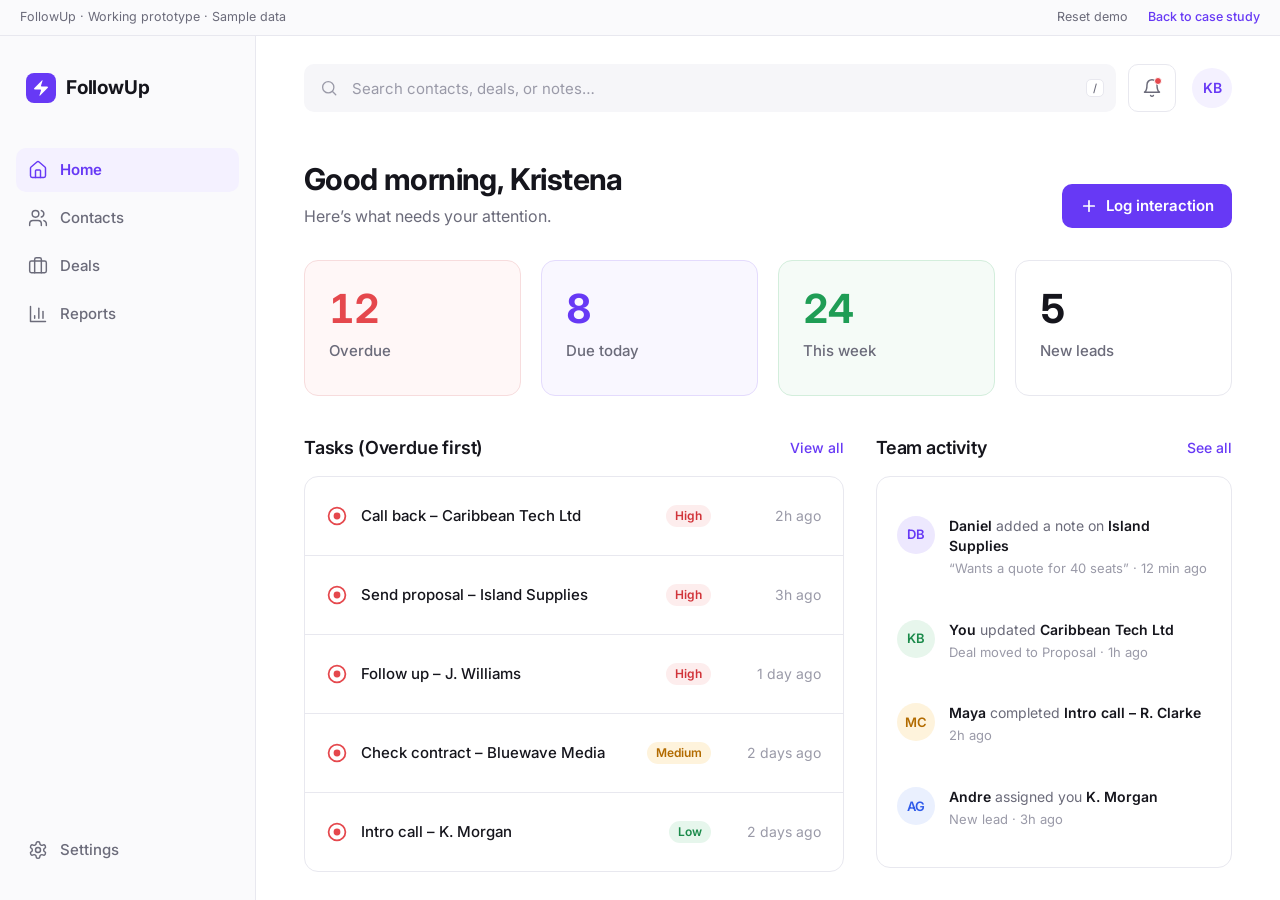
<file: prototypes/followup/index.html>
<!doctype html>
<html lang="en">
<head>
<meta charset="utf-8">
<meta name="viewport" content="width=device-width, initial-scale=1, viewport-fit=cover">
<title>FollowUp prototype · Kristena Bingham</title>
<meta name="description" content="A working prototype of FollowUp, a CRM for small teams, built from the Figma screens. Sample data.">
<meta name="robots" content="noindex">
<meta name="theme-color" content="#FFFFFF">
<link rel="icon" href="data:image/svg+xml,%3Csvg xmlns='http://www.w3.org/2000/svg' viewBox='0 0 24 24'%3E%3Crect width='24' height='24' rx='6' fill='%236739F5'/%3E%3Cg transform='translate(4.56 4.56) scale(.62)'%3E%3Cpath fill='%23fff' d='M4 14a1 1 0 0 1-.78-1.63l9.9-10.2a.5.5 0 0 1 .86.46l-1.92 6.02A1 1 0 0 0 13 10h7a1 1 0 0 1 .78 1.63l-9.9 10.2a.5.5 0 0 1-.86-.46l1.92-6.02A1 1 0 0 0 11 14z'/%3E%3C/g%3E%3C/svg%3E">
<link rel="preconnect" href="https://fonts.googleapis.com">
<link rel="preconnect" href="https://fonts.gstatic.com" crossorigin>
<link rel="stylesheet" href="https://fonts.googleapis.com/css2?family=Inter:wght@400;500;600;700&display=swap">
<link rel="stylesheet" href="/prototypes/followup/app.css">
</head>
<body>
<svg width="0" height="0" style="position:absolute" aria-hidden="true" focusable="false">
  <defs>
    <symbol id="i-home" viewBox="0 0 24 24"><path d="M15 21v-8a1 1 0 0 0-1-1h-4a1 1 0 0 0-1 1v8"/><path d="M3 10a2 2 0 0 1 .709-1.528l7-5.999a2 2 0 0 1 2.582 0l7 5.999A2 2 0 0 1 21 10v9a2 2 0 0 1-2 2H5a2 2 0 0 1-2-2z"/></symbol>
    <symbol id="i-users" viewBox="0 0 24 24"><path d="M16 21v-2a4 4 0 0 0-4-4H6a4 4 0 0 0-4 4v2"/><circle cx="9" cy="7" r="4"/><path d="M22 21v-2a4 4 0 0 0-3-3.87"/><path d="M16 3.13a4 4 0 0 1 0 7.75"/></symbol>
    <symbol id="i-briefcase" viewBox="0 0 24 24"><path d="M16 20V4a2 2 0 0 0-2-2h-4a2 2 0 0 0-2 2v16"/><rect width="20" height="14" x="2" y="6" rx="2"/></symbol>
    <symbol id="i-chart" viewBox="0 0 24 24"><path d="M3 3v18h18"/><path d="M18 17V9"/><path d="M13 17V5"/><path d="M8 17v-3"/></symbol>
    <symbol id="i-settings" viewBox="0 0 24 24"><path d="M12.22 2h-.44a2 2 0 0 0-2 2v.18a2 2 0 0 1-1 1.73l-.43.25a2 2 0 0 1-2 0l-.15-.08a2 2 0 0 0-2.73.73l-.22.38a2 2 0 0 0 .73 2.73l.15.1a2 2 0 0 1 1 1.72v.51a2 2 0 0 1-1 1.74l-.15.09a2 2 0 0 0-.73 2.73l.22.38a2 2 0 0 0 2.73.73l.15-.08a2 2 0 0 1 2 0l.43.25a2 2 0 0 1 1 1.73V20a2 2 0 0 0 2 2h.44a2 2 0 0 0 2-2v-.18a2 2 0 0 1 1-1.73l.43-.25a2 2 0 0 1 2 0l.15.08a2 2 0 0 0 2.73-.73l.22-.39a2 2 0 0 0-.73-2.73l-.15-.08a2 2 0 0 1-1-1.74v-.5a2 2 0 0 1 1-1.74l.15-.09a2 2 0 0 0 .73-2.73l-.22-.38a2 2 0 0 0-2.73-.73l-.15.08a2 2 0 0 1-2 0l-.43-.25a2 2 0 0 1-1-1.73V4a2 2 0 0 0-2-2z"/><circle cx="12" cy="12" r="3"/></symbol>
    <symbol id="i-search" viewBox="0 0 24 24"><circle cx="11" cy="11" r="7.5"/><path d="m21 21-4.3-4.3"/></symbol>
    <symbol id="i-bell" viewBox="0 0 24 24"><path d="M6 8a6 6 0 0 1 12 0c0 7 3 9 3 9H3s3-2 3-9"/><path d="M10.3 21a1.94 1.94 0 0 0 3.4 0"/></symbol>
    <symbol id="i-phone" viewBox="0 0 24 24"><path d="M22 16.92v3a2 2 0 0 1-2.18 2 19.79 19.79 0 0 1-8.63-3.07 19.5 19.5 0 0 1-6-6 19.79 19.79 0 0 1-3.07-8.67A2 2 0 0 1 4.11 2h3a2 2 0 0 1 2 1.72 12.84 12.84 0 0 0 .7 2.81 2 2 0 0 1-.45 2.11L8.09 9.91a16 16 0 0 0 6 6l1.27-1.27a2 2 0 0 1 2.11-.45 12.84 12.84 0 0 0 2.81.7A2 2 0 0 1 22 16.92z"/></symbol>
    <symbol id="i-calendar" viewBox="0 0 24 24"><rect width="18" height="18" x="3" y="4" rx="2"/><path d="M16 2v4M8 2v4M3 10h18"/></symbol>
    <symbol id="i-calendar-plus" viewBox="0 0 24 24"><path d="M8 2v4M16 2v4"/><rect width="18" height="18" x="3" y="4" rx="2"/><path d="M3 10h18M10 16h4M12 14v4"/></symbol>
    <symbol id="i-mail" viewBox="0 0 24 24"><rect width="20" height="16" x="2" y="4" rx="2"/><path d="m22 7-8.97 5.7a1.94 1.94 0 0 1-2.06 0L2 7"/></symbol>
    <symbol id="i-note" viewBox="0 0 24 24"><path d="M15.5 3H5a2 2 0 0 0-2 2v14c0 1.1.9 2 2 2h14a2 2 0 0 0 2-2V8.5L15.5 3Z"/><path d="M15 3v6h6"/></symbol>
    <symbol id="i-file-text" viewBox="0 0 24 24"><path d="M15 2H6a2 2 0 0 0-2 2v16a2 2 0 0 0 2 2h12a2 2 0 0 0 2-2V7Z"/><path d="M14 2v4a2 2 0 0 0 2 2h4"/><path d="M16 13H8M16 17H8M10 9H8"/></symbol>
    <symbol id="i-video" viewBox="0 0 24 24"><path d="m16 13 5.223 3.482a.5.5 0 0 0 .777-.416V7.87a.5.5 0 0 0-.752-.432L16 10.5"/><rect x="2" y="6" width="14" height="12" rx="2"/></symbol>
    <symbol id="i-sparkles" viewBox="0 0 24 24"><path d="M9.937 15.5A2 2 0 0 0 8.5 14.063l-6.135-1.582a.5.5 0 0 1 0-.962L8.5 9.936A2 2 0 0 0 9.937 8.5l1.582-6.135a.5.5 0 0 1 .963 0L14.063 8.5A2 2 0 0 0 15.5 9.937l6.135 1.581a.5.5 0 0 1 0 .964L15.5 14.063a2 2 0 0 0-1.437 1.437l-1.582 6.135a.5.5 0 0 1-.963 0z"/><path d="M20 3v4M22 5h-4"/></symbol>
    <symbol id="i-chevron-right" viewBox="0 0 24 24"><path d="m9 18 6-6-6-6"/></symbol>
    <symbol id="i-chevron-left" viewBox="0 0 24 24"><path d="m15 18-6-6 6-6"/></symbol>
    <symbol id="i-plus" viewBox="0 0 24 24"><path d="M5 12h14M12 5v14"/></symbol>
    <symbol id="i-user" viewBox="0 0 24 24"><path d="M19 21v-2a4 4 0 0 0-4-4H9a4 4 0 0 0-4 4v2"/><circle cx="12" cy="7" r="4"/></symbol>
    <symbol id="i-send" viewBox="0 0 24 24"><path d="m22 2-7 20-4-9-9-4Z"/><path d="M22 2 11 13"/></symbol>
    <symbol id="i-circle-minus" viewBox="0 0 24 24"><circle cx="12" cy="12" r="9.5"/><path d="M8 12h8"/></symbol>
    <symbol id="i-more" viewBox="0 0 24 24"><circle cx="5" cy="12" r="1"/><circle cx="12" cy="12" r="1"/><circle cx="19" cy="12" r="1"/></symbol>
    <symbol id="i-menu" viewBox="0 0 24 24"><path d="M4 7h16M4 12h16M4 17h16"/></symbol>
    <symbol id="i-close" viewBox="0 0 24 24"><path d="M6 6l12 12M18 6L6 18"/></symbol>
    <symbol id="i-check" viewBox="0 0 24 24"><path d="M5 12.5l4.5 4.5L19 7.5"/></symbol>
  </defs>
</svg>

<div class="strip">
  <p class="strip-l"><span class="lg">FollowUp · Working prototype · Sample data</span><span class="sm">Prototype · Sample data</span></p>
  <p class="strip-r"><button type="button" class="textbtn" data-act="reset"><span class="lg">Reset demo</span><span class="sm">Reset</span></button><a href="/followup"><span class="lg">Back to case study</span><span class="sm">Case study</span></a></p>
</div>

<div class="app" id="app">
  <header class="mtop">
    <p class="logo"><svg class="logo-mark" width="28" height="28" viewBox="0 0 30 30" aria-hidden="true" focusable="false"><rect width="30" height="30" rx="8" fill="#6739F5"/><g transform="translate(5.7 5.7) scale(.775)"><path fill="#fff" d="M4 14a1 1 0 0 1-.78-1.63l9.9-10.2a.5.5 0 0 1 .86.46l-1.92 6.02A1 1 0 0 0 13 10h7a1 1 0 0 1 .78 1.63l-9.9 10.2a.5.5 0 0 1-.86-.46l1.92-6.02A1 1 0 0 0 11 14z"/></g></svg><span>FollowUp</span></p>
    <button type="button" class="menubtn" data-act="menu" aria-expanded="false" aria-controls="side"><svg class="ic" aria-hidden="true"><use href="#i-menu"/></svg><span data-menu-label>Home</span></button>
  </header>

  <nav class="side" id="side" aria-label="FollowUp">
    <div class="side-top">
      <p class="logo"><svg class="logo-mark" width="30" height="30" viewBox="0 0 30 30" aria-hidden="true" focusable="false"><rect width="30" height="30" rx="8" fill="#6739F5"/><g transform="translate(5.7 5.7) scale(.775)"><path fill="#fff" d="M4 14a1 1 0 0 1-.78-1.63l9.9-10.2a.5.5 0 0 1 .86.46l-1.92 6.02A1 1 0 0 0 13 10h7a1 1 0 0 1 .78 1.63l-9.9 10.2a.5.5 0 0 1-.86-.46l1.92-6.02A1 1 0 0 0 11 14z"/></g></svg><span>FollowUp</span></p>
      <button type="button" class="side-close" data-act="menu" aria-label="Close menu"><svg class="ic" aria-hidden="true"><use href="#i-close"/></svg></button>
    </div>
    <ul class="nav">
      <li><button type="button" data-nav="home"><svg class="ic" aria-hidden="true"><use href="#i-home"/></svg><span>Home</span></button></li>
      <li><button type="button" data-nav="contacts"><svg class="ic" aria-hidden="true"><use href="#i-users"/></svg><span>Contacts</span></button></li>
      <li><button type="button" data-nav="deals"><svg class="ic" aria-hidden="true"><use href="#i-briefcase"/></svg><span>Deals</span></button></li>
      <li><button type="button" data-nav="reports"><svg class="ic" aria-hidden="true"><use href="#i-chart"/></svg><span>Reports</span></button></li>
    </ul>
    <button type="button" class="nav-settings" data-nav="settings"><svg class="ic" aria-hidden="true"><use href="#i-settings"/></svg><span>Settings</span></button>
  </nav>

  <main class="main" id="main">
    <div class="top">
      <div class="search" id="search">
        <svg class="ic" aria-hidden="true"><use href="#i-search"/></svg>
        <input id="q" type="search" placeholder="Search contacts, deals, or notes…" aria-label="Search contacts, deals, or notes" autocomplete="off" spellcheck="false" role="combobox" aria-expanded="false" aria-controls="qResults" aria-autocomplete="list">
        <kbd class="search-k" aria-hidden="true">/</kbd>
        <div class="qres" id="qResults" role="listbox" aria-label="Search results" hidden></div>
      </div>
      <button type="button" class="iconbtn" data-act="bell" aria-label="Reminders" aria-haspopup="true" aria-expanded="false"><svg class="ic" aria-hidden="true"><use href="#i-bell"/></svg><span class="bell-dot" hidden></span></button>
      <span class="me" role="img" aria-label="Signed in as Kristena Bingham">KB</span>
    </div>
    <div class="view" id="view" tabindex="-1"></div>
  </main>

  <div class="scrim" data-act="panel-close" aria-hidden="true"></div>
  <aside class="panel" id="panel" aria-label="Contact details" tabindex="-1"></aside>
</div>

<dialog class="dlg dlg-log" id="logDlg" aria-labelledby="logTitle">
  <form class="log" id="logForm" novalidate>
    <button type="button" class="log-cancel" data-act="log-cancel">Cancel</button>
    <h2 class="log-title" id="logTitle">Log interaction</h2>
    <label class="sr-only" for="logInput">What happened?</label>
    <textarea class="log-input" id="logInput" rows="4" spellcheck="true" autocomplete="off" autocapitalize="sentences" aria-describedby="logHint" placeholder="Spoke with Dane about the new pricing. Send him a proposal and follow up next week."></textarea>
    <div class="log-types" role="radiogroup" aria-label="Interaction type" id="logTypes"></div>
    <p class="log-ai"><svg class="ic" aria-hidden="true"><use href="#i-sparkles"/></svg><span>AI will extract:</span></p>
    <div class="log-fields" id="logFields" aria-live="polite"></div>
    <div class="log-also" id="logAlso"></div>
    <button type="submit" class="btn-primary log-save">Save to CRM</button>
    <p class="log-hint" id="logHint">Enter to save · Shift+Enter for a new line · Esc to cancel</p>
  </form>
</dialog>

<dialog class="dlg dlg-contact" id="contactDlg" aria-labelledby="contactTitle">
  <form class="cform" id="contactForm" novalidate>
    <button type="button" class="log-cancel" data-act="contact-cancel">Cancel</button>
    <h2 class="log-title" id="contactTitle">New contact</h2>
    <div class="cform-body">
      <label class="fld"><span>Company</span><input name="org" type="text" autocomplete="off" required placeholder="Harbour Fitness"></label>
      <p class="err" id="contactErr" hidden>Add a company or a name to continue.</p>
      <div class="fld-2">
        <label class="fld"><span>Contact name</span><input name="person" type="text" autocomplete="off" placeholder="Omari Pottinger"></label>
        <label class="fld"><span>Title</span><input name="title" type="text" autocomplete="off" placeholder="Owner"></label>
      </div>
      <div class="fld-2">
        <label class="fld"><span>Industry</span><input name="industry" type="text" autocomplete="off" placeholder="Fitness"></label>
        <label class="fld"><span>Area</span><input name="area" type="text" autocomplete="off" list="areas" placeholder="Half Way Tree"></label>
      </div>
      <div class="fld-2">
        <label class="fld"><span>Phone</span><input name="phone" type="tel" autocomplete="off" inputmode="tel" placeholder="876-555-0142"></label>
        <label class="fld"><span>Website</span><input name="website" type="text" autocomplete="off" placeholder="harbourfitness.com"></label>
      </div>
      <div class="fld-2">
        <label class="fld"><span>Owner</span><select name="owner"><option value="you">You</option><option value="daniel">Daniel Brooks</option><option value="maya">Maya Chen</option><option value="andre">Andre Grant</option></select></label>
        <label class="fld"><span>Priority</span><select name="priority"><option>High</option><option selected>Medium</option><option>Low</option></select></label>
      </div>
      <datalist id="areas"></datalist>
    </div>
    <button type="submit" class="btn-primary log-save" id="contactSave">Add contact</button>
  </form>
</dialog>

<div class="toast" id="toast" role="status" aria-live="polite"></div>

<script src="/prototypes/followup/data.js"></script>
<script src="/prototypes/followup/app.js"></script>
</body>
</html>
</file>
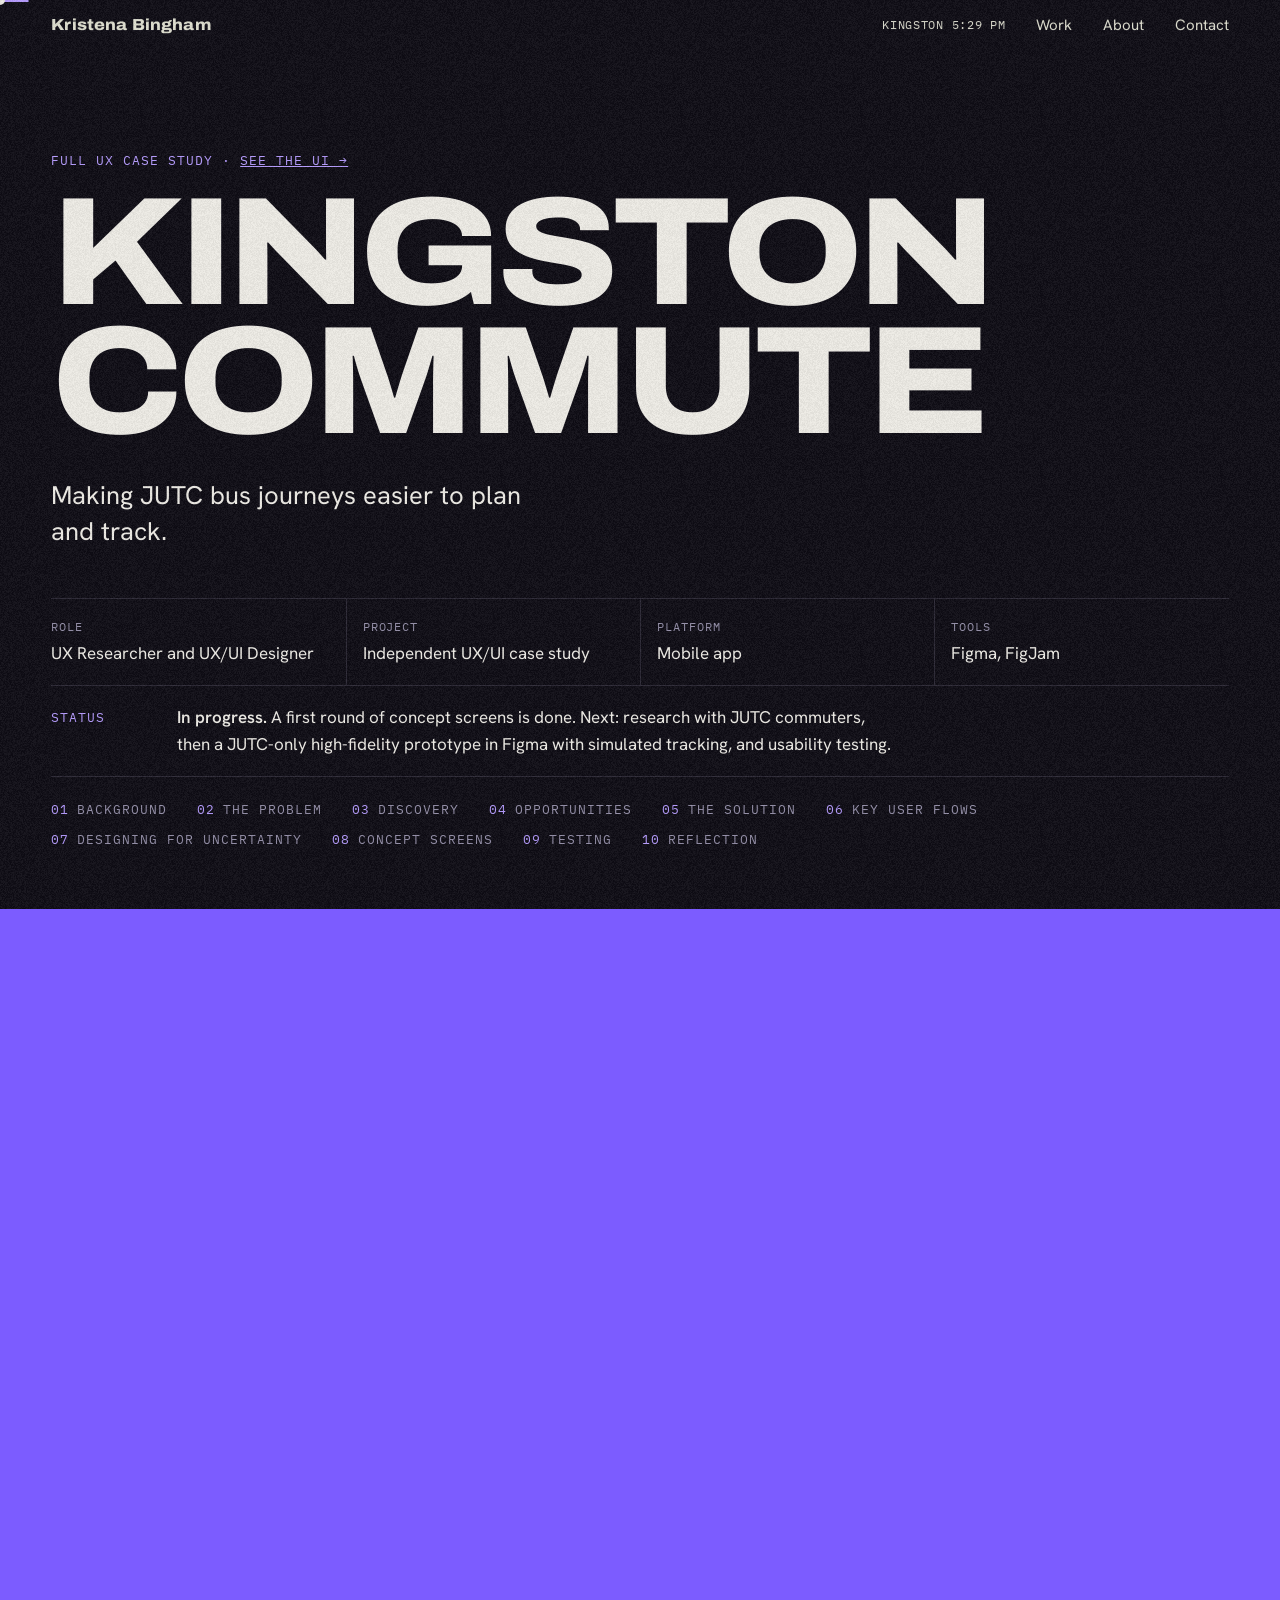
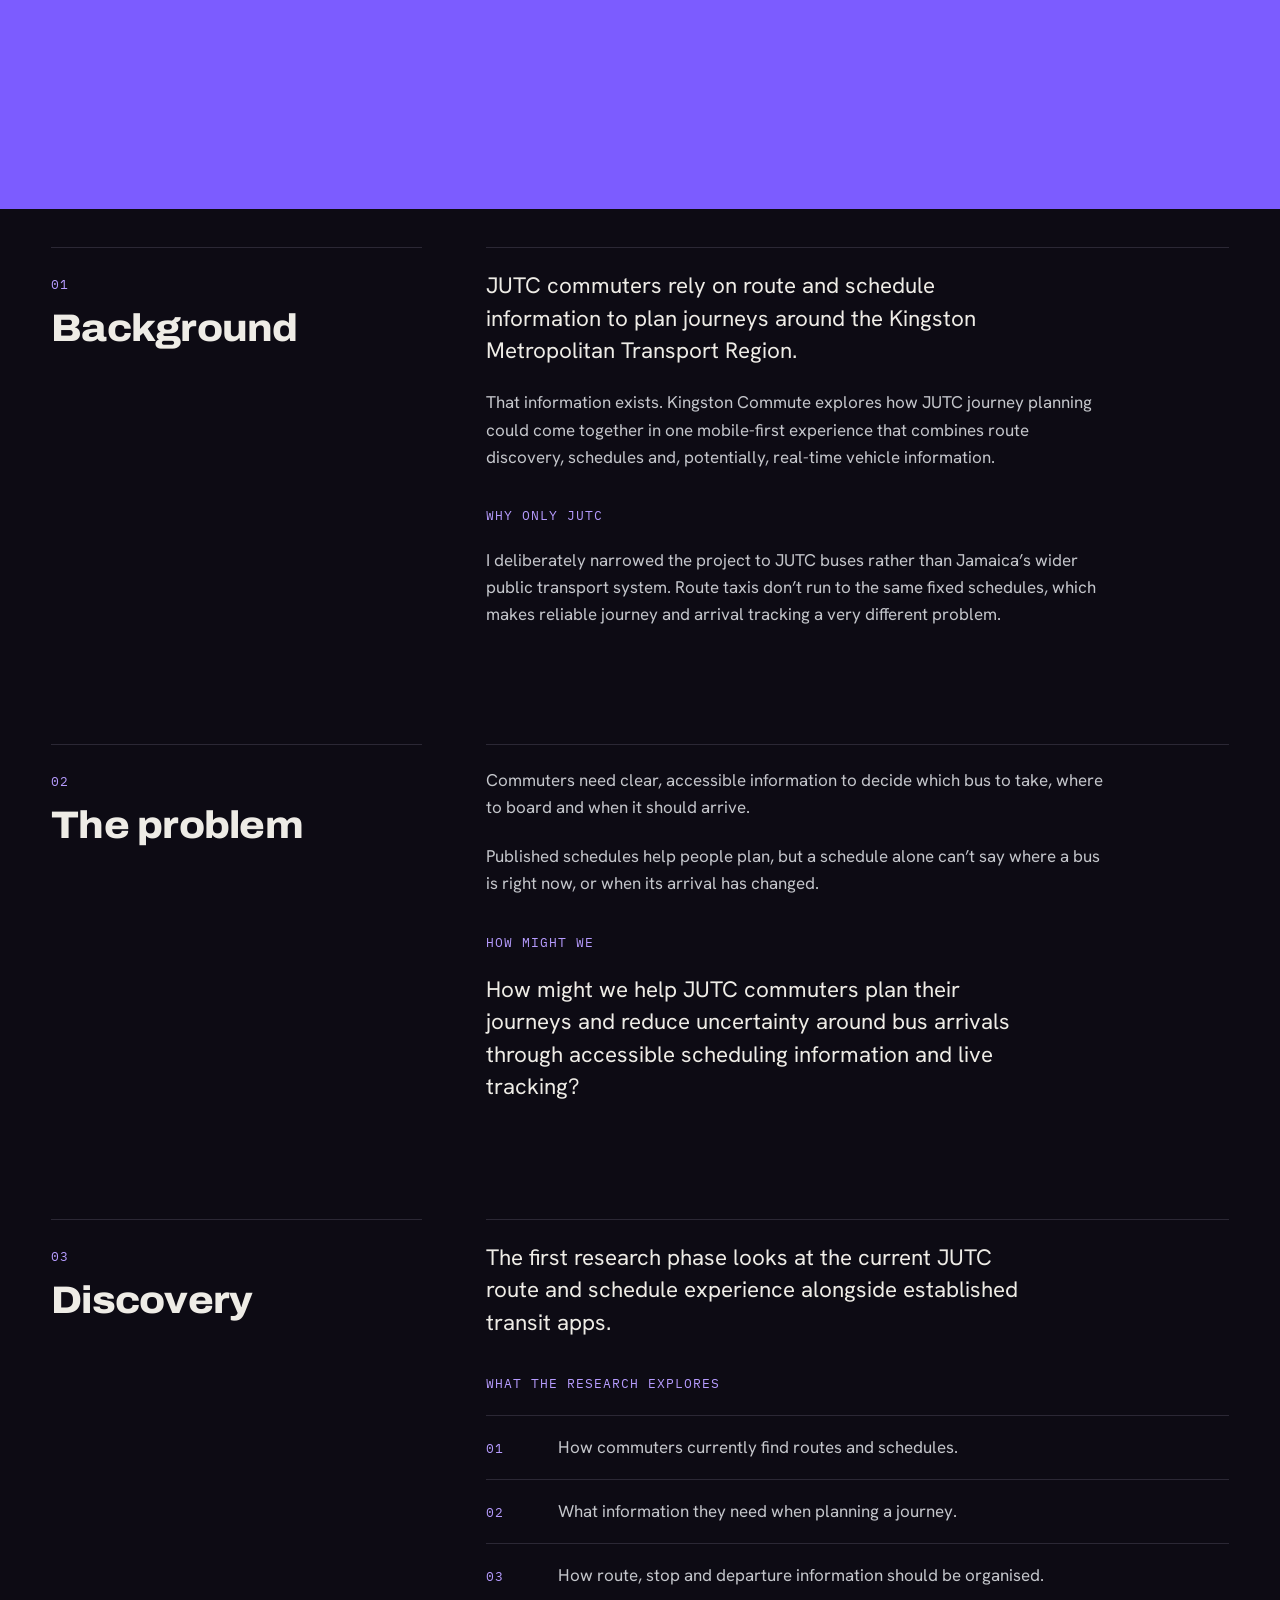
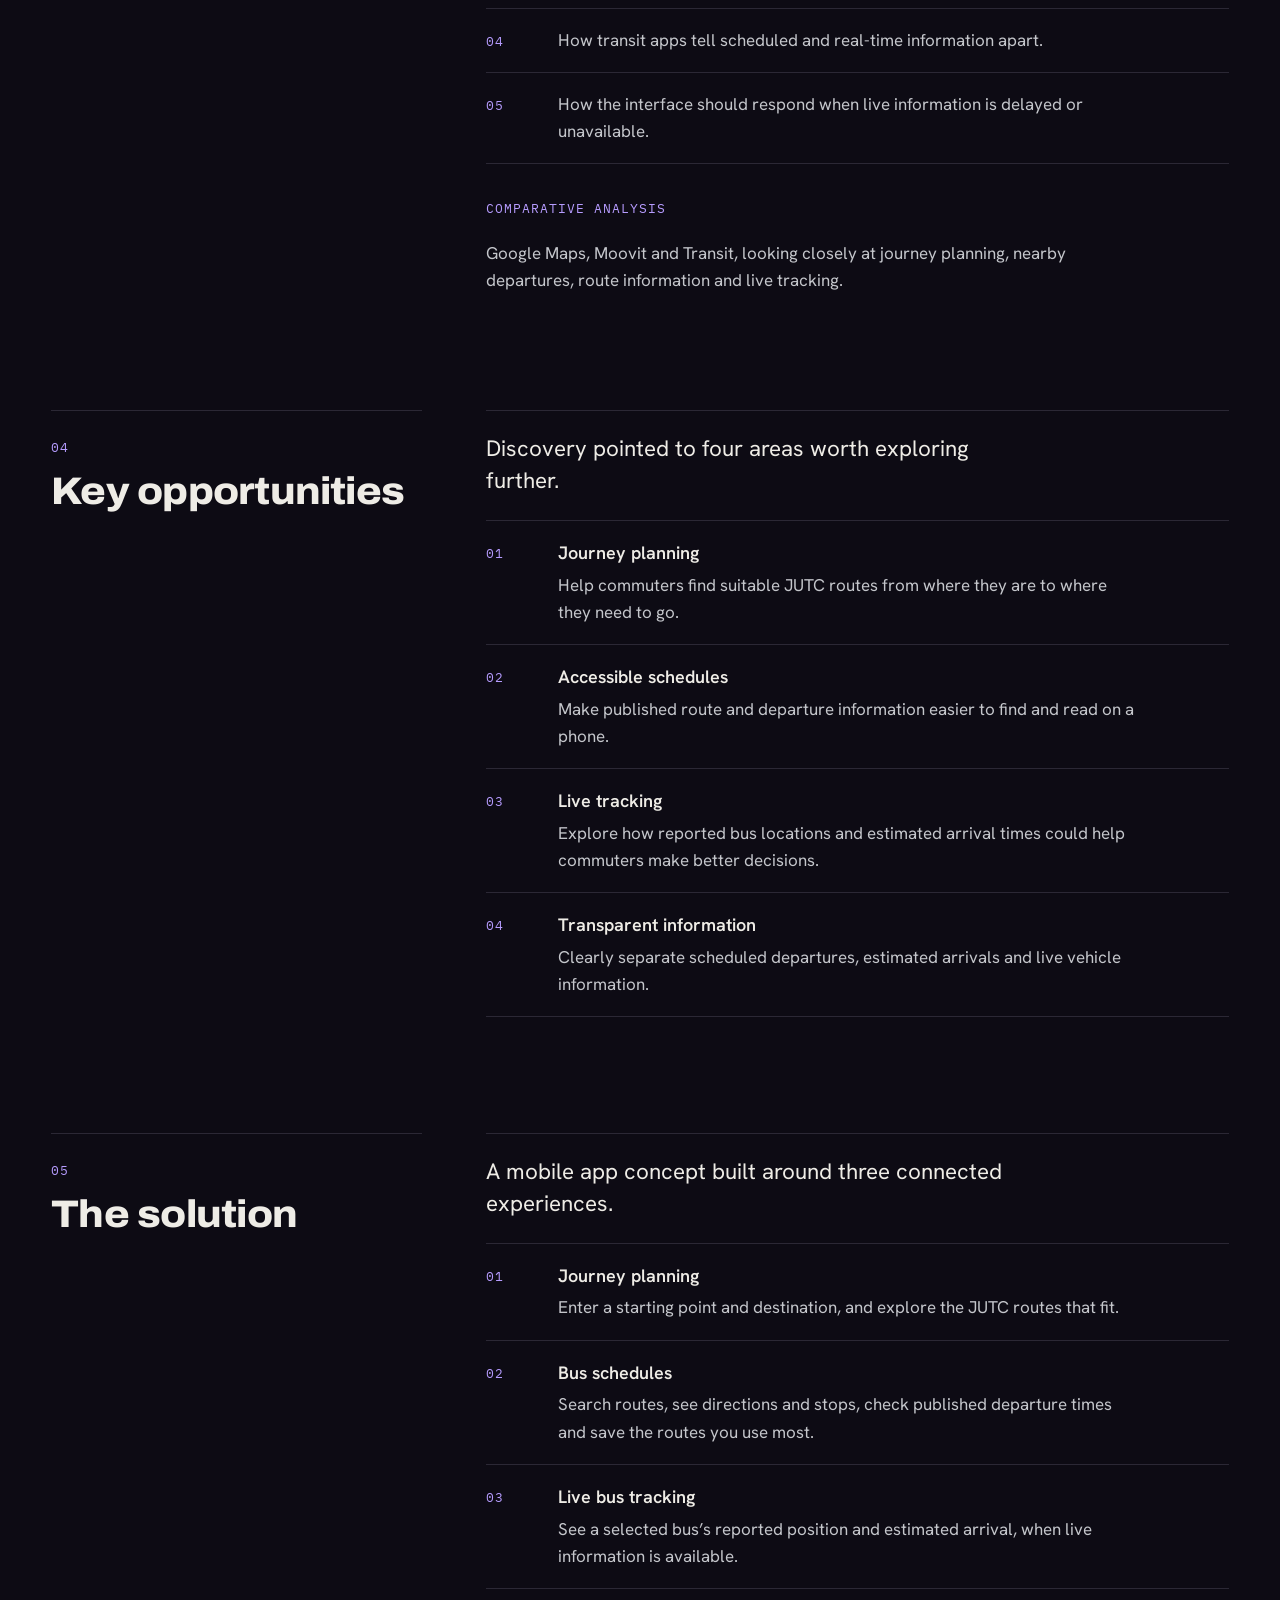
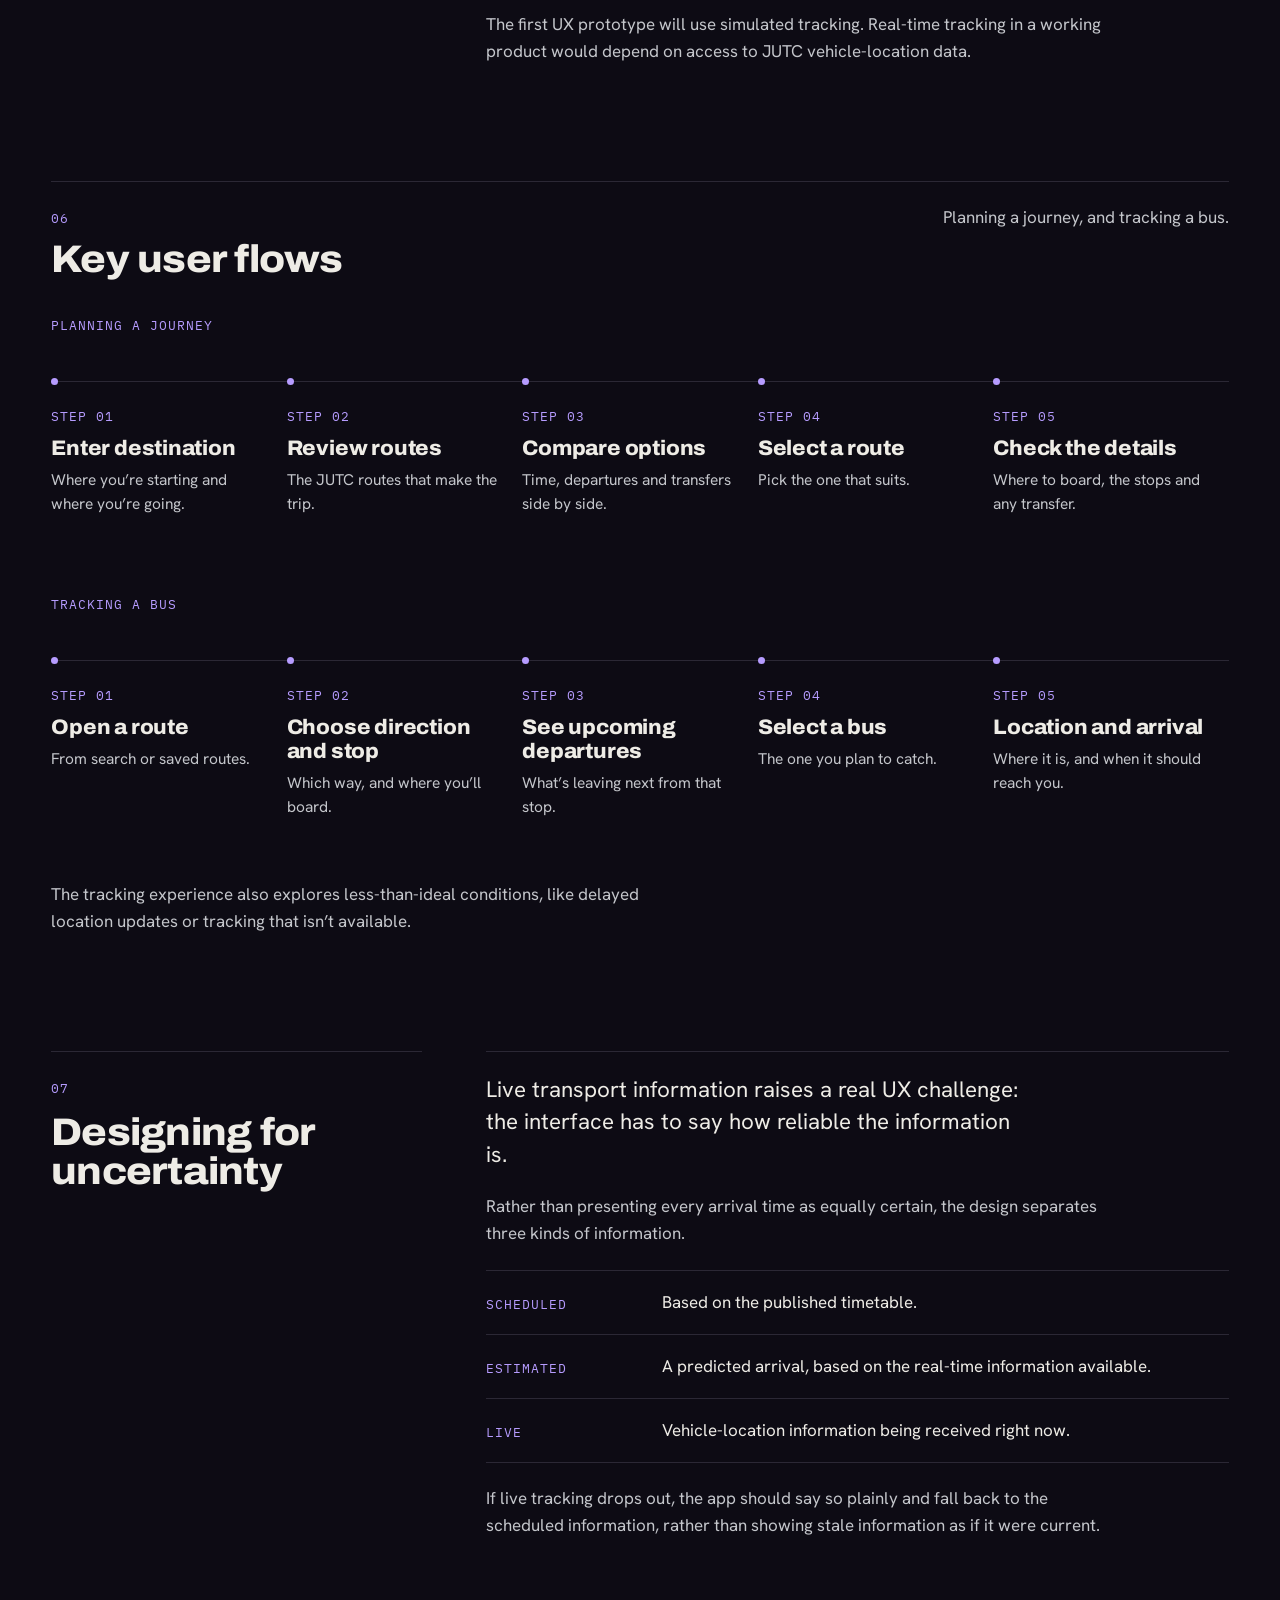
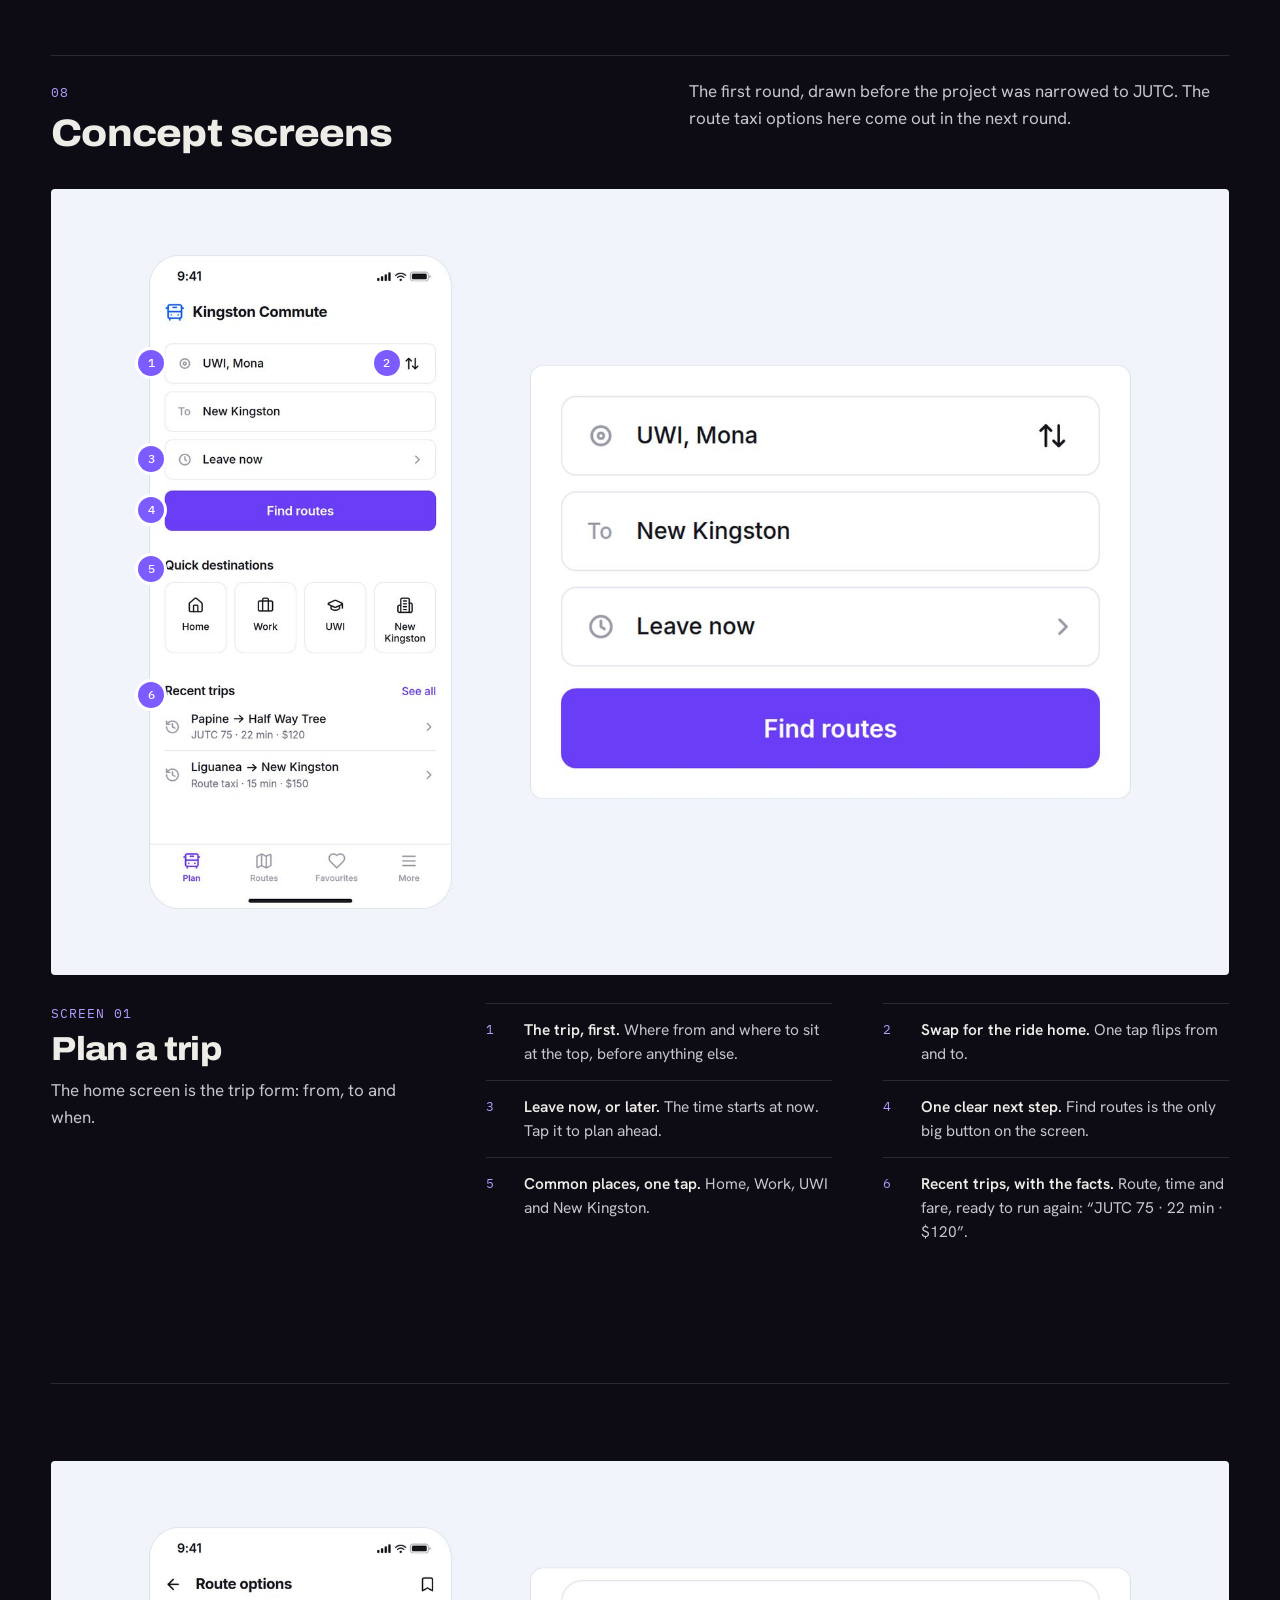
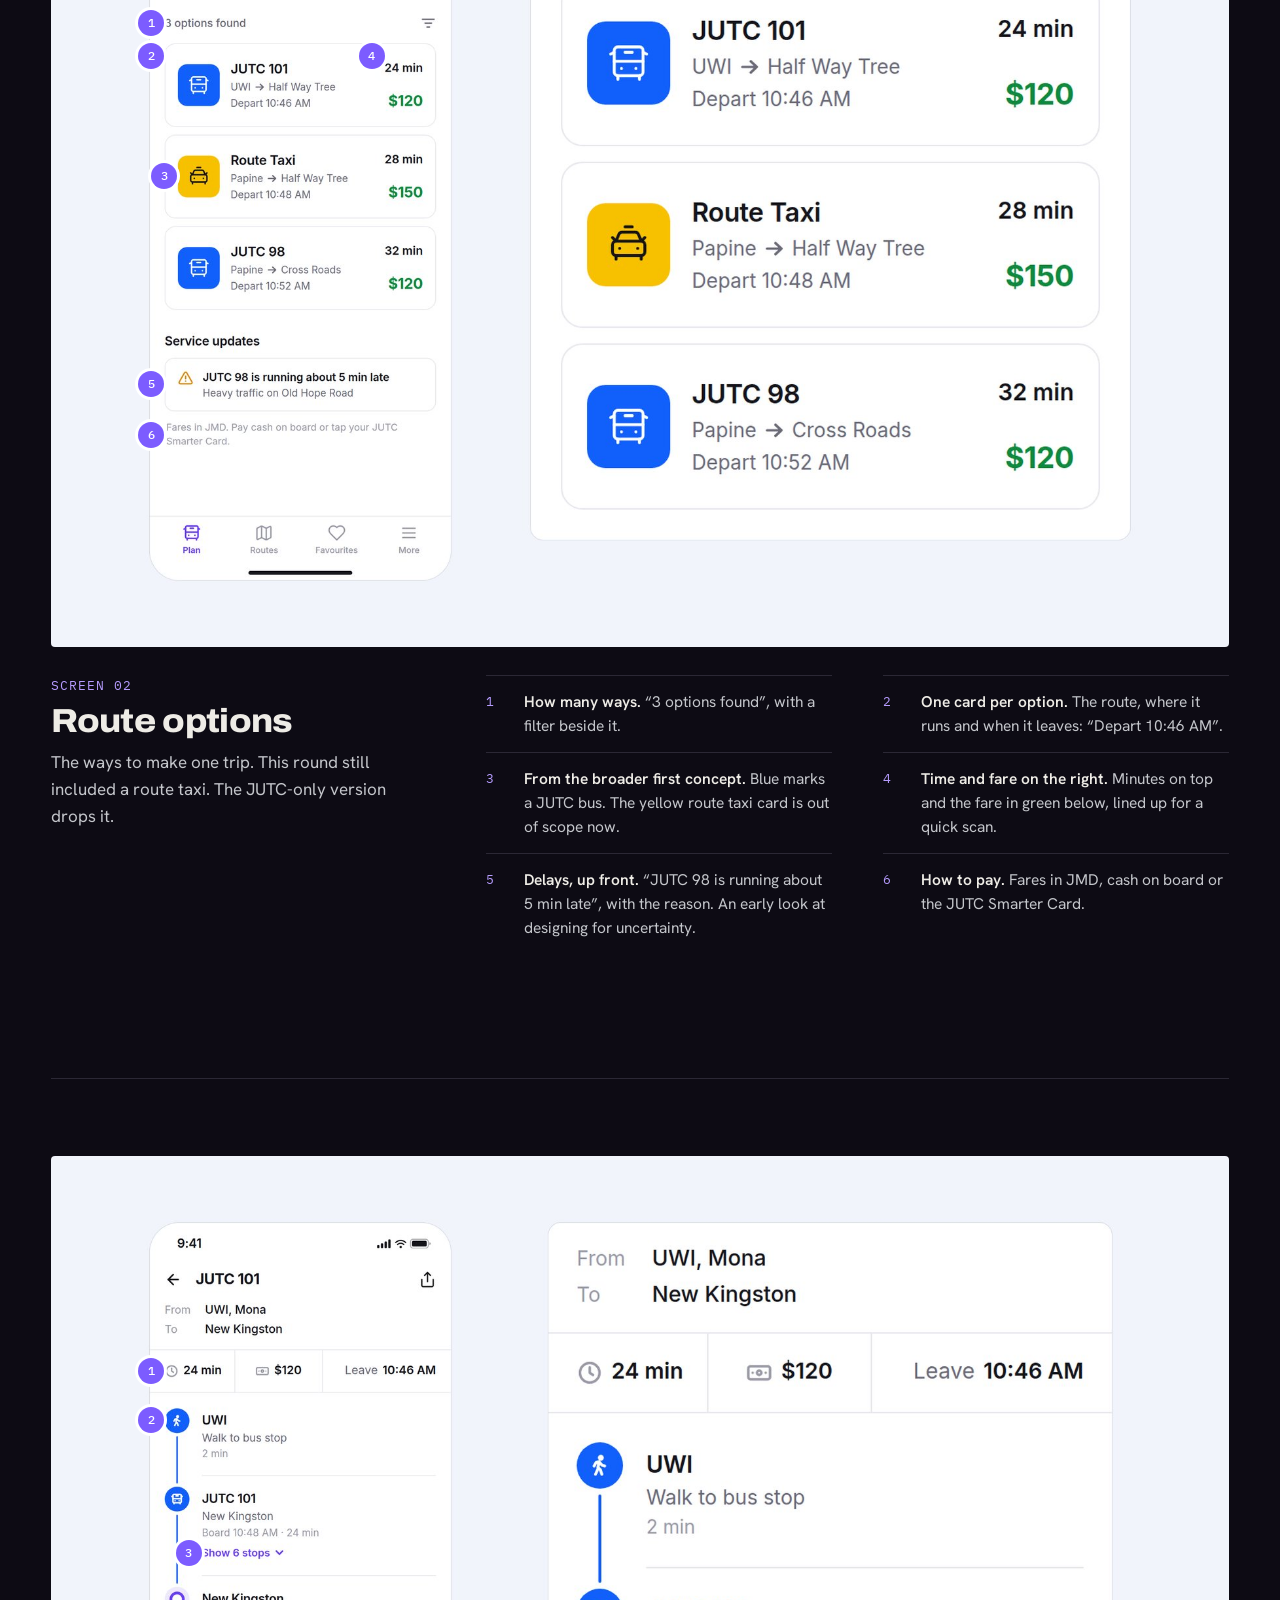
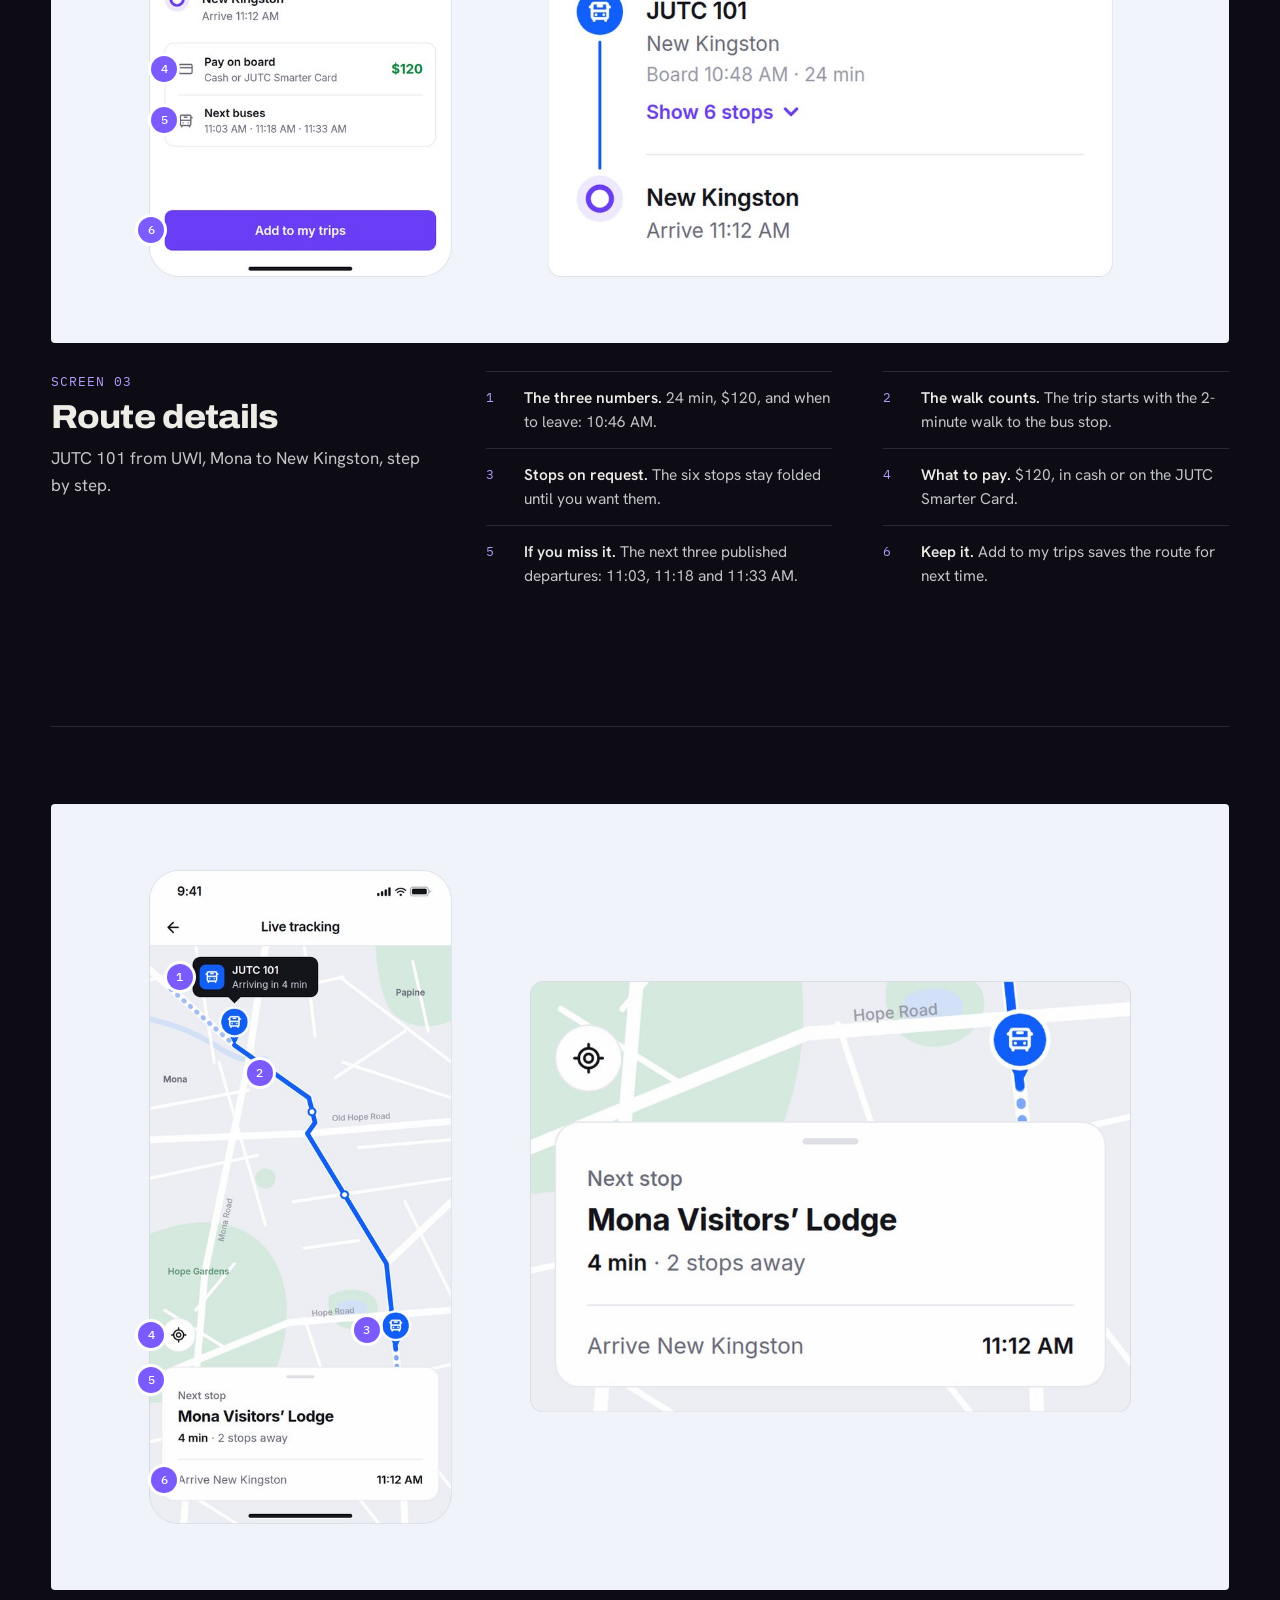
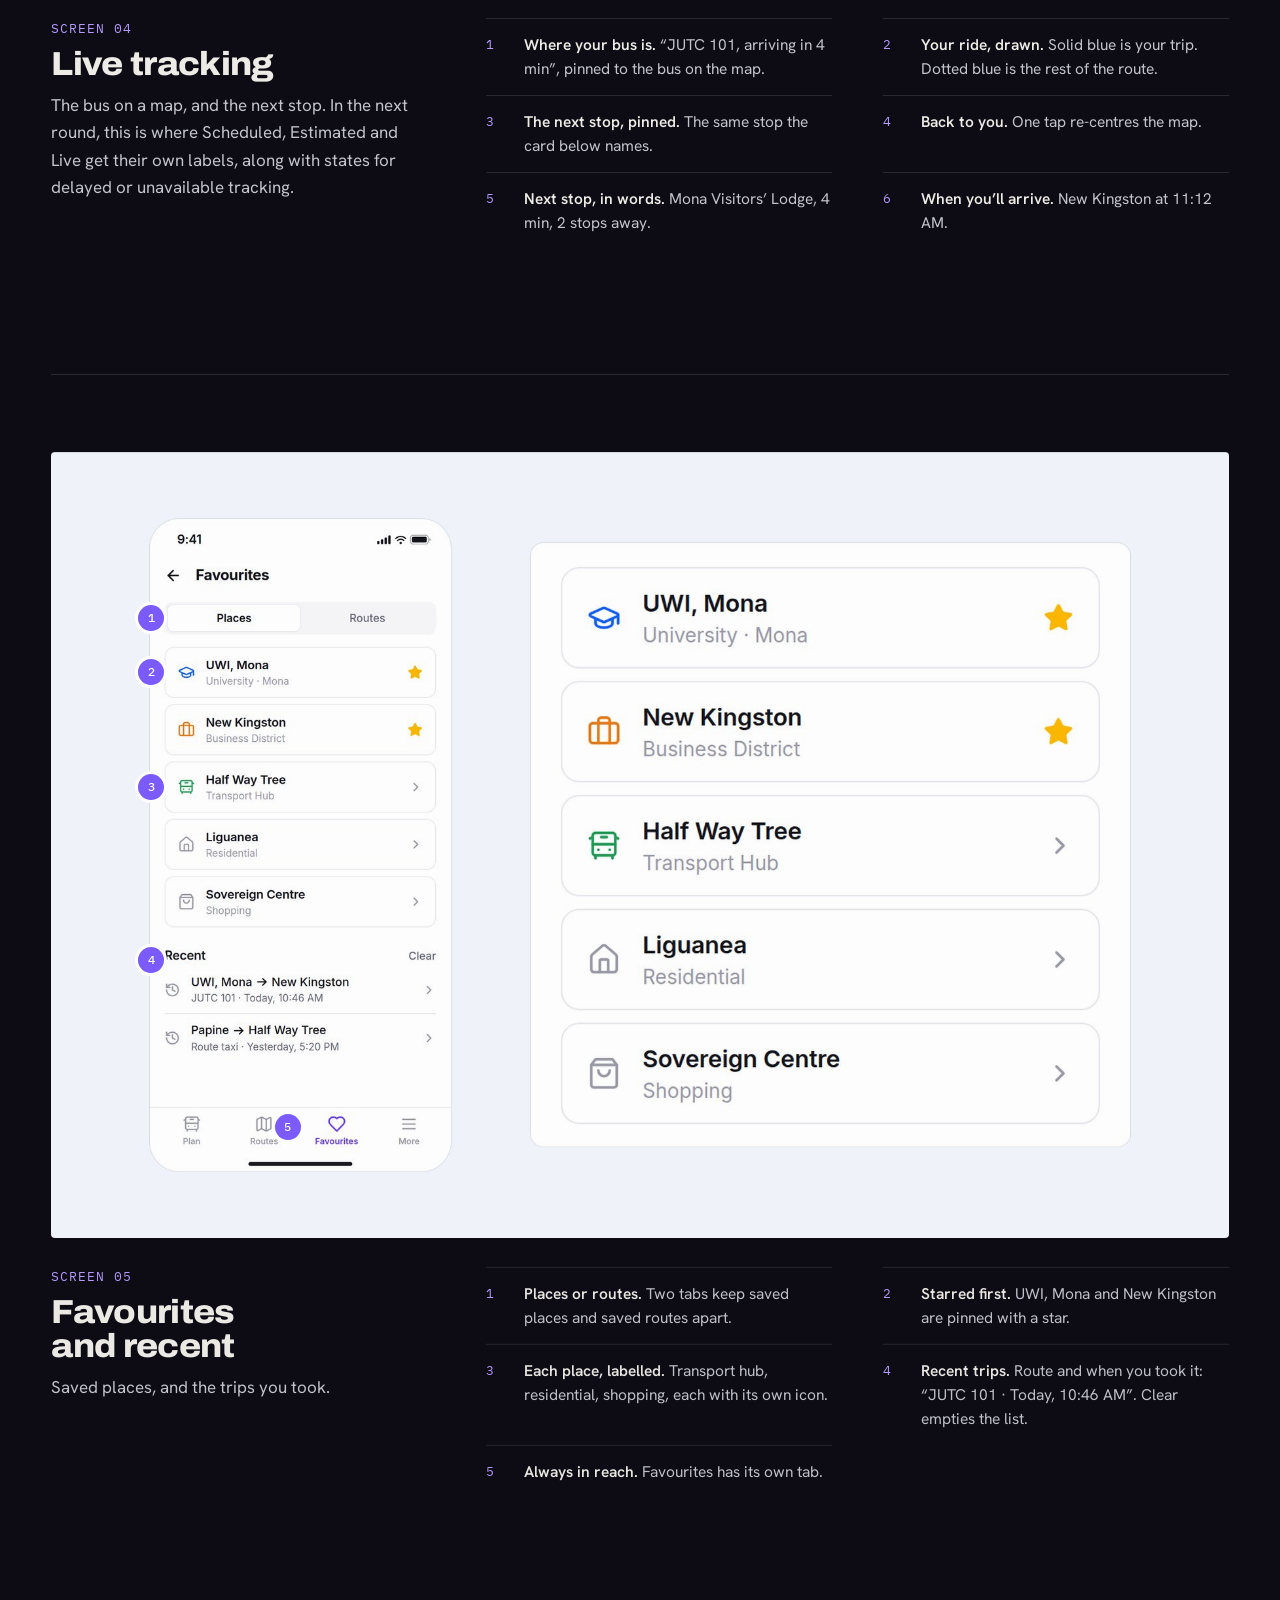
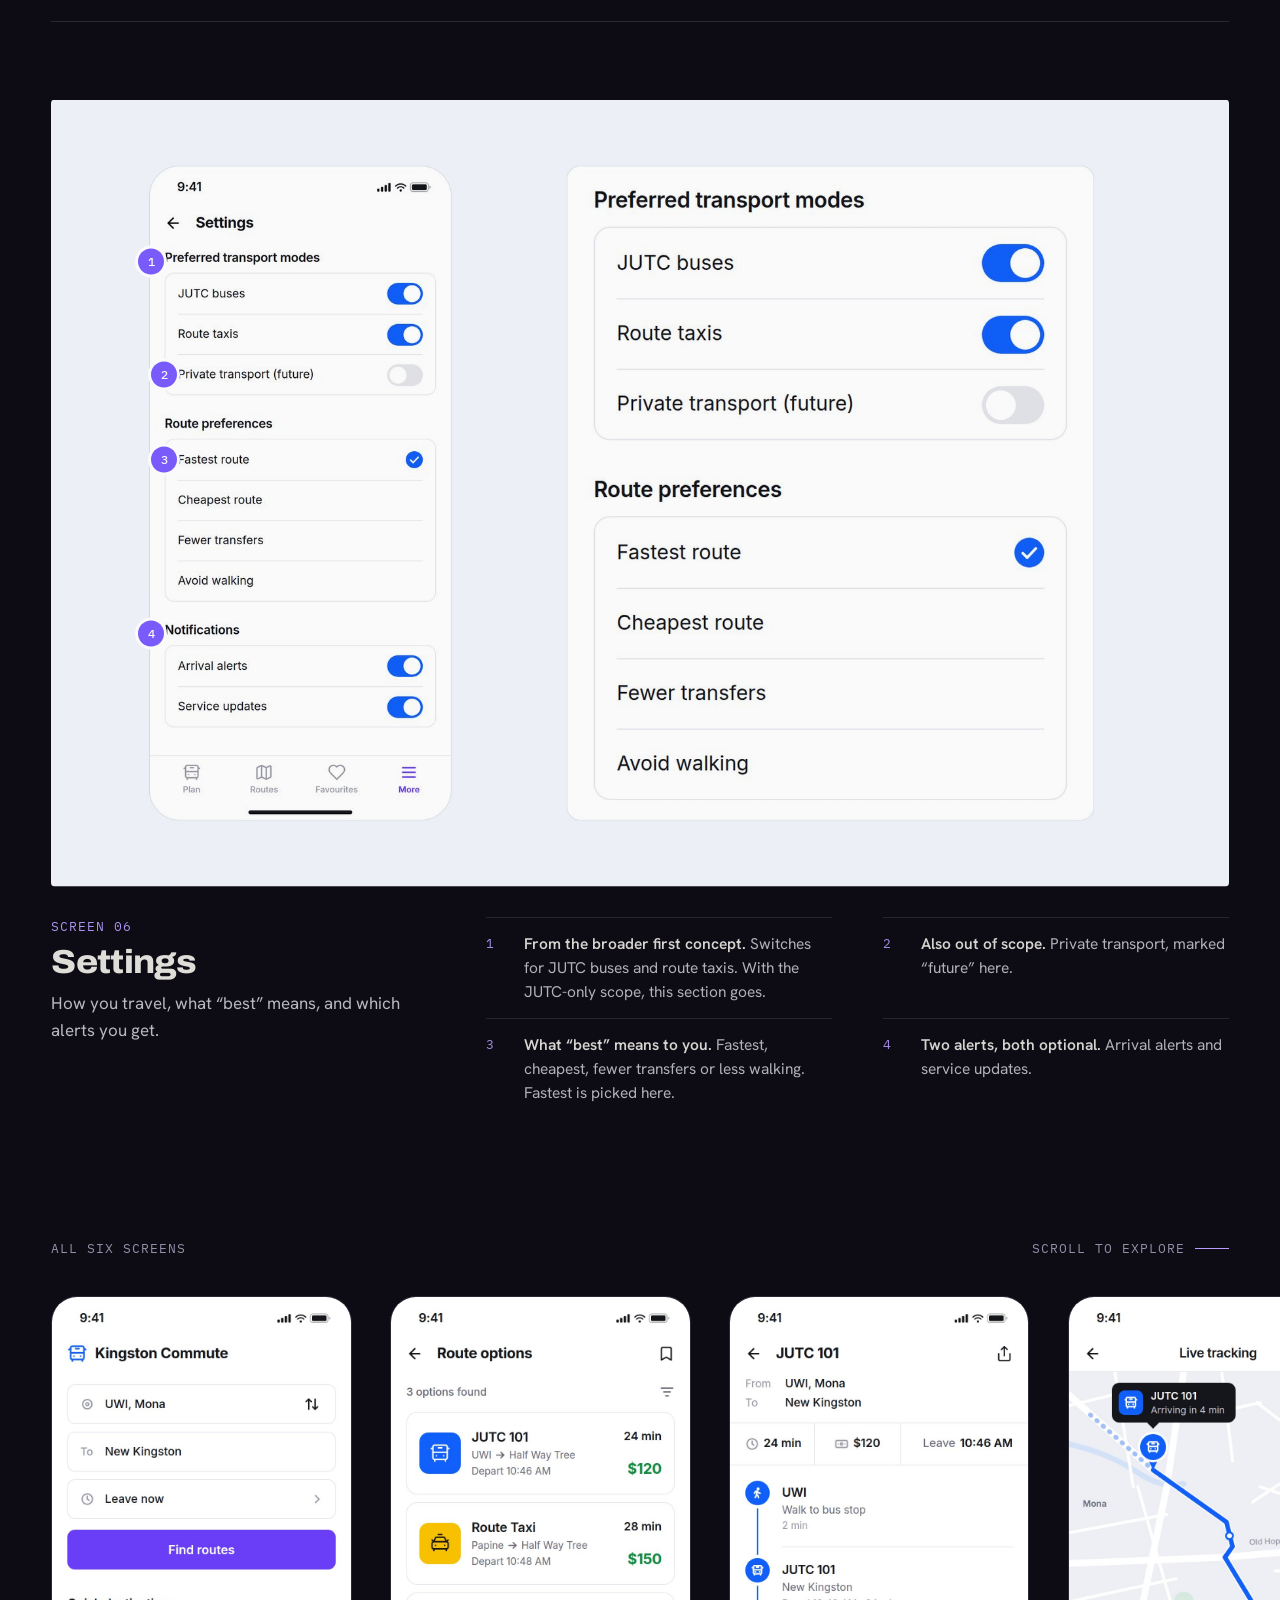
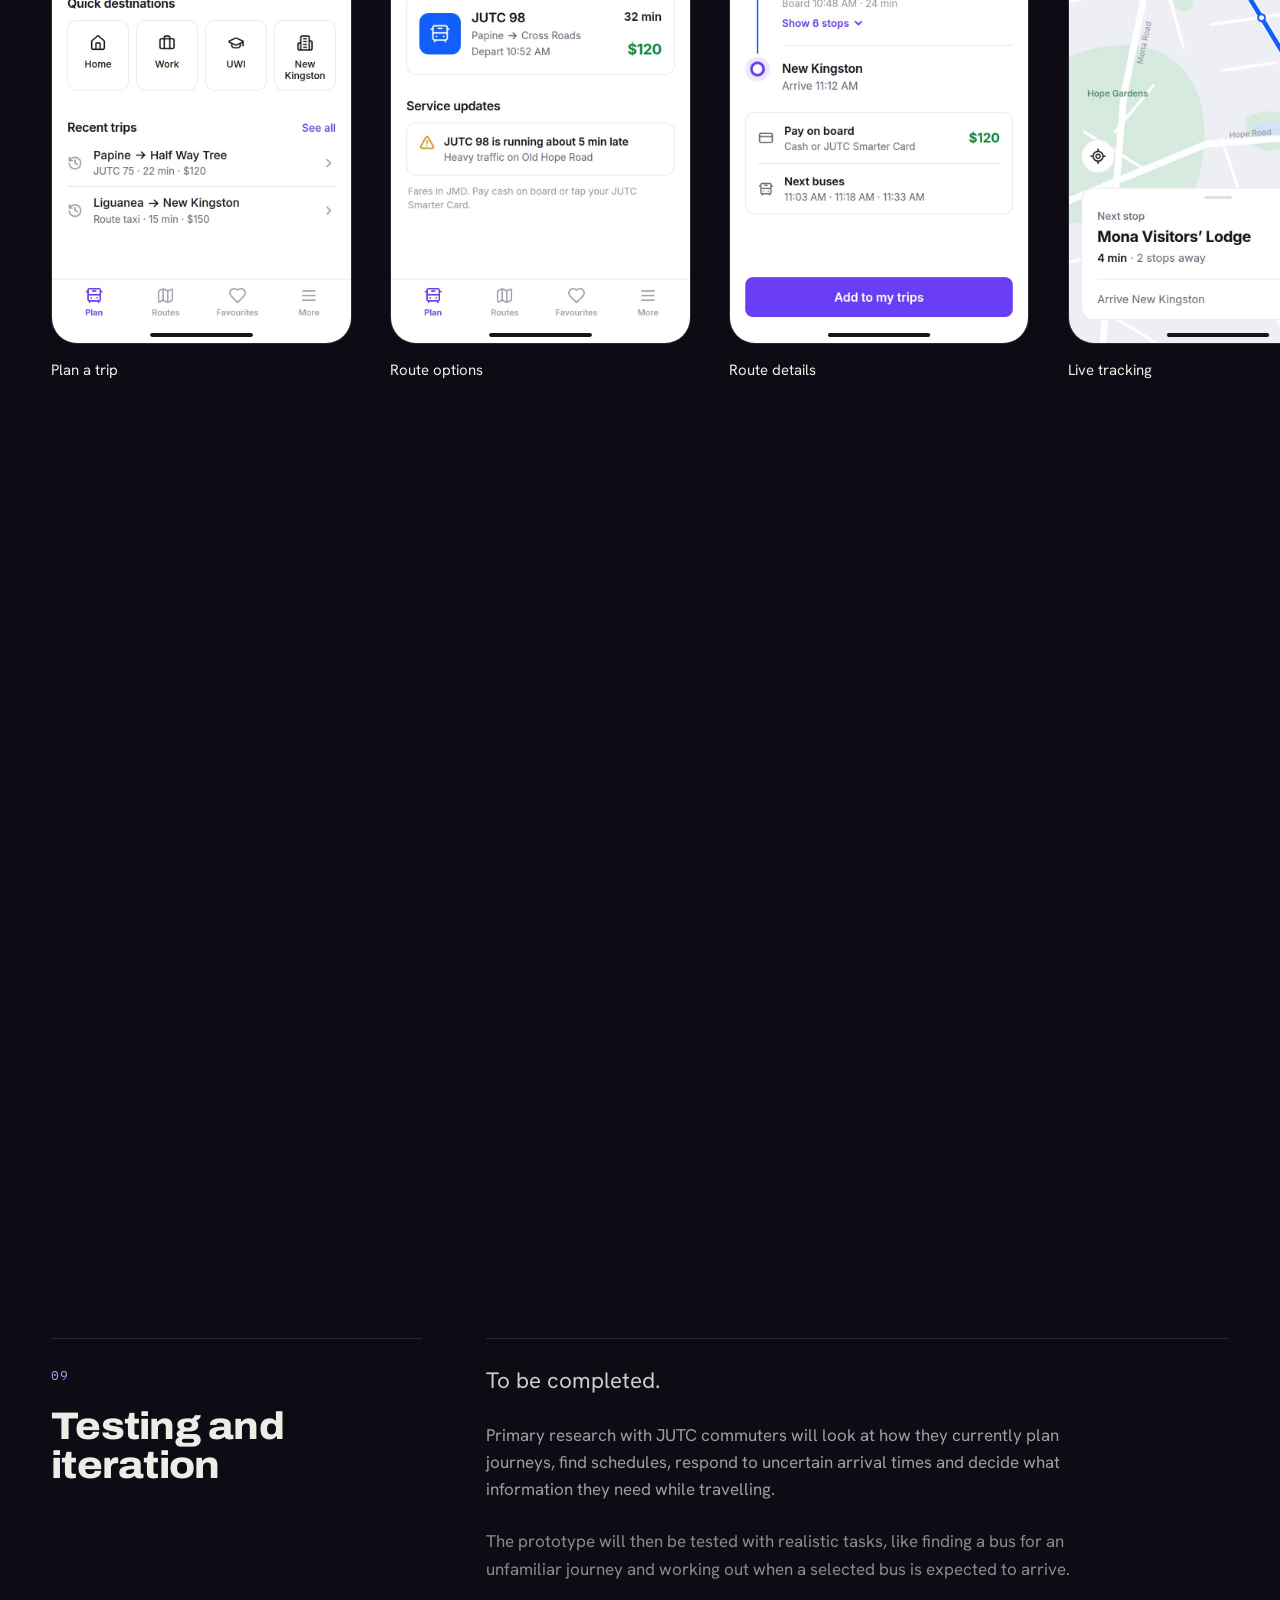
<file: commute-process.html>
<!doctype html>
<html lang="en">
<head>
<meta charset="utf-8">
<meta name="viewport" content="width=device-width, initial-scale=1, viewport-fit=cover">
<title>Kingston Commute · Kristena Bingham</title>
<meta name="description" content="Making JUTC bus journeys easier to plan and track: a UX case study on journey planning, schedules and honest live tracking.">
<meta name="theme-color" content="#0D0B14">
<meta property="og:title" content="Kingston Commute · Kristena Bingham">
<meta property="og:description" content="Making JUTC bus journeys easier to plan and track: a UX case study on journey planning, schedules and honest live tracking.">
<meta property="og:type" content="website">
<meta property="og:url" content="https://kristena-bingham.vercel.app/commute-process">
<meta property="og:image" content="https://kristena-bingham.vercel.app/assets/images/commute/flow.jpg">
<meta name="twitter:card" content="summary_large_image">
<link rel="icon" href="data:image/svg+xml,%3Csvg xmlns='http://www.w3.org/2000/svg' viewBox='0 0 32 32'%3E%3Crect width='32' height='32' rx='7' fill='%237C5CFF'/%3E%3Ctext x='16' y='22' font-family='Arial' font-weight='900' font-size='15' text-anchor='middle' fill='white'%3EKB%3C/text%3E%3C/svg%3E">
<link rel="preconnect" href="https://fonts.googleapis.com">
<link rel="preconnect" href="https://fonts.gstatic.com" crossorigin>
<link rel="stylesheet" href="https://fonts.googleapis.com/css2?family=Archivo:wdth,wght@62..125,100..900&family=Hanken+Grotesk:wght@400;500;600&family=IBM+Plex+Mono:wght@400;500&display=swap">
<link rel="stylesheet" href="/assets/css/site.css?v=452b62cb">
<script>document.documentElement.classList.add('js');setTimeout(function(){if(!window.__kbReady)document.documentElement.classList.remove('js')},3500);</script>
</head>
<body>
<div class="grain" aria-hidden="true"></div>
<div class="progress" aria-hidden="true"></div>
<div class="curtain" aria-hidden="true"></div>
<div class="cursor" aria-hidden="true"><span></span></div>
<header class="nav">
  <a class="brand" href="/" data-transition data-color="#7C5CFF">Kristena Bingham</a>
  <nav class="links" aria-label="Sections">
    <span class="clock" data-clock>Kingston</span>
    <a class="ul" href="/#work" data-transition data-color="#7C5CFF">Work</a>
    <a class="ul" href="/#about" data-transition data-color="#7C5CFF">About</a>
    <a class="ul" href="/#contact" data-transition data-color="#7C5CFF">Contact</a>
  </nav>
</header>
<main id="top">
<section class="case-hero wrap">
  <p class="mono reveal-up">Full UX case study · <a href="/commute" style="color:inherit">See the UI →</a></p>
  <h1 data-lines>Kingston Commute</h1>
  <p class="lede reveal-up">Making JUTC bus journeys easier to plan and track.</p>
  <dl class="facts reveal-up"><div><dt>Role</dt><dd>UX Researcher and UX/UI Designer</dd></div><div><dt>Project</dt><dd>Independent UX/UI case study</dd></div><div><dt>Platform</dt><dd>Mobile app</dd></div><div><dt>Tools</dt><dd>Figma, FigJam</dd></div></dl>
  <div class="status reveal-up"><span class="mono">Status</span><p><b>In progress.</b> A first round of concept screens is done. Next: research with JUTC commuters, then a JUTC-only high-fidelity prototype in Figma with simulated tracking, and usability testing.</p></div>
  <nav class="toc reveal-up" aria-label="On this page"><a href="#background"><span>01</span>Background</a><a href="#problem"><span>02</span>The problem</a><a href="#discovery"><span>03</span>Discovery</a><a href="#opportunities"><span>04</span>Opportunities</a><a href="#solution"><span>05</span>The solution</a><a href="#flows"><span>06</span>Key user flows</a><a href="#uncertainty"><span>07</span>Designing for uncertainty</a><a href="#screens"><span>08</span>Concept screens</a><a href="#testing"><span>09</span>Testing</a><a href="#reflection"><span>10</span>Reflection</a></nav>
  <div class="cover clip"><img src="/assets/images/commute/flow.jpg" alt="Three concept phone screens: planning a trip, route options and live tracking of a JUTC bus" width="1800" height="1202"></div>
</section>
<section class="chapter wrap" id="background"><header><span class="mono">01</span><h2 data-lines-scroll>Background</h2></header><div class="body"><p class="lead reveal-up">JUTC commuters rely on route and schedule information to plan journeys around the Kingston Metropolitan Transport Region.</p><p class="reveal-up">That information exists. Kingston Commute explores how JUTC journey planning could come together in one mobile-first experience that combines route discovery, schedules and, potentially, real-time vehicle information.</p><p class="sub reveal-up">Why only JUTC</p><p class="reveal-up">I deliberately narrowed the project to JUTC buses rather than Jamaica’s wider public transport system. Route taxis don’t run to the same fixed schedules, which makes reliable journey and arrival tracking a very different problem.</p></div></section>
<section class="chapter wrap" id="problem"><header><span class="mono">02</span><h2 data-lines-scroll>The problem</h2></header><div class="body"><p class="reveal-up">Commuters need clear, accessible information to decide which bus to take, where to board and when it should arrive.</p><p class="reveal-up">Published schedules help people plan, but a schedule alone can’t say where a bus is right now, or when its arrival has changed.</p><p class="sub reveal-up">How might we</p><p class="lead reveal-up">How might we help JUTC commuters plan their journeys and reduce uncertainty around bus arrivals through accessible scheduling information and live tracking?</p></div></section>
<section class="chapter wrap" id="discovery"><header><span class="mono">03</span><h2 data-lines-scroll>Discovery</h2></header><div class="body"><p class="lead reveal-up">The first research phase looks at the current JUTC route and schedule experience alongside established transit apps.</p><p class="sub reveal-up">What the research explores</p><ul class="points reveal-up"><li><span class="mono">01</span><div><p>How commuters currently find routes and schedules.</p></div></li><li><span class="mono">02</span><div><p>What information they need when planning a journey.</p></div></li><li><span class="mono">03</span><div><p>How route, stop and departure information should be organised.</p></div></li><li><span class="mono">04</span><div><p>How transit apps tell scheduled and real-time information apart.</p></div></li><li><span class="mono">05</span><div><p>How the interface should respond when live information is delayed or unavailable.</p></div></li></ul><p class="sub reveal-up">Comparative analysis</p><p class="reveal-up">Google Maps, Moovit and Transit, looking closely at journey planning, nearby departures, route information and live tracking.</p></div></section>
<section class="chapter wrap" id="opportunities"><header><span class="mono">04</span><h2 data-lines-scroll>Key opportunities</h2></header><div class="body"><p class="lead reveal-up">Discovery pointed to four areas worth exploring further.</p><ul class="points reveal-up"><li><span class="mono">01</span><div><b>Journey planning</b><p>Help commuters find suitable JUTC routes from where they are to where they need to go.</p></div></li><li><span class="mono">02</span><div><b>Accessible schedules</b><p>Make published route and departure information easier to find and read on a phone.</p></div></li><li><span class="mono">03</span><div><b>Live tracking</b><p>Explore how reported bus locations and estimated arrival times could help commuters make better decisions.</p></div></li><li><span class="mono">04</span><div><b>Transparent information</b><p>Clearly separate scheduled departures, estimated arrivals and live vehicle information.</p></div></li></ul></div></section>
<section class="chapter wrap" id="solution"><header><span class="mono">05</span><h2 data-lines-scroll>The solution</h2></header><div class="body"><p class="lead reveal-up">A mobile app concept built around three connected experiences.</p><ul class="points reveal-up"><li><span class="mono">01</span><div><b>Journey planning</b><p>Enter a starting point and destination, and explore the JUTC routes that fit.</p></div></li><li><span class="mono">02</span><div><b>Bus schedules</b><p>Search routes, see directions and stops, check published departure times and save the routes you use most.</p></div></li><li><span class="mono">03</span><div><b>Live bus tracking</b><p>See a selected bus’s reported position and estimated arrival, when live information is available.</p></div></li></ul><p class="reveal-up">The first UX prototype will use simulated tracking. Real-time tracking in a working product would depend on access to JUTC vehicle-location data.</p></div></section>
<section class="chapter wrap full" id="flows"><header><div><span class="mono">06</span><h2 data-lines-scroll>Key user flows</h2></div><p class="reveal-up">Planning a journey, and tracking a bus.</p></header><div class="body"><p class="sub reveal-up" style="margin: 0 0 24px">Planning a journey</p><ol class="flow reveal-up" style="--n: 5"><li><span class="mono">Step 01</span><h3>Enter destination</h3><p>Where you’re starting and where you’re going.</p></li><li><span class="mono">Step 02</span><h3>Review routes</h3><p>The JUTC routes that make the trip.</p></li><li><span class="mono">Step 03</span><h3>Compare options</h3><p>Time, departures and transfers side by side.</p></li><li><span class="mono">Step 04</span><h3>Select a route</h3><p>Pick the one that suits.</p></li><li><span class="mono">Step 05</span><h3>Check the details</h3><p>Where to board, the stops and any transfer.</p></li></ol><p class="sub reveal-up" style="margin: 56px 0 24px">Tracking a bus</p><ol class="flow reveal-up" style="--n: 5"><li><span class="mono">Step 01</span><h3>Open a route</h3><p>From search or saved routes.</p></li><li><span class="mono">Step 02</span><h3>Choose direction and stop</h3><p>Which way, and where you’ll board.</p></li><li><span class="mono">Step 03</span><h3>See upcoming departures</h3><p>What’s leaving next from that stop.</p></li><li><span class="mono">Step 04</span><h3>Select a bus</h3><p>The one you plan to catch.</p></li><li><span class="mono">Step 05</span><h3>Location and arrival</h3><p>Where it is, and when it should reach you.</p></li></ol><p class="reveal-up" style="margin-top: 40px; max-width: 62ch">The tracking experience also explores less-than-ideal conditions, like delayed location updates or tracking that isn’t available.</p></div></section>
<section class="chapter wrap" id="uncertainty"><header><span class="mono">07</span><h2 data-lines-scroll>Designing for uncertainty</h2></header><div class="body"><p class="lead reveal-up">Live transport information raises a real UX challenge: the interface has to say how reliable the information is.</p><p class="reveal-up">Rather than presenting every arrival time as equally certain, the design separates three kinds of information.</p><ul class="points plain reveal-up"><li><span class="mono">Scheduled</span><p>Based on the published timetable.</p></li><li><span class="mono">Estimated</span><p>A predicted arrival, based on the real-time information available.</p></li><li><span class="mono">Live</span><p>Vehicle-location information being received right now.</p></li></ul><p class="reveal-up">If live tracking drops out, the app should say so plainly and fall back to the scheduled information, rather than showing stale information as if it were current.</p></div></section>
<section class="chapter wrap full" id="screens"><header><div><span class="mono">08</span><h2 data-lines-scroll>Concept screens</h2></div><p class="reveal-up">The first round, drawn before the project was narrowed to JUTC. The route taxi options here come out in the next round.</p></header><div class="body"><figure class="walk"><div class="walk-frame reveal-up"><img src="/assets/images/commute/plan.jpg" alt="Plan a trip screen: from UWI, Mona to New Kingston, leaving now, with quick destinations and recent trips" width="1800" height="1202" loading="lazy" decoding="async"><ol class="marks" aria-hidden="true"><li style="--x: 8.5%; --y: 22.2%">1</li><li style="--x: 28.5%; --y: 22.2%">2</li><li style="--x: 8.5%; --y: 34.4%">3</li><li style="--x: 8.5%; --y: 40.9%">4</li><li style="--x: 8.5%; --y: 48.4%">5</li><li style="--x: 8.5%; --y: 64.4%">6</li></ol></div><figcaption><div class="cap reveal-up"><span class="mono">Screen 01</span><h3>Plan a trip</h3><p>The home screen is the trip form: from, to and when.</p></div><ol class="notes reveal-up"><li><span><b>The trip, first.</b> Where from and where to sit at the top, before anything else.</span></li><li><span><b>Swap for the ride home.</b> One tap flips from and to.</span></li><li><span><b>Leave now, or later.</b> The time starts at now. Tap it to plan ahead.</span></li><li><span><b>One clear next step.</b> Find routes is the only big button on the screen.</span></li><li><span><b>Common places, one tap.</b> Home, Work, UWI and New Kingston.</span></li><li><span><b>Recent trips, with the facts.</b> Route, time and fare, ready to run again: “JUTC 75 · 22 min · $120”.</span></li></ol></figcaption></figure><figure class="walk"><div class="walk-frame reveal-up"><img src="/assets/images/commute/routes.jpg" alt="Route options: JUTC 101, a route taxi and JUTC 98, each with time, departure and fare, and a delay notice" width="1800" height="1202" loading="lazy" decoding="async"><ol class="marks" aria-hidden="true"><li style="--x: 8.5%; --y: 20.6%">1</li><li style="--x: 8.5%; --y: 24.8%">2</li><li style="--x: 9.6%; --y: 40.1%">3</li><li style="--x: 27.2%; --y: 24.9%">4</li><li style="--x: 8.5%; --y: 66.6%">5</li><li style="--x: 8.5%; --y: 73.0%">6</li></ol></div><figcaption><div class="cap reveal-up"><span class="mono">Screen 02</span><h3>Route options</h3><p>The ways to make one trip. This round still included a route taxi. The JUTC-only version drops it.</p></div><ol class="notes reveal-up"><li><span><b>How many ways.</b> “3 options found”, with a filter beside it.</span></li><li><span><b>One card per option.</b> The route, where it runs and when it leaves: “Depart 10:46 AM”.</span></li><li><span><b>From the broader first concept.</b> Blue marks a JUTC bus. The yellow route taxi card is out of scope now.</span></li><li><span><b>Time and fare on the right.</b> Minutes on top and the fare in green below, lined up for a quick scan.</span></li><li><span><b>Delays, up front.</b> “JUTC 98 is running about 5 min late”, with the reason. An early look at designing for uncertainty.</span></li><li><span><b>How to pay.</b> Fares in JMD, cash on board or the JUTC Smarter Card.</span></li></ol></figcaption></figure><figure class="walk"><div class="walk-frame reveal-up"><img src="/assets/images/commute/details.jpg" alt="Route details for JUTC 101: 24 minutes, $120, a walk, the bus ride and arrival at New Kingston, with fare and next buses" width="1800" height="1202" loading="lazy" decoding="async"><ol class="marks" aria-hidden="true"><li style="--x: 8.5%; --y: 27.3%">1</li><li style="--x: 8.5%; --y: 33.6%">2</li><li style="--x: 11.7%; --y: 50.4%">3</li><li style="--x: 9.6%; --y: 65.2%">4</li><li style="--x: 9.6%; --y: 71.7%">5</li><li style="--x: 8.5%; --y: 85.7%">6</li></ol></div><figcaption><div class="cap reveal-up"><span class="mono">Screen 03</span><h3>Route details</h3><p>JUTC 101 from UWI, Mona to New Kingston, step by step.</p></div><ol class="notes reveal-up"><li><span><b>The three numbers.</b> 24 min, $120, and when to leave: 10:46 AM.</span></li><li><span><b>The walk counts.</b> The trip starts with the 2-minute walk to the bus stop.</span></li><li><span><b>Stops on request.</b> The six stops stay folded until you want them.</span></li><li><span><b>What to pay.</b> $120, in cash or on the JUTC Smarter Card.</span></li><li><span><b>If you miss it.</b> The next three published departures: 11:03, 11:18 and 11:33 AM.</span></li><li><span><b>Keep it.</b> Add to my trips saves the route for next time.</span></li></ol></figcaption></figure><figure class="walk"><div class="walk-frame reveal-up"><img src="/assets/images/commute/live.jpg" alt="Live tracking: JUTC 101 on a map near Mona and Hope Road, arriving in 4 minutes, next stop Mona Visitors’ Lodge" width="1800" height="1202" loading="lazy" decoding="async"><ol class="marks" aria-hidden="true"><li style="--x: 10.9%; --y: 22.0%">1</li><li style="--x: 17.7%; --y: 34.2%">2</li><li style="--x: 26.8%; --y: 66.9%">3</li><li style="--x: 8.5%; --y: 67.5%">4</li><li style="--x: 8.5%; --y: 73.2%">5</li><li style="--x: 9.6%; --y: 86.0%">6</li></ol></div><figcaption><div class="cap reveal-up"><span class="mono">Screen 04</span><h3>Live tracking</h3><p>The bus on a map, and the next stop. In the next round, this is where Scheduled, Estimated and Live get their own labels, along with states for delayed or unavailable tracking.</p></div><ol class="notes reveal-up"><li><span><b>Where your bus is.</b> “JUTC 101, arriving in 4 min”, pinned to the bus on the map.</span></li><li><span><b>Your ride, drawn.</b> Solid blue is your trip. Dotted blue is the rest of the route.</span></li><li><span><b>The next stop, pinned.</b> The same stop the card below names.</span></li><li><span><b>Back to you.</b> One tap re-centres the map.</span></li><li><span><b>Next stop, in words.</b> Mona Visitors’ Lodge, 4 min, 2 stops away.</span></li><li><span><b>When you’ll arrive.</b> New Kingston at 11:12 AM.</span></li></ol></figcaption></figure><figure class="walk"><div class="walk-frame reveal-up"><img src="/assets/images/commute/favourites.jpg" alt="Favourites: saved places with UWI, Mona and New Kingston starred, and recent trips below" width="1800" height="1202" loading="lazy" decoding="async"><ol class="marks" aria-hidden="true"><li style="--x: 8.5%; --y: 21.1%">1</li><li style="--x: 8.5%; --y: 28.0%">2</li><li style="--x: 8.5%; --y: 42.6%">3</li><li style="--x: 8.5%; --y: 64.6%">4</li><li style="--x: 20.1%; --y: 85.9%">5</li></ol></div><figcaption><div class="cap reveal-up"><span class="mono">Screen 05</span><h3>Favourites and recent</h3><p>Saved places, and the trips you took.</p></div><ol class="notes reveal-up"><li><span><b>Places or routes.</b> Two tabs keep saved places and saved routes apart.</span></li><li><span><b>Starred first.</b> UWI, Mona and New Kingston are pinned with a star.</span></li><li><span><b>Each place, labelled.</b> Transport hub, residential, shopping, each with its own icon.</span></li><li><span><b>Recent trips.</b> Route and when you took it: “JUTC 101 · Today, 10:46 AM”. Clear empties the list.</span></li><li><span><b>Always in reach.</b> Favourites has its own tab.</span></li></ol></figcaption></figure><figure class="walk"><div class="walk-frame reveal-up"><img src="/assets/images/commute/settings.jpg" alt="Settings: transport modes with JUTC buses and route taxis on, route preferences with fastest selected, and notifications" width="1800" height="1202" loading="lazy" decoding="async"><ol class="marks" aria-hidden="true"><li style="--x: 8.5%; --y: 20.6%">1</li><li style="--x: 9.6%; --y: 34.9%">2</li><li style="--x: 9.6%; --y: 45.8%">3</li><li style="--x: 8.5%; --y: 67.9%">4</li></ol></div><figcaption><div class="cap reveal-up"><span class="mono">Screen 06</span><h3>Settings</h3><p>How you travel, what “best” means, and which alerts you get.</p></div><ol class="notes reveal-up"><li><span><b>From the broader first concept.</b> Switches for JUTC buses and route taxis. With the JUTC-only scope, this section goes.</span></li><li><span><b>Also out of scope.</b> Private transport, marked “future” here.</span></li><li><span><b>What “best” means to you.</b> Fastest, cheapest, fewer transfers or less walking. Fastest is picked here.</span></li><li><span><b>Two alerts, both optional.</b> Arrival alerts and service updates.</span></li></ol></figcaption></figure></div></section>
<section class="wrap" style="padding-top: 20px"><div class="gallery-head"><p class="mono">All six screens</p><p class="mono gallery-hint">Scroll to explore</p></div></section><div class="gallery phones"><div class="rail"><figure class="item"><img src="/assets/images/commute/screen-1.jpg" alt="Plan a trip" width="780" height="1688" decoding="async"><figcaption><span>Plan a trip</span></figcaption></figure><figure class="item"><img src="/assets/images/commute/screen-2.jpg" alt="Route options" width="780" height="1688" decoding="async"><figcaption><span>Route options</span></figcaption></figure><figure class="item"><img src="/assets/images/commute/screen-3.jpg" alt="Route details" width="780" height="1688" decoding="async"><figcaption><span>Route details</span></figcaption></figure><figure class="item"><img src="/assets/images/commute/screen-4.jpg" alt="Live tracking" width="780" height="1688" decoding="async"><figcaption><span>Live tracking</span></figcaption></figure><figure class="item"><img src="/assets/images/commute/screen-5.jpg" alt="Favourites and recent" width="780" height="1688" decoding="async"><figcaption><span>Favourites and recent</span></figcaption></figure><figure class="item"><img src="/assets/images/commute/screen-6.jpg" alt="Settings" width="780" height="1688" decoding="async"><figcaption><span>Settings</span></figcaption></figure></div></div>
<section class="chapter wrap" id="testing"><header><span class="mono">09</span><h2 data-lines-scroll>Testing and iteration</h2></header><div class="body"><p class="lead reveal-up">To be completed.</p><p class="reveal-up">Primary research with JUTC commuters will look at how they currently plan journeys, find schedules, respond to uncertain arrival times and decide what information they need while travelling.</p><p class="reveal-up">The prototype will then be tested with realistic tasks, like finding a bus for an unfamiliar journey and working out when a selected bus is expected to arrive.</p></div></section>
<section class="chapter wrap" id="reflection"><header><span class="mono">10</span><h2 data-lines-scroll>Reflection</h2></header><div class="body"><p class="lead reveal-up">Kingston Commute began as a broader public transport concept, and was narrowed to JUTC services to make a more focused, feasible design problem.</p><p class="reveal-up">Exploring live tracking also raised questions beyond interface design, like data availability and technical feasibility. This case study focuses on how commuters would interact with that information, while recognising that a real product would need access to the right operational data.</p><p class="note mono reveal-up">Routes, fares and times are sample data.</p></div></section>
<a class="next-project wrap" href="/rentscope" data-transition data-color="#0D6139" data-cursor="Next" style="--next: #0D6139">
  <span class="fill"></span>
  <span class="mono">Next project</span>
  <h2>RentScope</h2>
</a>
</main>
<footer class="footer wrap">
  <span class="mono">© 2026 Kristena Bingham · <span class="made">Made in Kingston, mostly in purple</span></span>
  <span class="mono" data-clock>Kingston</span>
  <a class="mono" href="#top">Back to top ↑</a>
</footer>
<script src="/assets/js/vendor/gsap.min.js" defer></script>
<script src="/assets/js/vendor/ScrollTrigger.min.js" defer></script>
<script src="/assets/js/vendor/SplitText.min.js" defer></script>
<script src="/assets/js/vendor/lenis.min.js" defer></script>
<script src="/assets/js/site.js?v=3f7ff32a" defer></script>
<script src="/assets/js/demos.js?v=7860a5a2" defer></script>
</body>
</html>
</file>
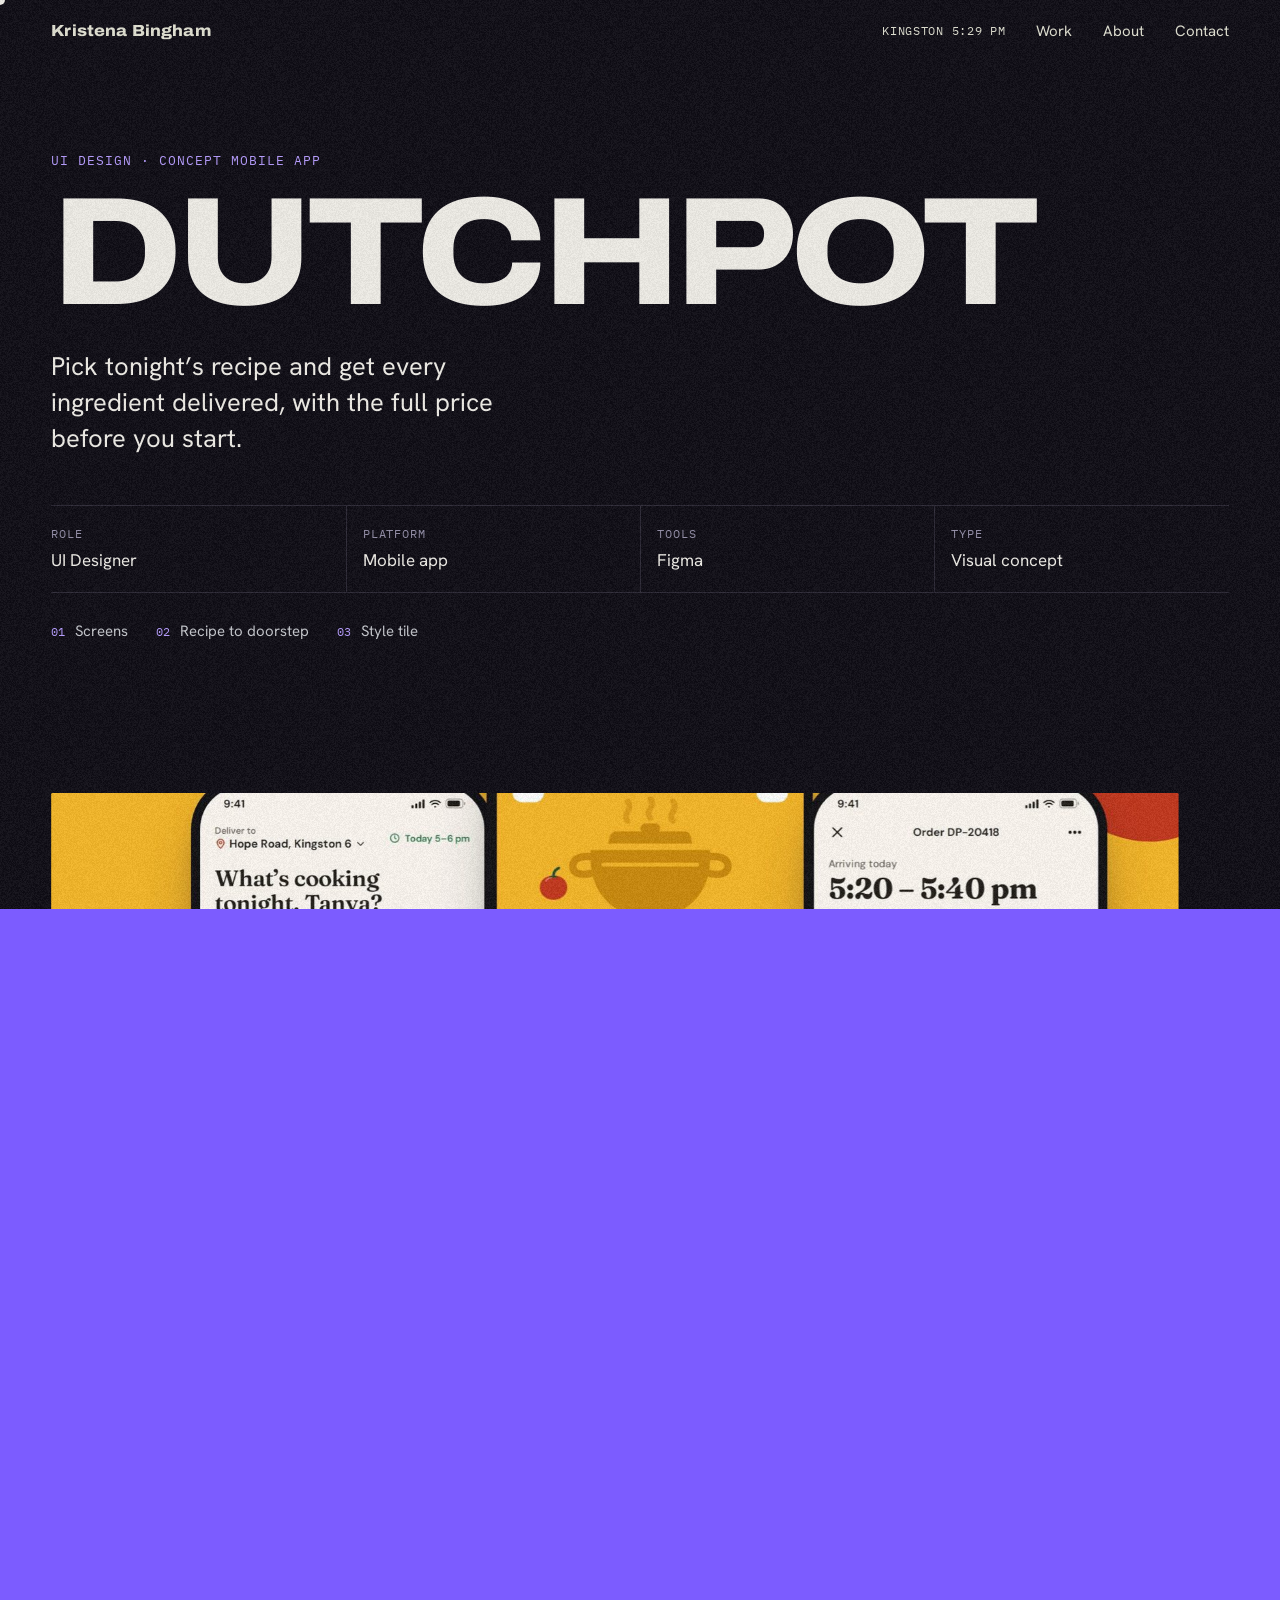
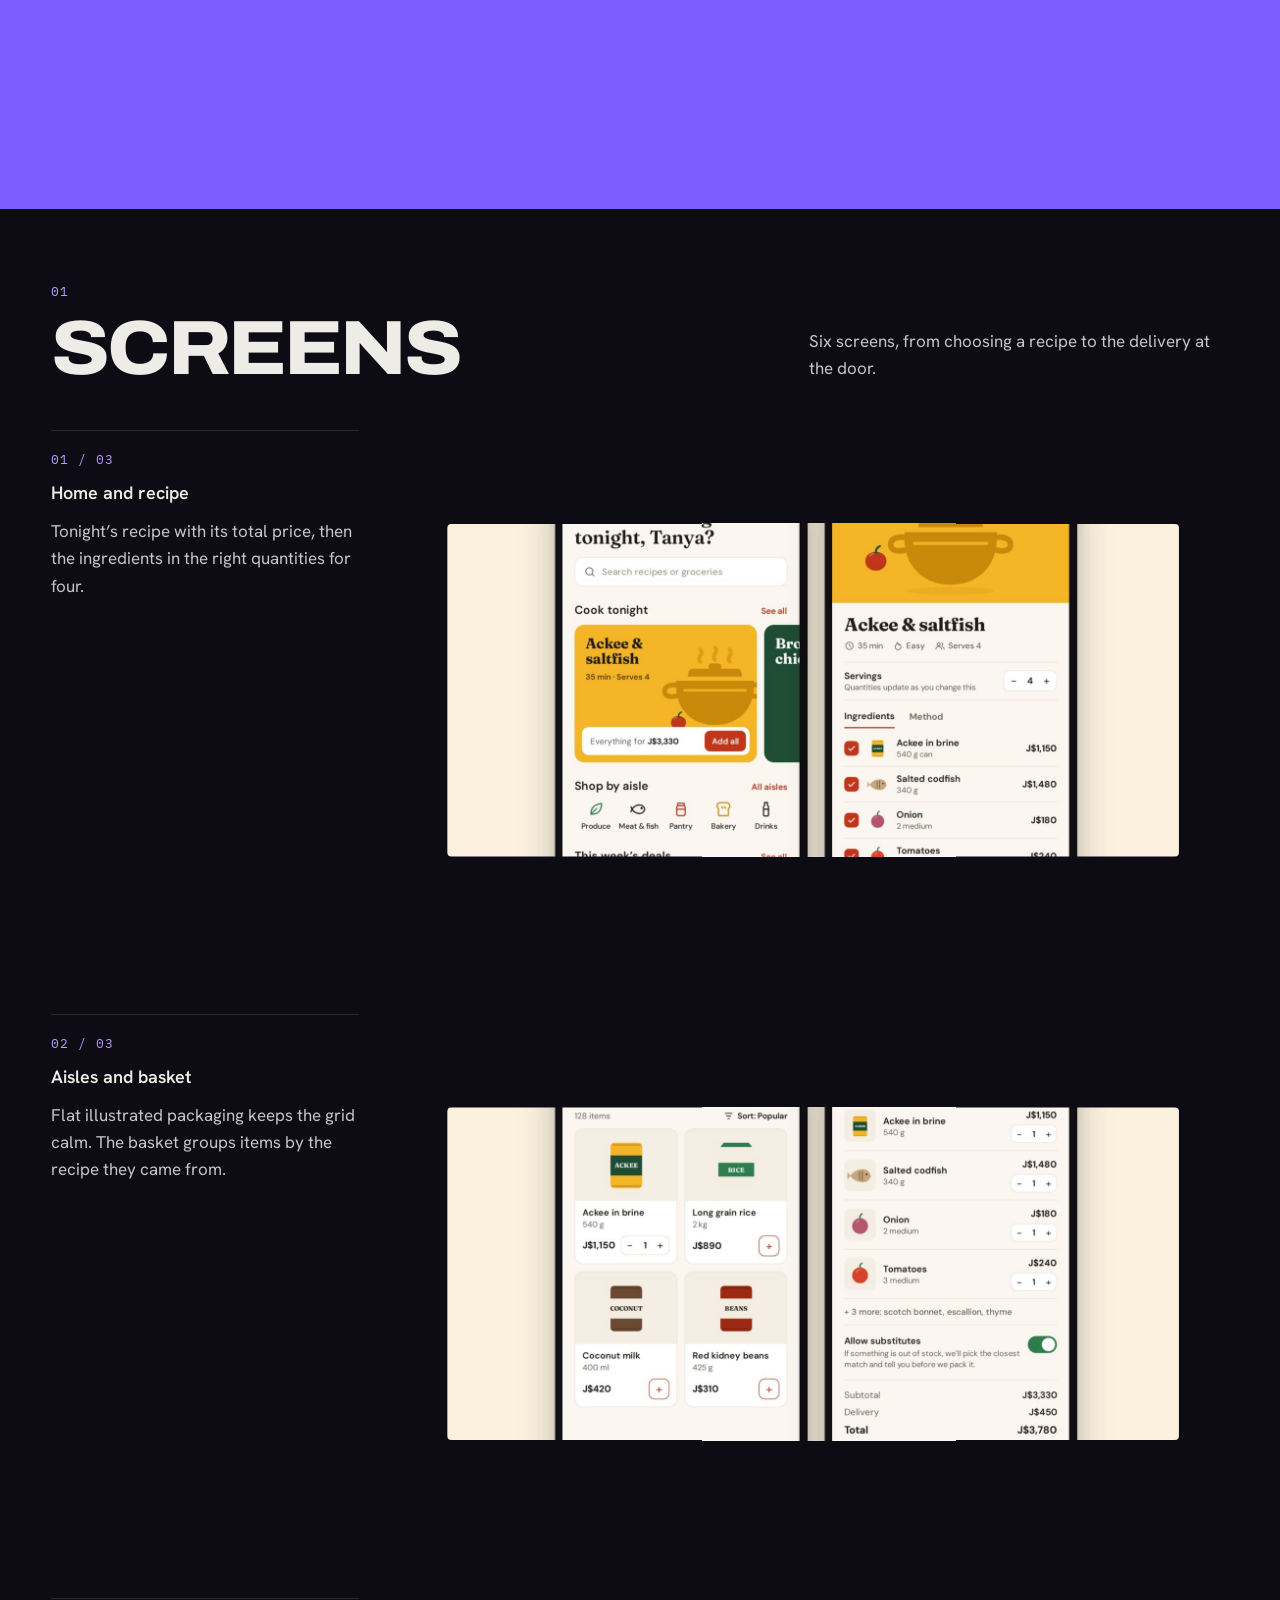
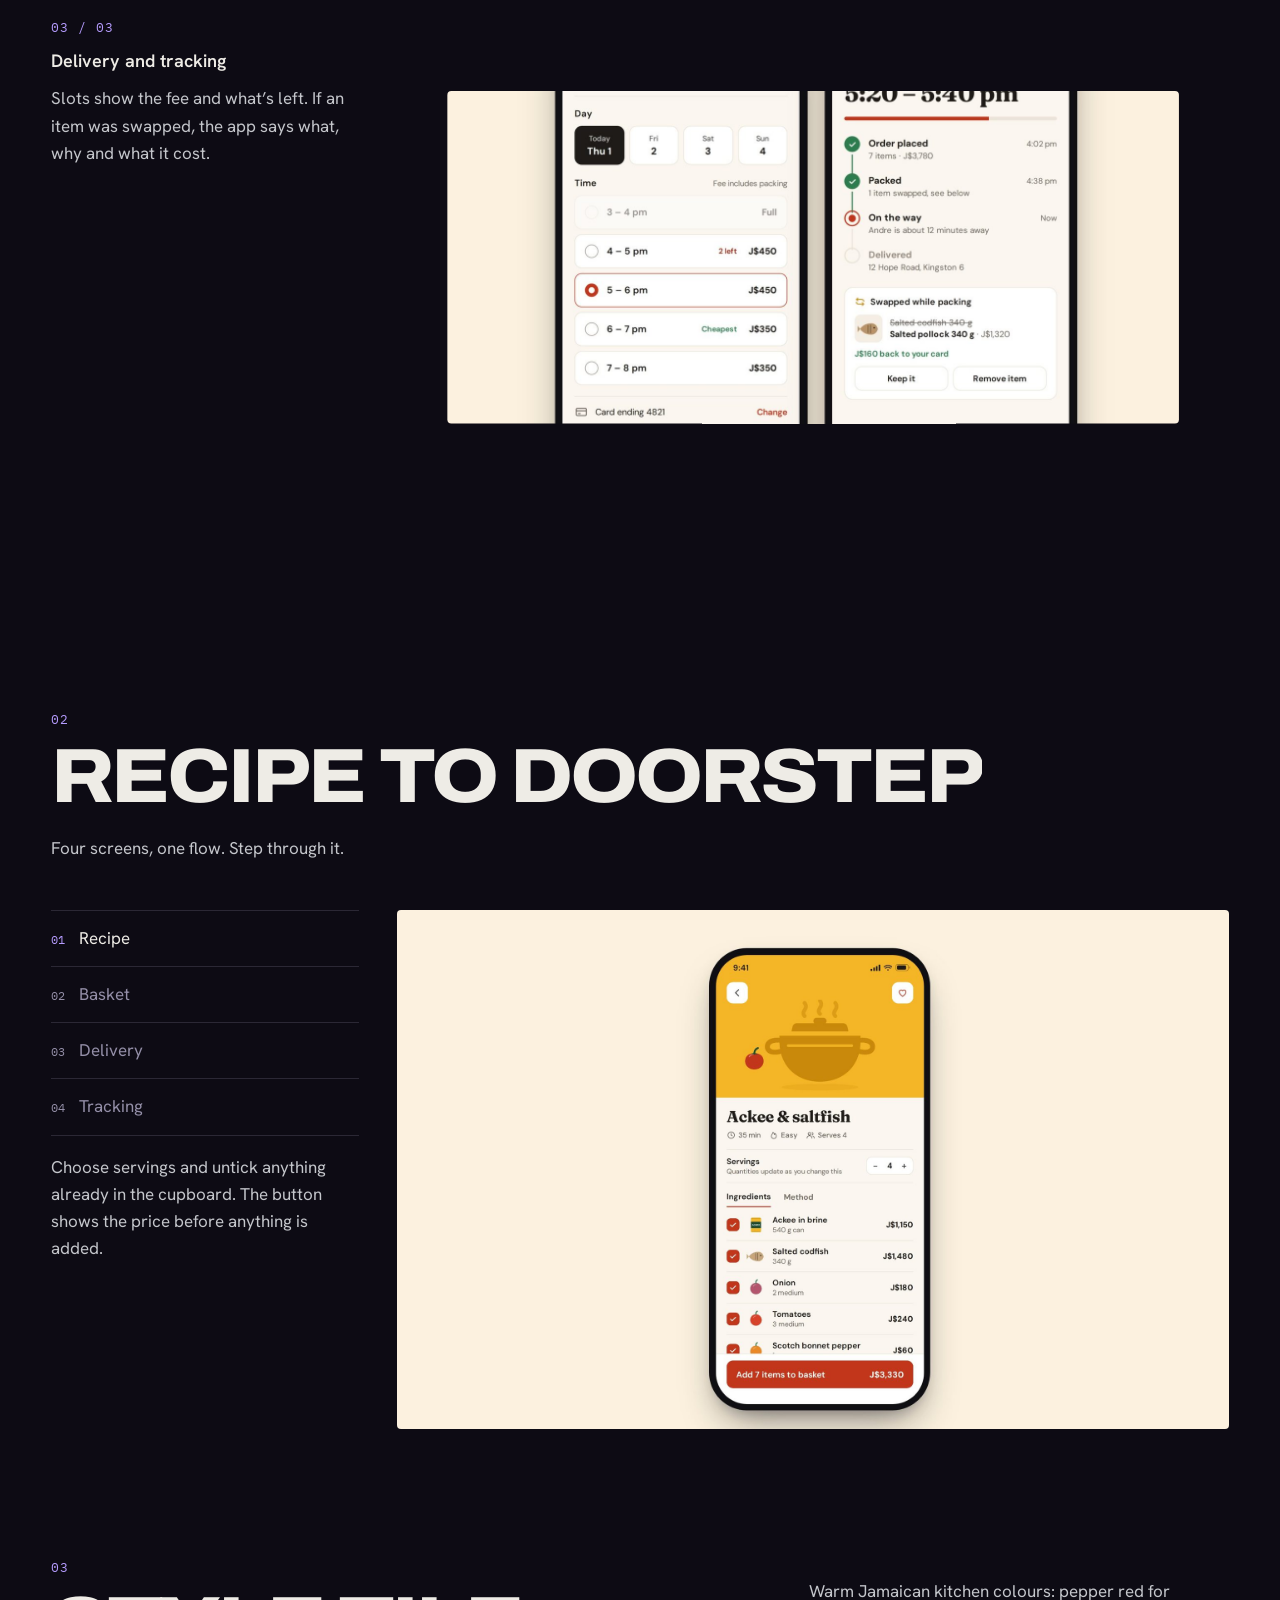
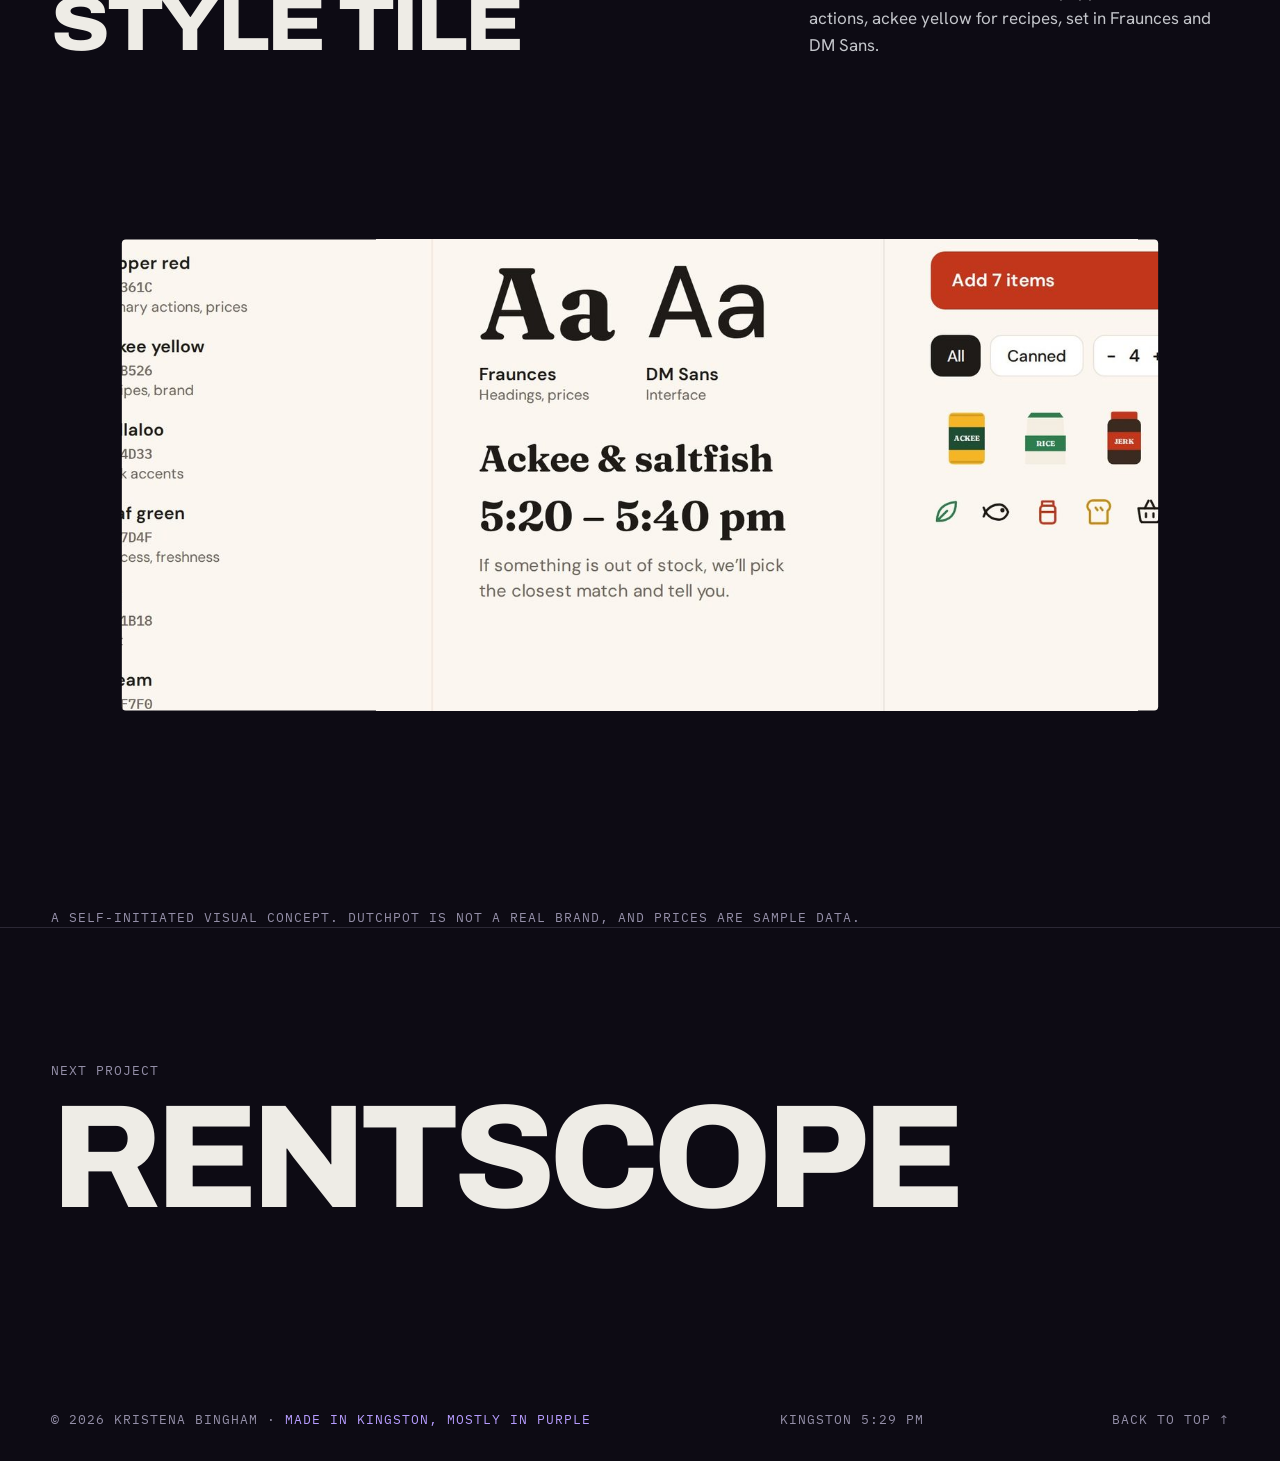
<file: dutchpot.html>
<!doctype html>
<html lang="en">
<head>
<meta charset="utf-8">
<meta name="viewport" content="width=device-width, initial-scale=1, viewport-fit=cover">
<title>Dutchpot · Kristena Bingham</title>
<meta name="description" content="Pick tonight’s recipe and get every ingredient delivered, with the full price before you start.">
<meta name="theme-color" content="#0D0B14">
<meta property="og:title" content="Dutchpot · Kristena Bingham">
<meta property="og:description" content="Pick tonight’s recipe and get every ingredient delivered, with the full price before you start.">
<meta property="og:type" content="website">
<meta property="og:image" content="/assets/images/ui/dutchpot/hero.jpg">
<meta name="twitter:card" content="summary_large_image">
<link rel="icon" href="data:image/svg+xml,%3Csvg xmlns='http://www.w3.org/2000/svg' viewBox='0 0 32 32'%3E%3Crect width='32' height='32' rx='7' fill='%237C5CFF'/%3E%3Ctext x='16' y='22' font-family='Arial' font-weight='900' font-size='15' text-anchor='middle' fill='white'%3EKB%3C/text%3E%3C/svg%3E">
<link rel="preconnect" href="https://fonts.googleapis.com">
<link rel="preconnect" href="https://fonts.gstatic.com" crossorigin>
<link rel="stylesheet" href="https://fonts.googleapis.com/css2?family=Archivo:wdth,wght@62..125,100..900&family=Hanken+Grotesk:wght@400;500;600&family=IBM+Plex+Mono:wght@400;500&display=swap">
<link rel="stylesheet" href="/assets/css/site.css?v=452b62cb">
<link rel="stylesheet" href="/assets/css/ui.css?v=4">
<script>document.documentElement.classList.add('js');setTimeout(function(){if(!window.__kbReady)document.documentElement.classList.remove('js')},3500);</script>
</head>
<body>
<div class="grain" aria-hidden="true"></div>
<div class="progress" aria-hidden="true"></div>
<div class="curtain" aria-hidden="true"></div>
<div class="cursor" aria-hidden="true"><span></span></div>
<header class="nav">
  <a class="brand" href="/" data-transition data-color="#7C5CFF">Kristena Bingham</a>
  <nav class="links" aria-label="Sections">
    <span class="clock" data-clock>Kingston</span>
    <a class="ul" href="/#work" data-transition data-color="#7C5CFF">Work</a>
    <a class="ul" href="/#about" data-transition data-color="#7C5CFF">About</a>
    <a class="ul" href="/#contact" data-transition data-color="#7C5CFF">Contact</a>
  </nav>
</header>
<main id="top">
<section class="case-hero wrap">
  <p class="mono reveal-up">UI design · Concept mobile app</p>
  <h1 data-lines>Dutchpot</h1>
  <p class="lede reveal-up">Pick tonight’s recipe and get every ingredient delivered, with the full price before you start.</p>
  <dl class="facts reveal-up"><div><dt>Role</dt><dd>UI Designer</dd></div><div><dt>Platform</dt><dd>Mobile app</dd></div><div><dt>Tools</dt><dd>Figma</dd></div><div><dt>Type</dt><dd>Visual concept</dd></div></dl>
  <nav class="ui-toc reveal-up" aria-label="On this page"><a href="#screens"><span>01</span>Screens</a><a href="#interaction"><span>02</span>Recipe to doorstep</a><a href="#style"><span>03</span>Style tile</a></nav>
  <div class="cover clip" data-3d="dutchpot"><img src="/assets/images/ui/dutchpot/hero.jpg" alt="Three Dutchpot screens on ackee yellow, with a dutch pot and scotch bonnet illustration" width="2000" height="1250"></div>
</section>
<section class="ui-brief wrap">
  <div class="reveal-up"><span class="mono">The problem</span><p>Cooking a Jamaican dinner from a recipe means writing a list, a supermarket run and guessing what it will all cost.</p></div>
  <div class="reveal-up"><span class="mono">The solution</span><p>Recipes that become a basket in one tap, priced up front, with delivery slots that show their fee and substitutions the app explains.</p></div>
</section>
<section class="ui-sec wrap" id="screens">
  <header class="ui-head"><div><span class="mono">01</span><h2 data-lines-scroll>Screens</h2></div><p class="reveal-up">Six screens, from choosing a recipe to the delivery at the door.</p></header>
  <figure class="ui-shot phones"><figcaption class="reveal-up"><span class="num">01 / 03</span><b>Home and recipe</b><span>Tonight’s recipe with its total price, then the ingredients in the right quantities for four.</span></figcaption><div class="clip"><img src="/assets/images/ui/dutchpot/board-1.jpg" alt="Home screen and the Ackee and saltfish recipe" width="2000" height="1250" loading="lazy" decoding="async"></div></figure>
  <figure class="ui-shot phones"><figcaption class="reveal-up"><span class="num">02 / 03</span><b>Aisles and basket</b><span>Flat illustrated packaging keeps the grid calm. The basket groups items by the recipe they came from.</span></figcaption><div class="clip"><img src="/assets/images/ui/dutchpot/board-2.jpg" alt="Pantry aisle grid and the basket" width="2000" height="1250" loading="lazy" decoding="async"></div></figure>
  <figure class="ui-shot phones"><figcaption class="reveal-up"><span class="num">03 / 03</span><b>Delivery and tracking</b><span>Slots show the fee and what’s left. If an item was swapped, the app says what, why and what it cost.</span></figcaption><div class="clip"><img src="/assets/images/ui/dutchpot/board-3.jpg" alt="Delivery time slots and order tracking" width="2000" height="1250" loading="lazy" decoding="async"></div></figure>
</section>
<section class="ui-sec wrap" id="interaction">
  <header class="ui-head"><div><span class="mono">02</span><h2 data-lines-scroll>Recipe to doorstep</h2></div><p class="reveal-up">Four screens, one flow. Step through it.</p></header>
  <div class="reveal-up phones-stage ui-play" data-states>
    <div><div class="ui-tabs" role="tablist" aria-label="Recipe to doorstep"><button type="button" role="tab" data-note="Choose servings and untick anything already in the cupboard. The button shows the price before anything is added."><span>01</span>Recipe</button><button type="button" role="tab" data-note="Items stay grouped under the recipe. Substitutes are on, and the app explains what that means."><span>02</span>Basket</button><button type="button" role="tab" data-note="Each slot shows its fee. Full slots stay visible but greyed out, so nobody wonders where 3 pm went."><span>03</span>Delivery</button><button type="button" role="tab" data-note="One arrival window, four steps, and a plain note about the swap with the refund amount."><span>04</span>Tracking</button></div><p class="ui-state-note" aria-live="polite"></p></div>
    <div class="ui-stage"><img src="/assets/images/ui/dutchpot/step-recipe.jpg" alt="Recipe screen" width="2000" height="1250" loading="lazy"><img src="/assets/images/ui/dutchpot/step-basket.jpg" alt="Basket screen" width="2000" height="1250" loading="lazy"><img src="/assets/images/ui/dutchpot/step-delivery.jpg" alt="Delivery time screen" width="2000" height="1250" loading="lazy"><img src="/assets/images/ui/dutchpot/step-tracking.jpg" alt="Order tracking screen" width="2000" height="1250" loading="lazy"></div>
  </div>
</section>
<section class="ui-sec wrap" id="style">
  <header class="ui-head"><div><span class="mono">03</span><h2 data-lines-scroll>Style tile</h2></div><p class="reveal-up">Warm Jamaican kitchen colours: pepper red for actions, ackee yellow for recipes, set in Fraunces and DM Sans.</p></header>
  <figure class="ui-shot solo"><div class="clip"><img src="/assets/images/ui/dutchpot/style.jpg" alt="Dutchpot style tile: colours, Fraunces and DM Sans, buttons, chips and illustrated packaging" width="2000" height="1250" loading="lazy" decoding="async"></div></figure>
  <p class="mono ui-note reveal-up">A self-initiated visual concept. Dutchpot is not a real brand, and prices are sample data.</p>
</section>
<a class="next-project wrap" href="/rentscope" data-transition data-color="#0D6139" data-cursor="Next" style="--next: #0D6139">
  <span class="fill"></span>
  <span class="mono">Next project</span>
  <h2>RentScope</h2>
</a>
</main>
<footer class="footer wrap">
  <span class="mono">© 2026 Kristena Bingham · <span class="made">Made in Kingston, mostly in purple</span></span>
  <span class="mono" data-clock>Kingston</span>
  <a class="mono" href="#top">Back to top ↑</a>
</footer>
<script src="/assets/js/vendor/gsap.min.js" defer></script>
<script src="/assets/js/vendor/ScrollTrigger.min.js" defer></script>
<script src="/assets/js/vendor/SplitText.min.js" defer></script>
<script src="/assets/js/vendor/lenis.min.js" defer></script>
<script src="/assets/js/site.js?v=3f7ff32a" defer></script>
<script src="/assets/js/ui.js?v=2" defer></script>
<script type="module" src="/assets/js/ui3d.js?v=2"></script>
</body>
</html>
</file>
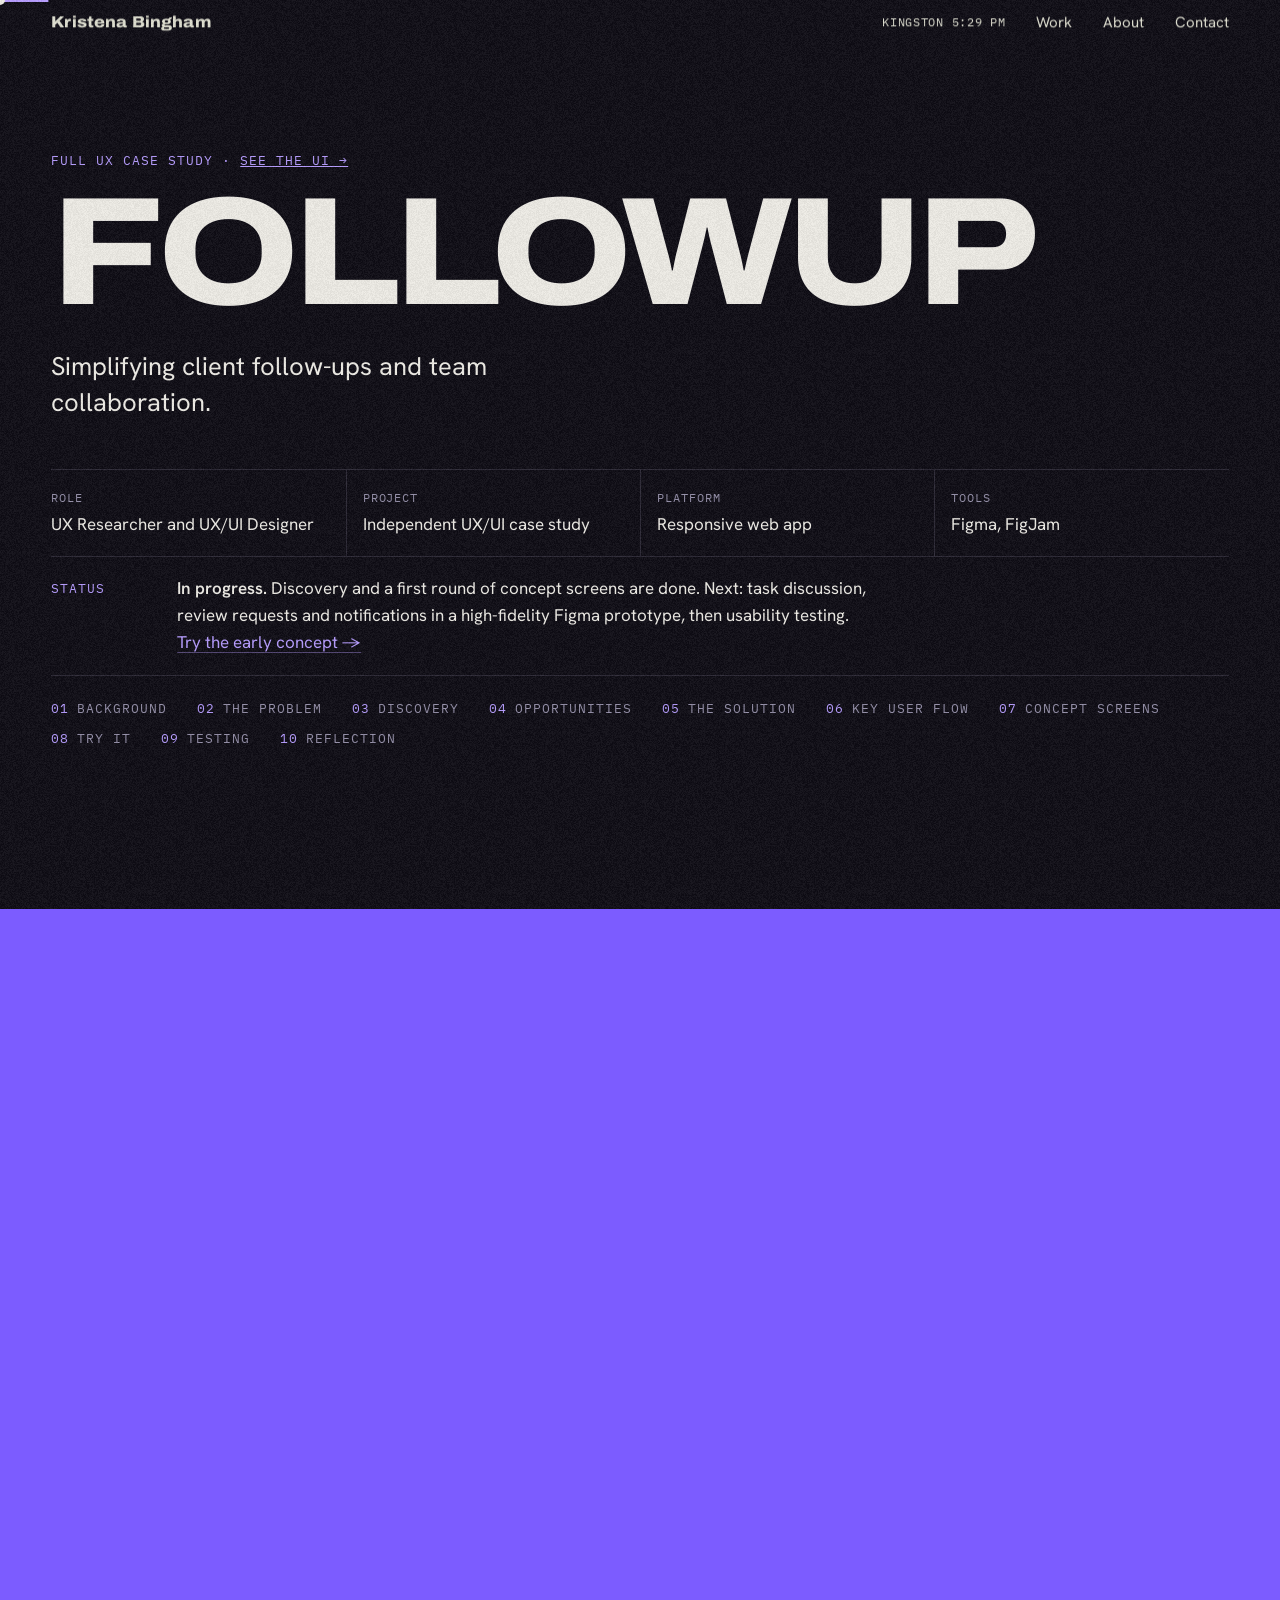
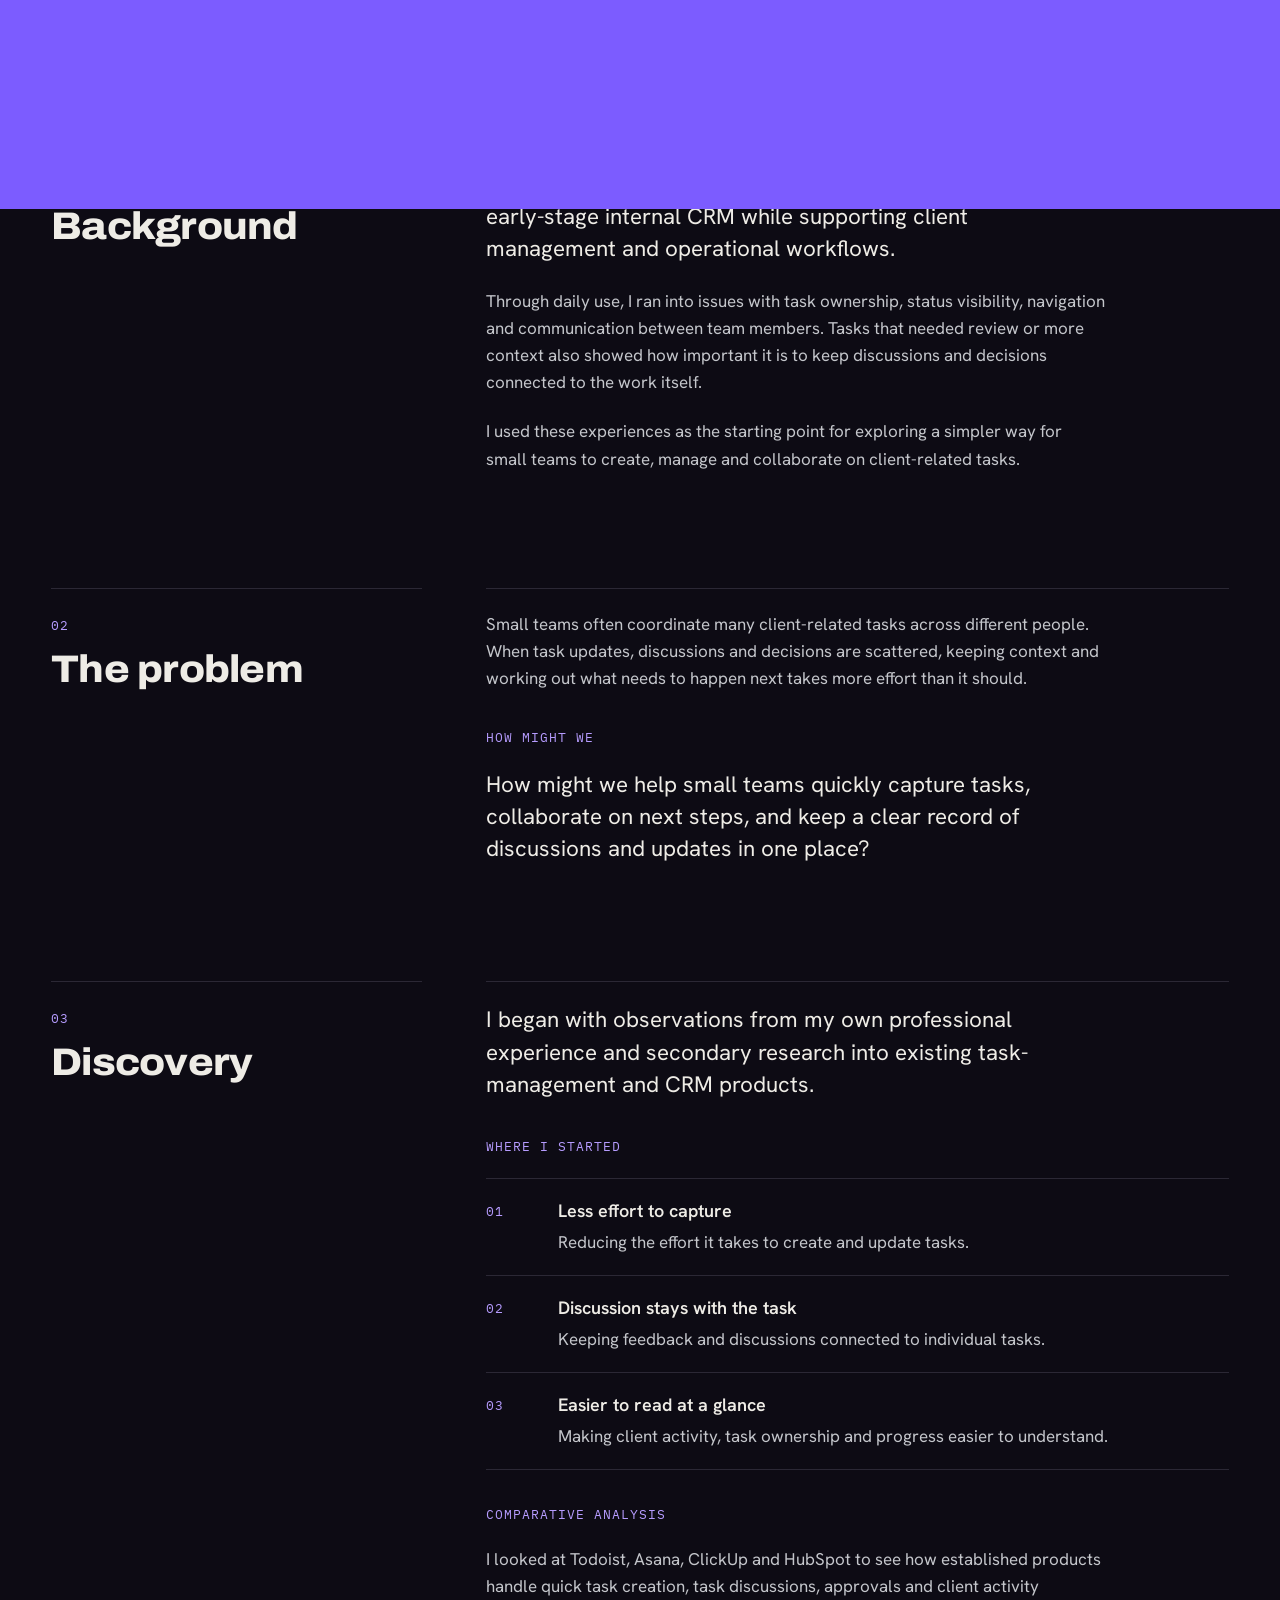
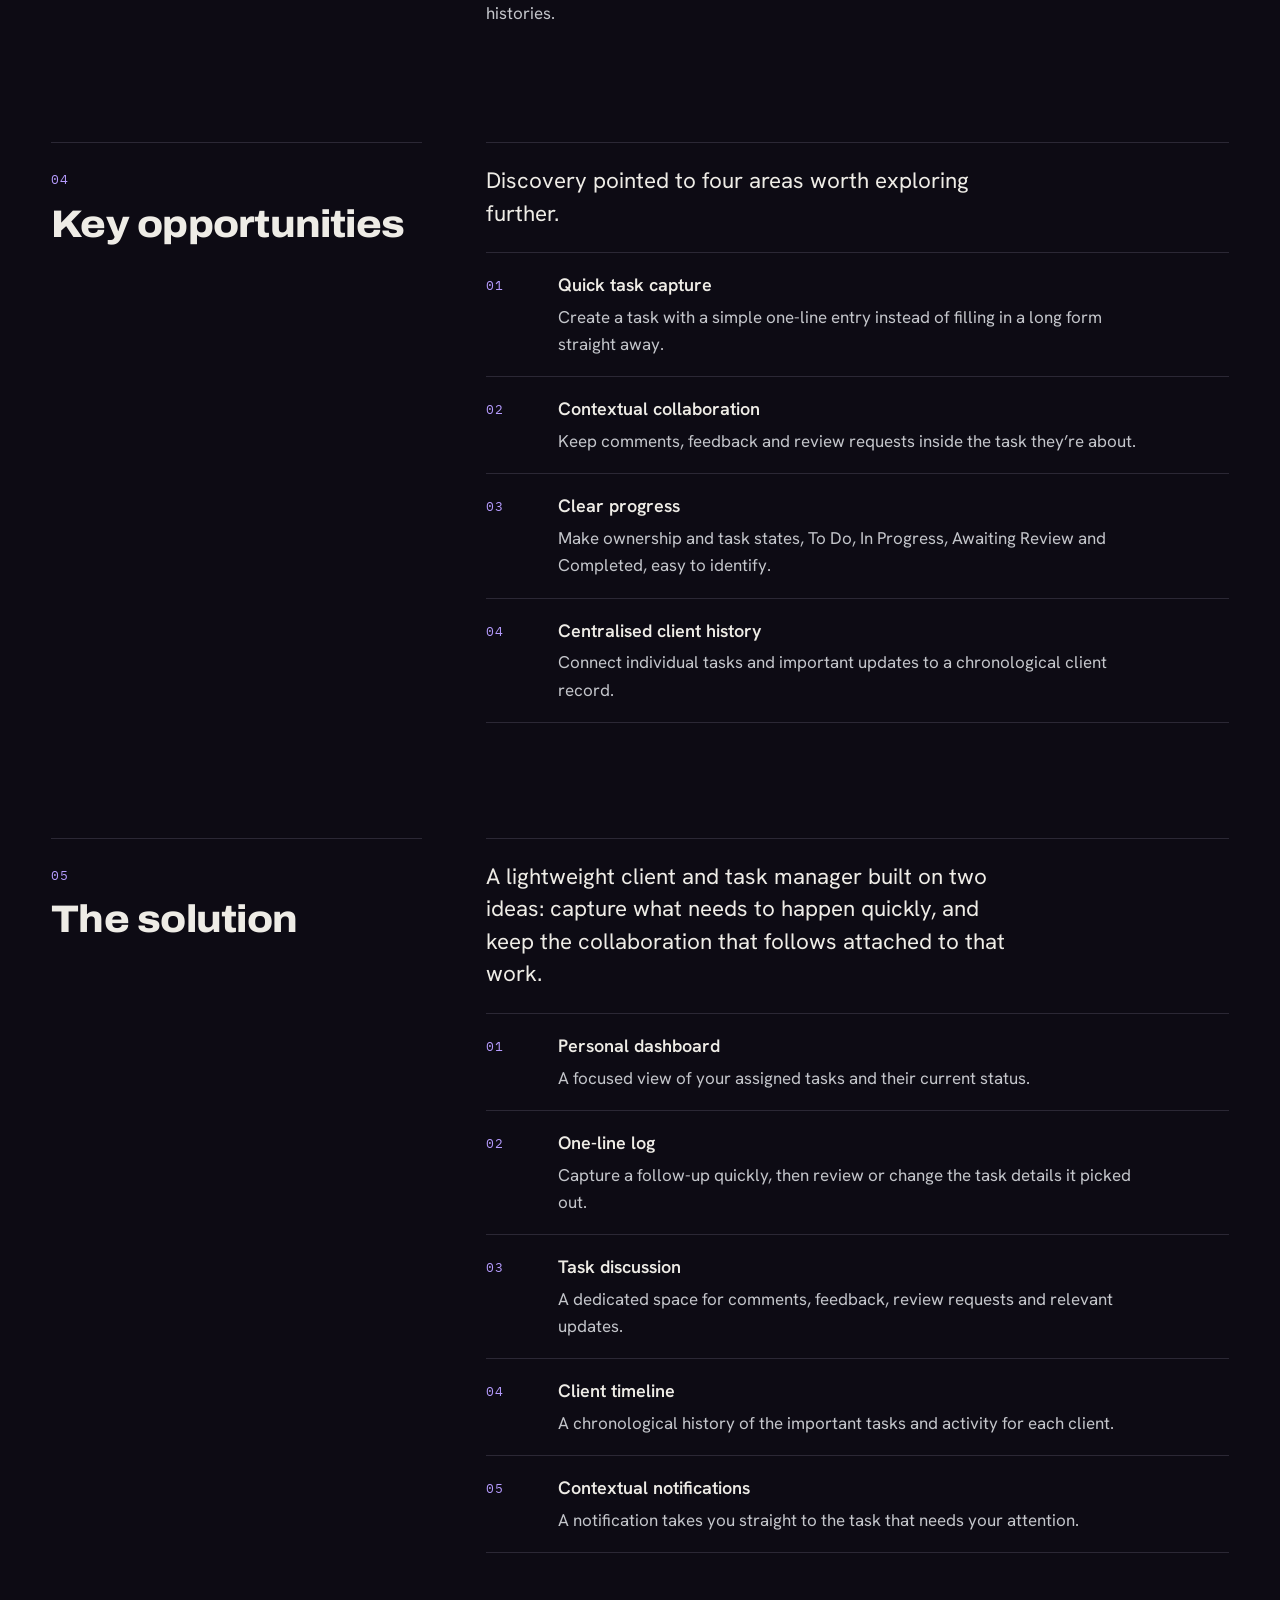
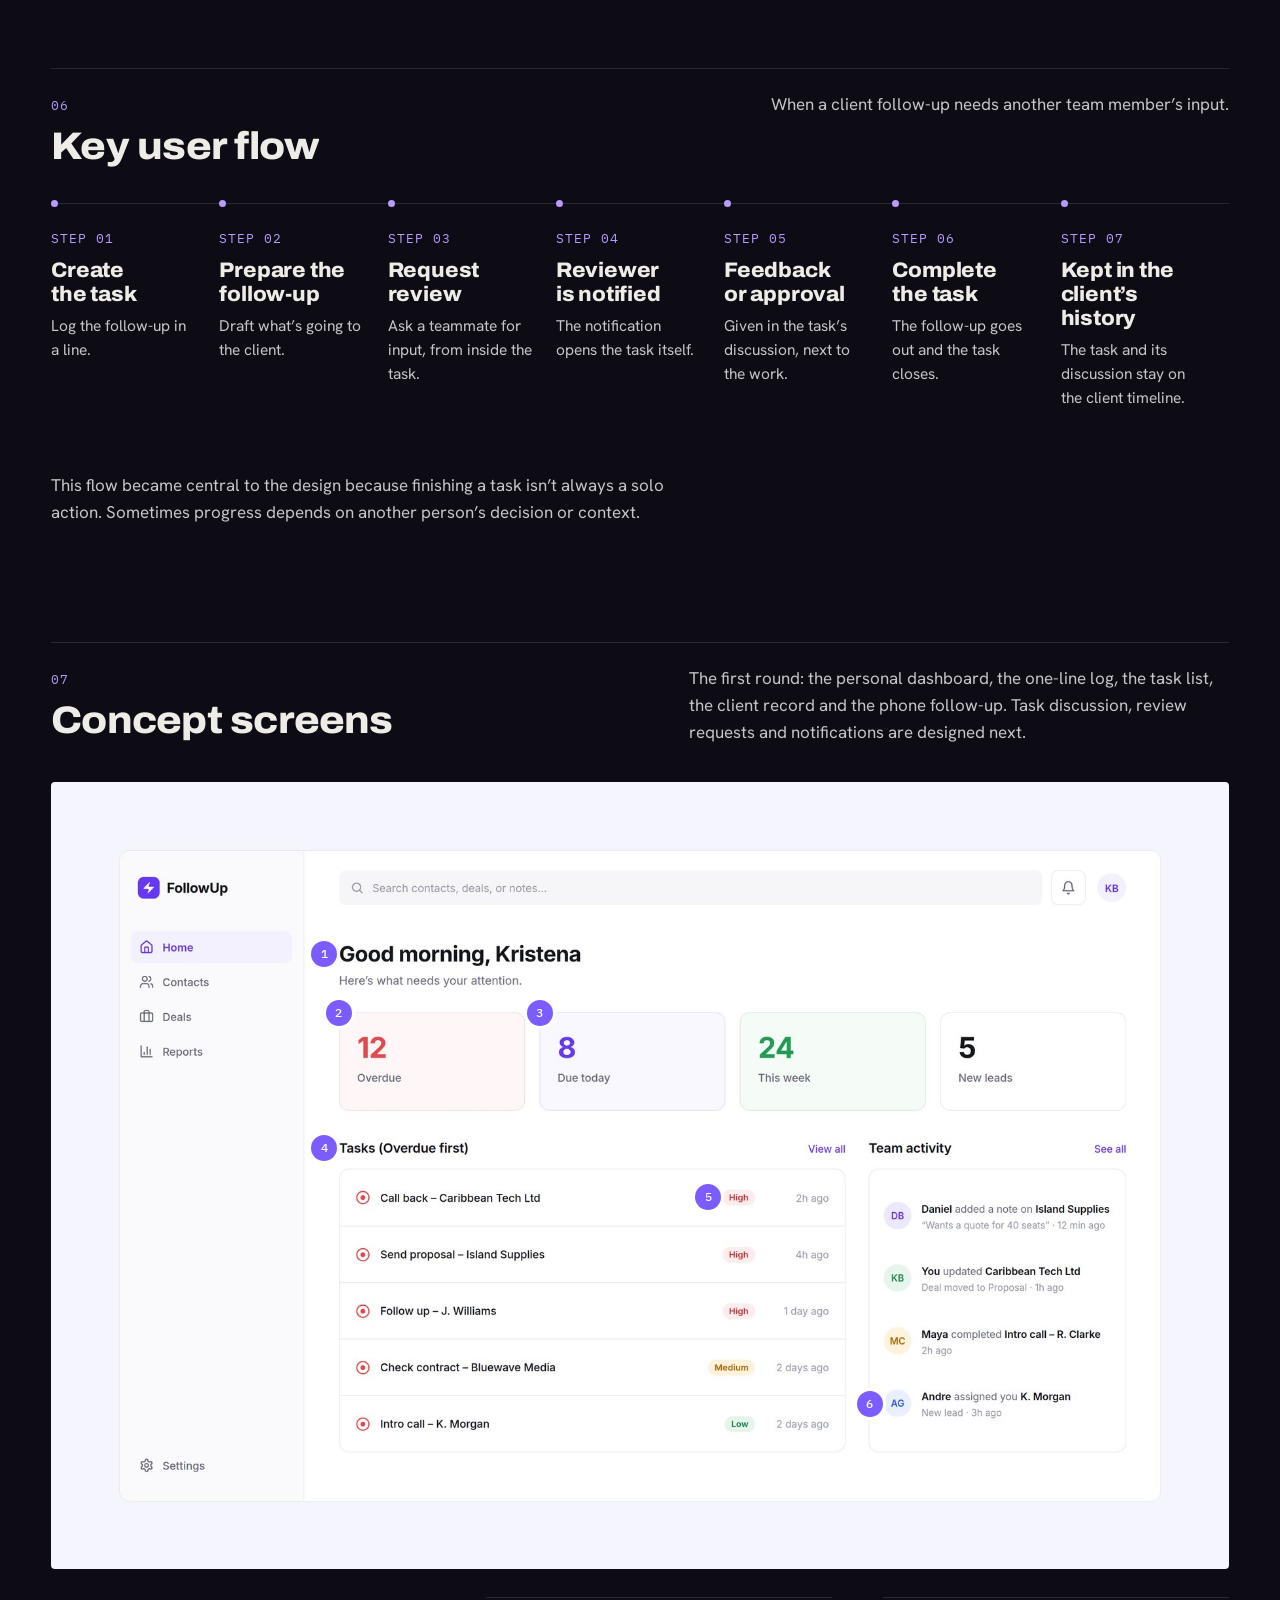
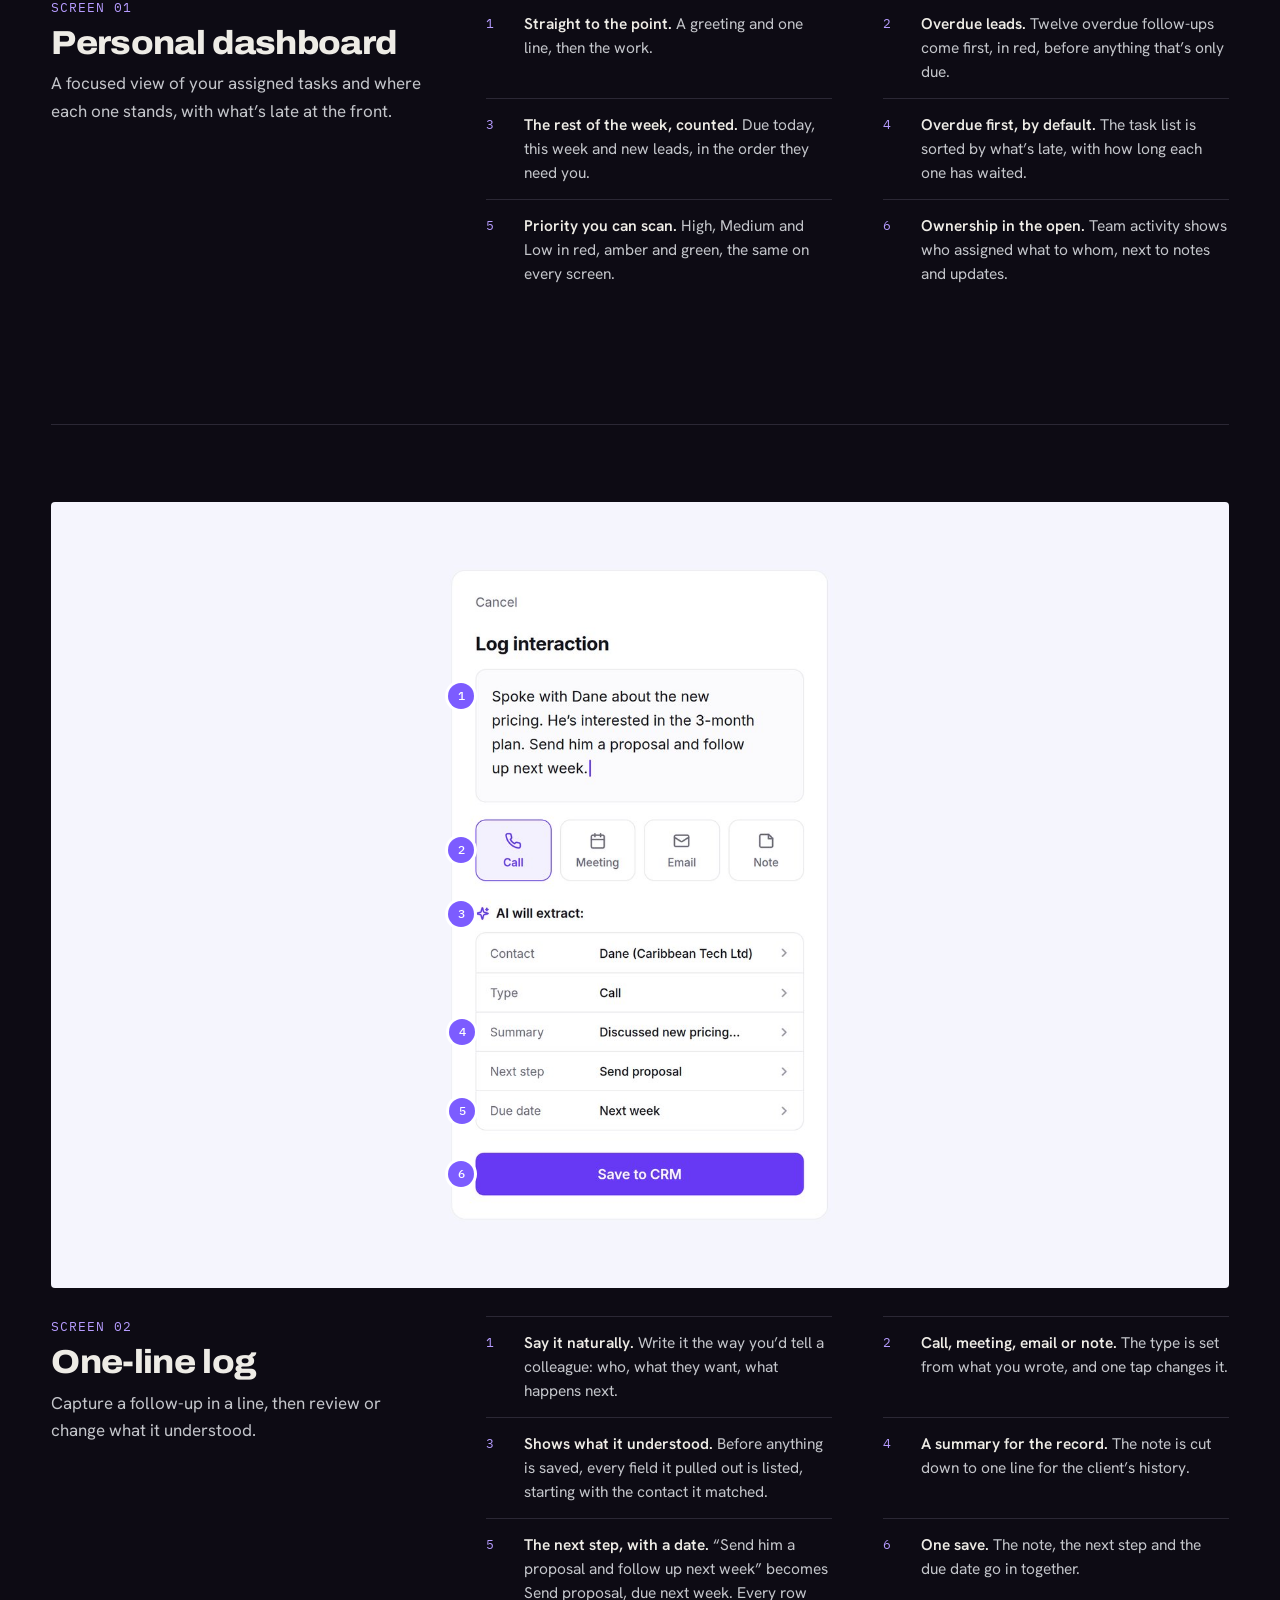
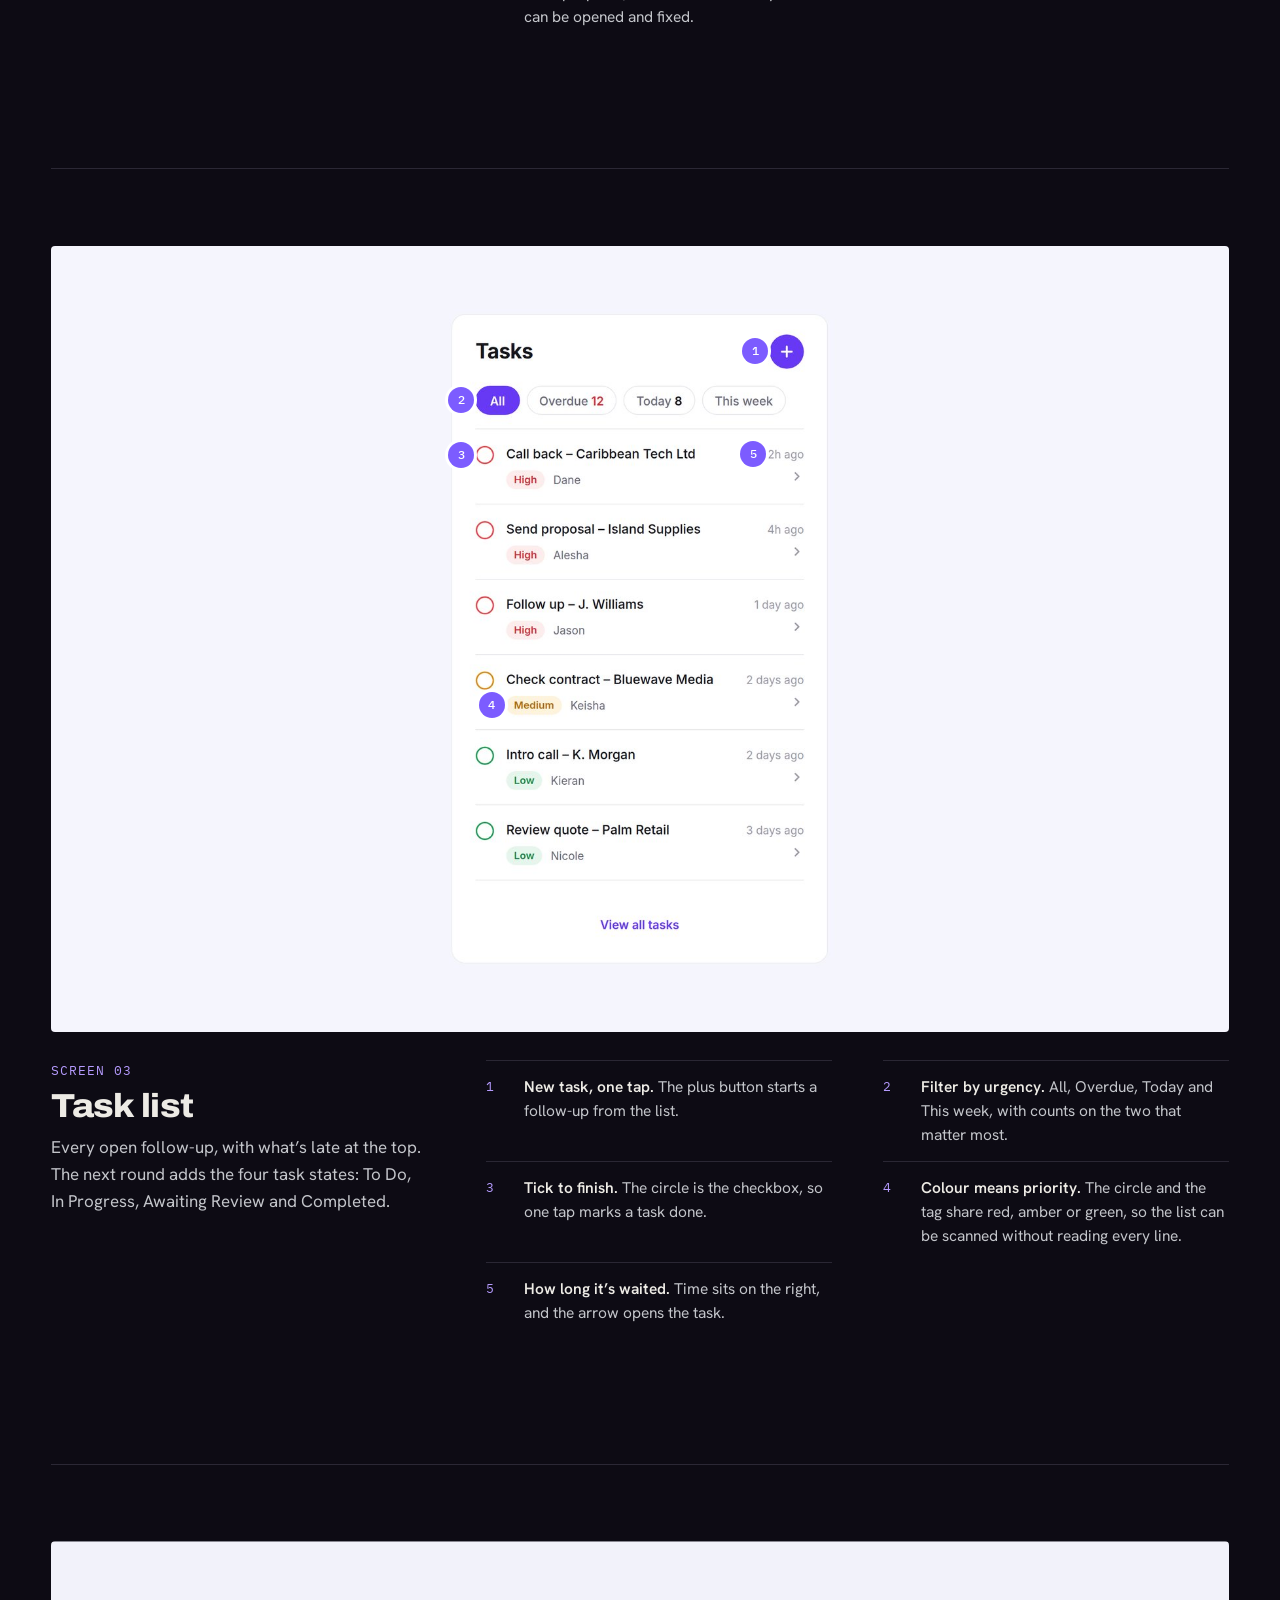
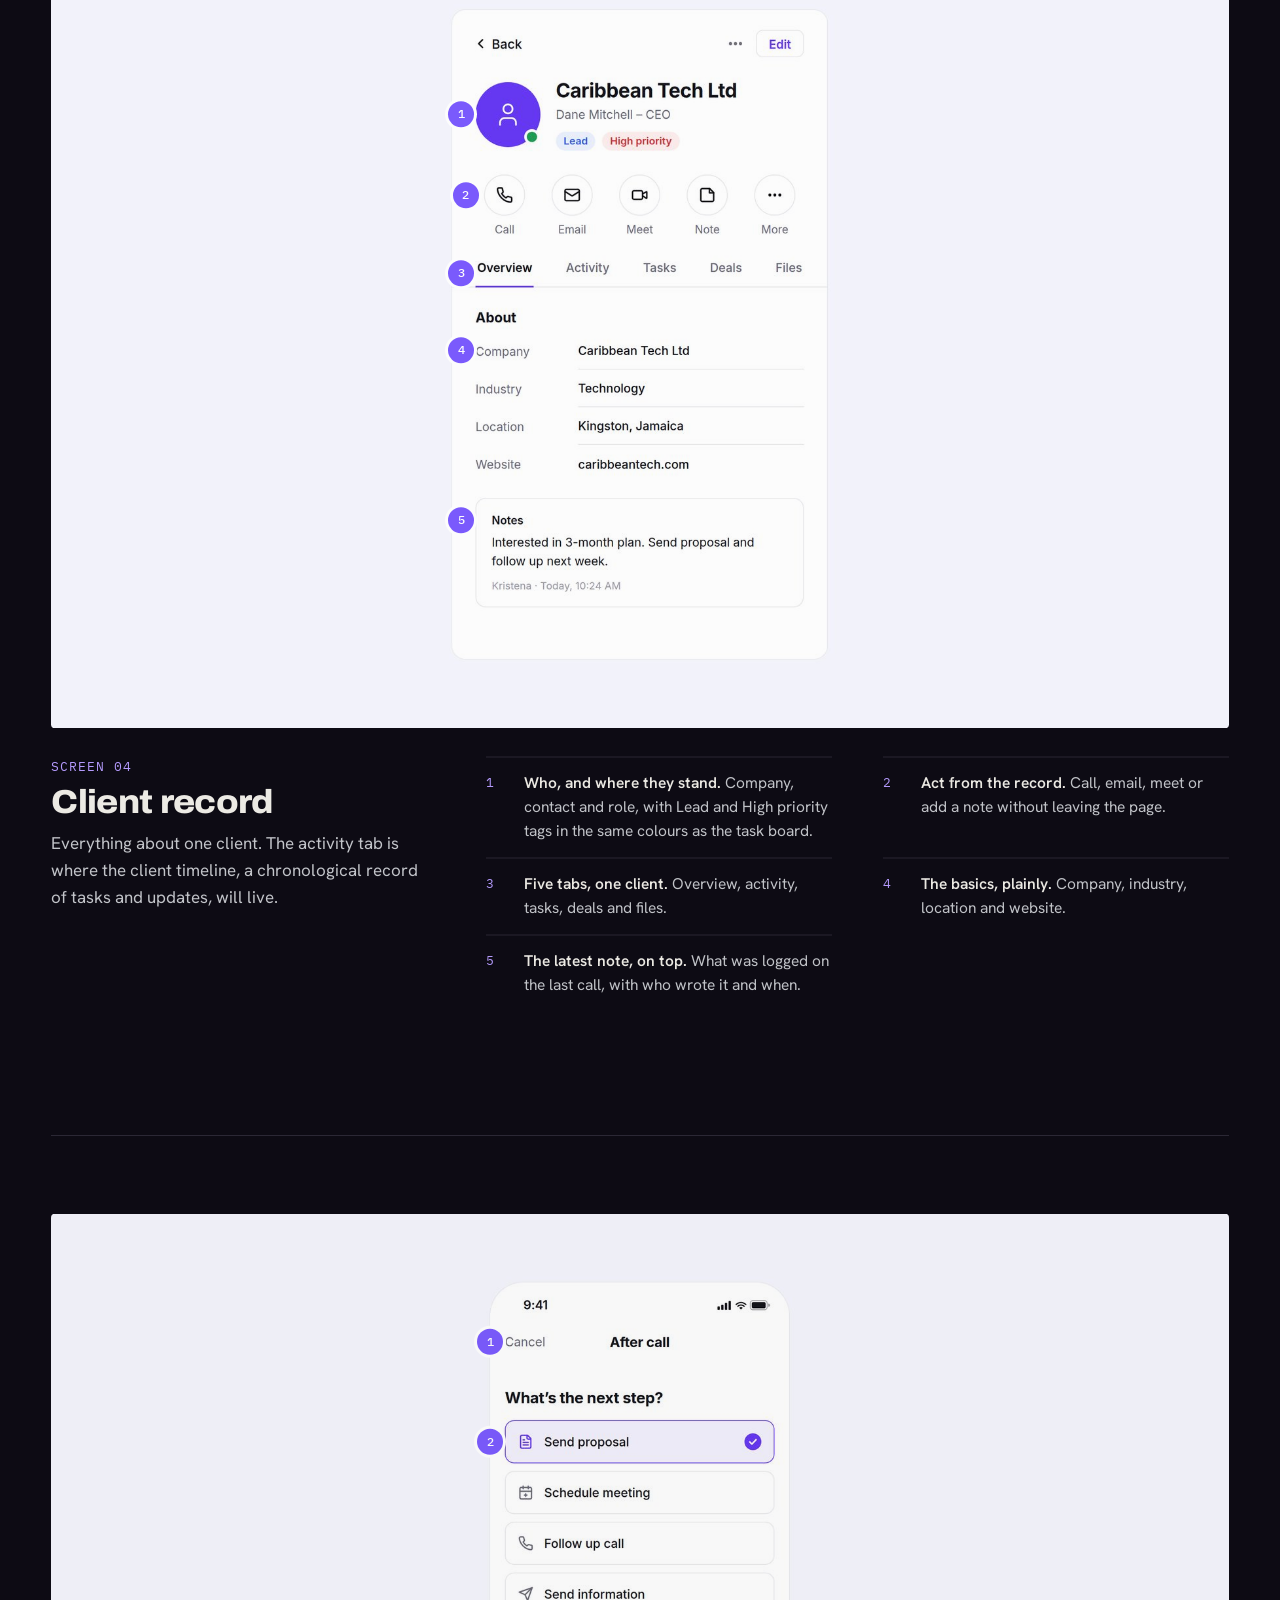
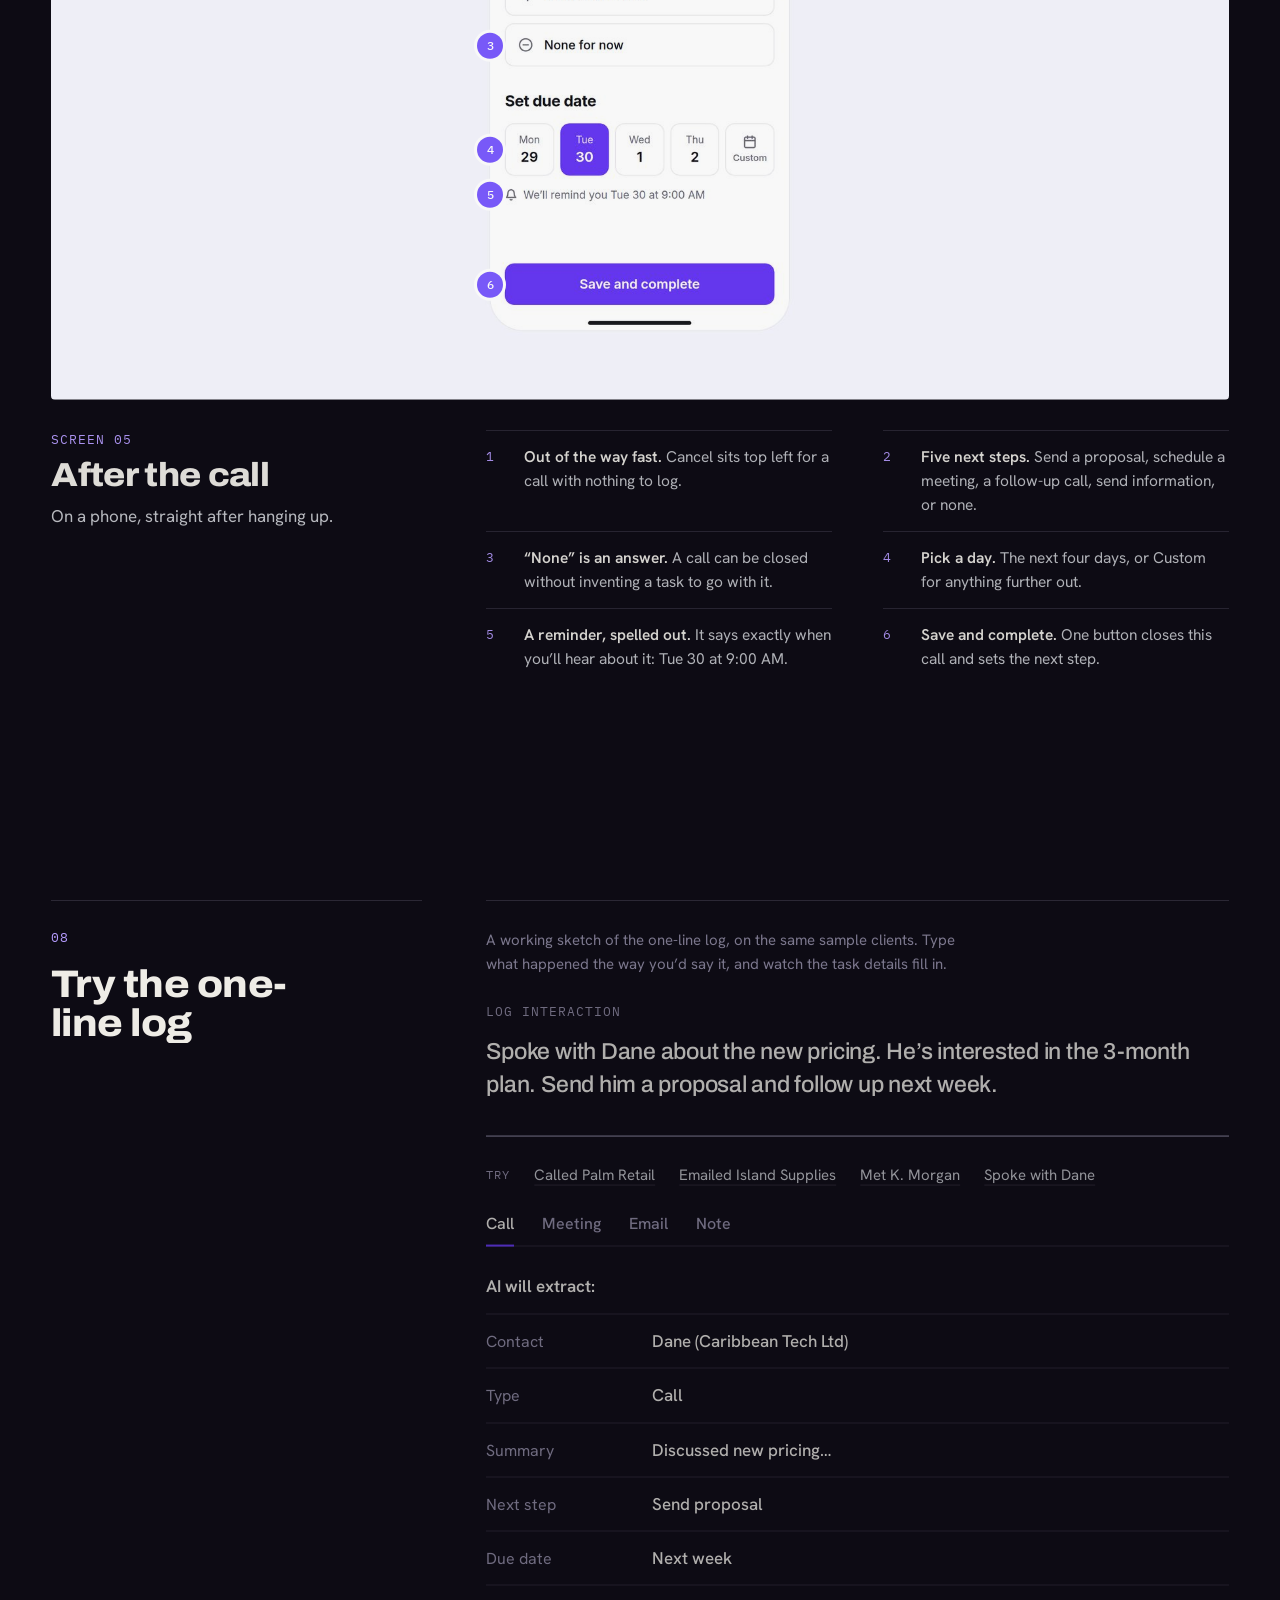
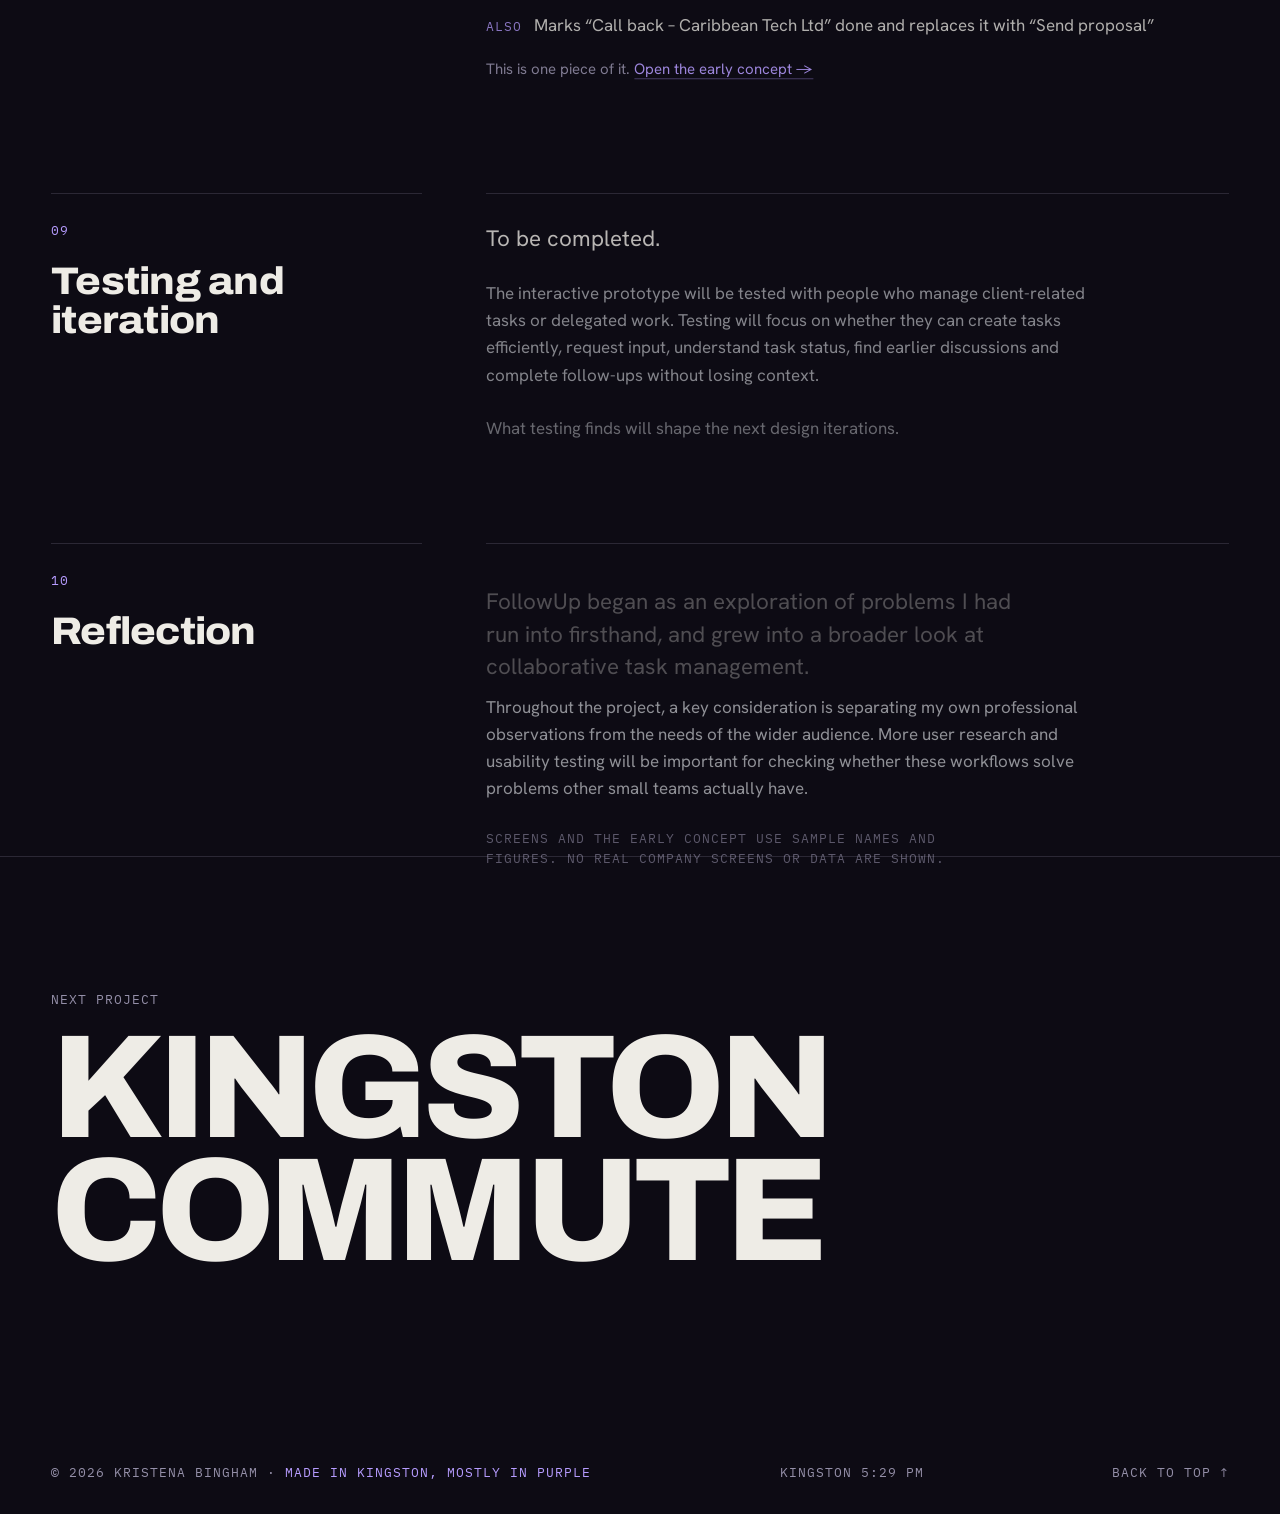
<file: followup-process.html>
<!doctype html>
<html lang="en">
<head>
<meta charset="utf-8">
<meta name="viewport" content="width=device-width, initial-scale=1, viewport-fit=cover">
<title>FollowUp · Kristena Bingham</title>
<meta name="description" content="Simplifying client follow-ups and team collaboration: a UX case study on quick task capture and keeping discussion attached to the work.">
<meta name="theme-color" content="#0D0B14">
<meta property="og:title" content="FollowUp · Kristena Bingham">
<meta property="og:description" content="Simplifying client follow-ups and team collaboration: a UX case study on quick task capture and keeping discussion attached to the work.">
<meta property="og:type" content="website">
<meta property="og:url" content="https://kristena-bingham.vercel.app/followup-process">
<meta property="og:image" content="https://kristena-bingham.vercel.app/assets/images/followup/today.jpg">
<meta name="twitter:card" content="summary_large_image">
<link rel="icon" href="data:image/svg+xml,%3Csvg xmlns='http://www.w3.org/2000/svg' viewBox='0 0 32 32'%3E%3Crect width='32' height='32' rx='7' fill='%237C5CFF'/%3E%3Ctext x='16' y='22' font-family='Arial' font-weight='900' font-size='15' text-anchor='middle' fill='white'%3EKB%3C/text%3E%3C/svg%3E">
<link rel="preconnect" href="https://fonts.googleapis.com">
<link rel="preconnect" href="https://fonts.gstatic.com" crossorigin>
<link rel="stylesheet" href="https://fonts.googleapis.com/css2?family=Archivo:wdth,wght@62..125,100..900&family=Hanken+Grotesk:wght@400;500;600&family=IBM+Plex+Mono:wght@400;500&display=swap">
<link rel="stylesheet" href="/assets/css/site.css?v=452b62cb">
<script>document.documentElement.classList.add('js');setTimeout(function(){if(!window.__kbReady)document.documentElement.classList.remove('js')},3500);</script>
</head>
<body>
<div class="grain" aria-hidden="true"></div>
<div class="progress" aria-hidden="true"></div>
<div class="curtain" aria-hidden="true"></div>
<div class="cursor" aria-hidden="true"><span></span></div>
<header class="nav">
  <a class="brand" href="/" data-transition data-color="#7C5CFF">Kristena Bingham</a>
  <nav class="links" aria-label="Sections">
    <span class="clock" data-clock>Kingston</span>
    <a class="ul" href="/#work" data-transition data-color="#7C5CFF">Work</a>
    <a class="ul" href="/#about" data-transition data-color="#7C5CFF">About</a>
    <a class="ul" href="/#contact" data-transition data-color="#7C5CFF">Contact</a>
  </nav>
</header>
<main id="top">
<section class="case-hero wrap">
  <p class="mono reveal-up">Full UX case study · <a href="/followup" style="color:inherit">See the UI →</a></p>
  <h1 data-lines>FollowUp</h1>
  <p class="lede reveal-up">Simplifying client follow-ups and team collaboration.</p>
  <dl class="facts reveal-up"><div><dt>Role</dt><dd>UX Researcher and UX/UI Designer</dd></div><div><dt>Project</dt><dd>Independent UX/UI case study</dd></div><div><dt>Platform</dt><dd>Responsive web app</dd></div><div><dt>Tools</dt><dd>Figma, FigJam</dd></div></dl>
  <div class="status reveal-up"><span class="mono">Status</span><p><b>In progress.</b> Discovery and a first round of concept screens are done. Next: task discussion, review requests and notifications in a high-fidelity Figma prototype, then usability testing. <a class="status-link" href="/prototypes/followup">Try the early concept →</a></p></div>
  <nav class="toc reveal-up" aria-label="On this page"><a href="#background"><span>01</span>Background</a><a href="#problem"><span>02</span>The problem</a><a href="#discovery"><span>03</span>Discovery</a><a href="#opportunities"><span>04</span>Opportunities</a><a href="#solution"><span>05</span>The solution</a><a href="#flow"><span>06</span>Key user flow</a><a href="#screens"><span>07</span>Concept screens</a><a href="#try"><span>08</span>Try it</a><a href="#testing"><span>09</span>Testing</a><a href="#reflection"><span>10</span>Reflection</a></nav>
  <div class="cover clip"><img src="/assets/images/followup/cover.jpg" alt="Three FollowUp concept panels side by side: a one-line log, the task list with overdue first, and a client record" width="1800" height="1202"></div>
</section>
<section class="chapter wrap" id="background"><header><span class="mono">01</span><h2 data-lines-scroll>Background</h2></header><div class="body"><p class="lead reveal-up">FollowUp was inspired by my experience using an early-stage internal CRM while supporting client management and operational workflows.</p><p class="reveal-up">Through daily use, I ran into issues with task ownership, status visibility, navigation and communication between team members. Tasks that needed review or more context also showed how important it is to keep discussions and decisions connected to the work itself.</p><p class="reveal-up">I used these experiences as the starting point for exploring a simpler way for small teams to create, manage and collaborate on client-related tasks.</p></div></section>
<section class="chapter wrap" id="problem"><header><span class="mono">02</span><h2 data-lines-scroll>The problem</h2></header><div class="body"><p class="reveal-up">Small teams often coordinate many client-related tasks across different people. When task updates, discussions and decisions are scattered, keeping context and working out what needs to happen next takes more effort than it should.</p><p class="sub reveal-up">How might we</p><p class="lead reveal-up">How might we help small teams quickly capture tasks, collaborate on next steps, and keep a clear record of discussions and updates in one place?</p></div></section>
<section class="chapter wrap" id="discovery"><header><span class="mono">03</span><h2 data-lines-scroll>Discovery</h2></header><div class="body"><p class="lead reveal-up">I began with observations from my own professional experience and secondary research into existing task-management and CRM products.</p><p class="sub reveal-up">Where I started</p><ul class="points reveal-up"><li><span class="mono">01</span><div><b>Less effort to capture</b><p>Reducing the effort it takes to create and update tasks.</p></div></li><li><span class="mono">02</span><div><b>Discussion stays with the task</b><p>Keeping feedback and discussions connected to individual tasks.</p></div></li><li><span class="mono">03</span><div><b>Easier to read at a glance</b><p>Making client activity, task ownership and progress easier to understand.</p></div></li></ul><p class="sub reveal-up">Comparative analysis</p><p class="reveal-up">I looked at Todoist, Asana, ClickUp and HubSpot to see how established products handle quick task creation, task discussions, approvals and client activity histories.</p></div></section>
<section class="chapter wrap" id="opportunities"><header><span class="mono">04</span><h2 data-lines-scroll>Key opportunities</h2></header><div class="body"><p class="lead reveal-up">Discovery pointed to four areas worth exploring further.</p><ul class="points reveal-up"><li><span class="mono">01</span><div><b>Quick task capture</b><p>Create a task with a simple one-line entry instead of filling in a long form straight away.</p></div></li><li><span class="mono">02</span><div><b>Contextual collaboration</b><p>Keep comments, feedback and review requests inside the task they’re about.</p></div></li><li><span class="mono">03</span><div><b>Clear progress</b><p>Make ownership and task states, To Do, In Progress, Awaiting Review and Completed, easy to identify.</p></div></li><li><span class="mono">04</span><div><b>Centralised client history</b><p>Connect individual tasks and important updates to a chronological client record.</p></div></li></ul></div></section>
<section class="chapter wrap" id="solution"><header><span class="mono">05</span><h2 data-lines-scroll>The solution</h2></header><div class="body"><p class="lead reveal-up">A lightweight client and task manager built on two ideas: capture what needs to happen quickly, and keep the collaboration that follows attached to that work.</p><ul class="points reveal-up"><li><span class="mono">01</span><div><b>Personal dashboard</b><p>A focused view of your assigned tasks and their current status.</p></div></li><li><span class="mono">02</span><div><b>One-line log</b><p>Capture a follow-up quickly, then review or change the task details it picked out.</p></div></li><li><span class="mono">03</span><div><b>Task discussion</b><p>A dedicated space for comments, feedback, review requests and relevant updates.</p></div></li><li><span class="mono">04</span><div><b>Client timeline</b><p>A chronological history of the important tasks and activity for each client.</p></div></li><li><span class="mono">05</span><div><b>Contextual notifications</b><p>A notification takes you straight to the task that needs your attention.</p></div></li></ul></div></section>
<section class="chapter wrap full" id="flow"><header><div><span class="mono">06</span><h2 data-lines-scroll>Key user flow</h2></div><p class="reveal-up">When a client follow-up needs another team member’s input.</p></header><div class="body"><ol class="flow reveal-up" style="--n: 7"><li><span class="mono">Step 01</span><h3>Create the task</h3><p>Log the follow-up in a line.</p></li><li><span class="mono">Step 02</span><h3>Prepare the follow-up</h3><p>Draft what’s going to the client.</p></li><li><span class="mono">Step 03</span><h3>Request review</h3><p>Ask a teammate for input, from inside the task.</p></li><li><span class="mono">Step 04</span><h3>Reviewer is notified</h3><p>The notification opens the task itself.</p></li><li><span class="mono">Step 05</span><h3>Feedback or approval</h3><p>Given in the task’s discussion, next to the work.</p></li><li><span class="mono">Step 06</span><h3>Complete the task</h3><p>The follow-up goes out and the task closes.</p></li><li><span class="mono">Step 07</span><h3>Kept in the client’s history</h3><p>The task and its discussion stay on the client timeline.</p></li></ol><p class="reveal-up" style="margin-top: 40px; max-width: 62ch">This flow became central to the design because finishing a task isn’t always a solo action. Sometimes progress depends on another person’s decision or context.</p></div></section>
<section class="chapter wrap full" id="screens"><header><div><span class="mono">07</span><h2 data-lines-scroll>Concept screens</h2></div><p class="reveal-up">The first round: the personal dashboard, the one-line log, the task list, the client record and the phone follow-up. Task discussion, review requests and notifications are designed next.</p></header><div class="body"><figure class="walk"><div class="walk-frame reveal-up"><img src="/assets/images/followup/today.jpg" alt="Home dashboard: 12 overdue, 8 due today, tasks sorted overdue first and a team activity feed" width="1800" height="1202" loading="lazy" decoding="async"><ol class="marks" aria-hidden="true"><li style="--x: 23.2%; --y: 21.8%">1</li><li style="--x: 24.4%; --y: 29.3%">2</li><li style="--x: 41.5%; --y: 29.3%">3</li><li style="--x: 23.2%; --y: 46.5%">4</li><li style="--x: 55.8%; --y: 52.8%">5</li><li style="--x: 69.5%; --y: 79.1%">6</li></ol></div><figcaption><div class="cap reveal-up"><span class="mono">Screen 01</span><h3>Personal dashboard</h3><p>A focused view of your assigned tasks and where each one stands, with what’s late at the front.</p></div><ol class="notes reveal-up"><li><span><b>Straight to the point.</b> A greeting and one line, then the work.</span></li><li><span><b>Overdue leads.</b> Twelve overdue follow-ups come first, in red, before anything that’s only due.</span></li><li><span><b>The rest of the week, counted.</b> Due today, this week and new leads, in the order they need you.</span></li><li><span><b>Overdue first, by default.</b> The task list is sorted by what’s late, with how long each one has waited.</span></li><li><span><b>Priority you can scan.</b> High, Medium and Low in red, amber and green, the same on every screen.</span></li><li><span><b>Ownership in the open.</b> Team activity shows who assigned what to whom, next to notes and updates.</span></li></ol></figcaption></figure><figure class="walk"><div class="walk-frame reveal-up"><img src="/assets/images/followup/log.jpg" alt="Log interaction panel: a typed note about a call, with the contact, type, summary, next step and due date pulled out below" width="1800" height="1202" loading="lazy" decoding="async"><ol class="marks" aria-hidden="true"><li style="--x: 34.8%; --y: 24.7%">1</li><li style="--x: 34.8%; --y: 44.3%">2</li><li style="--x: 34.8%; --y: 52.4%">3</li><li style="--x: 34.9%; --y: 67.4%">4</li><li style="--x: 34.9%; --y: 77.4%">5</li><li style="--x: 34.8%; --y: 85.5%">6</li></ol></div><figcaption><div class="cap reveal-up"><span class="mono">Screen 02</span><h3>One-line log</h3><p>Capture a follow-up in a line, then review or change what it understood.</p></div><ol class="notes reveal-up"><li><span><b>Say it naturally.</b> Write it the way you’d tell a colleague: who, what they want, what happens next.</span></li><li><span><b>Call, meeting, email or note.</b> The type is set from what you wrote, and one tap changes it.</span></li><li><span><b>Shows what it understood.</b> Before anything is saved, every field it pulled out is listed, starting with the contact it matched.</span></li><li><span><b>A summary for the record.</b> The note is cut down to one line for the client’s history.</span></li><li><span><b>The next step, with a date.</b> “Send him a proposal and follow up next week” becomes Send proposal, due next week. Every row can be opened and fixed.</span></li><li><span><b>One save.</b> The note, the next step and the due date go in together.</span></li></ol></figcaption></figure><figure class="walk"><div class="walk-frame reveal-up"><img src="/assets/images/followup/tasks.jpg" alt="Task board with filters for all, overdue, today and this week, and tasks listed overdue first with priority tags" width="1800" height="1202" loading="lazy" decoding="async"><ol class="marks" aria-hidden="true"><li style="--x: 59.8%; --y: 13.4%">1</li><li style="--x: 34.8%; --y: 19.6%">2</li><li style="--x: 34.8%; --y: 26.6%">3</li><li style="--x: 37.4%; --y: 58.4%">4</li><li style="--x: 59.6%; --y: 26.5%">5</li></ol></div><figcaption><div class="cap reveal-up"><span class="mono">Screen 03</span><h3>Task list</h3><p>Every open follow-up, with what’s late at the top. The next round adds the four task states: To Do, In Progress, Awaiting Review and Completed.</p></div><ol class="notes reveal-up"><li><span><b>New task, one tap.</b> The plus button starts a follow-up from the list.</span></li><li><span><b>Filter by urgency.</b> All, Overdue, Today and This week, with counts on the two that matter most.</span></li><li><span><b>Tick to finish.</b> The circle is the checkbox, so one tap marks a task done.</span></li><li><span><b>Colour means priority.</b> The circle and the tag share red, amber or green, so the list can be scanned without reading every line.</span></li><li><span><b>How long it’s waited.</b> Time sits on the right, and the arrow opens the task.</span></li></ol></figcaption></figure><figure class="walk"><div class="walk-frame reveal-up"><img src="/assets/images/followup/contact.jpg" alt="Client record for Caribbean Tech Ltd, with quick actions, tabs, company details and the latest note" width="1800" height="1202" loading="lazy" decoding="async"><ol class="marks" aria-hidden="true"><li style="--x: 34.8%; --y: 22.0%">1</li><li style="--x: 35.2%; --y: 32.2%">2</li><li style="--x: 34.8%; --y: 42.2%">3</li><li style="--x: 34.8%; --y: 52.0%">4</li><li style="--x: 34.8%; --y: 73.6%">5</li></ol></div><figcaption><div class="cap reveal-up"><span class="mono">Screen 04</span><h3>Client record</h3><p>Everything about one client. The activity tab is where the client timeline, a chronological record of tasks and updates, will live.</p></div><ol class="notes reveal-up"><li><span><b>Who, and where they stand.</b> Company, contact and role, with Lead and High priority tags in the same colours as the task board.</span></li><li><span><b>Act from the record.</b> Call, email, meet or add a note without leaving the page.</span></li><li><span><b>Five tabs, one client.</b> Overview, activity, tasks, deals and files.</span></li><li><span><b>The basics, plainly.</b> Company, industry, location and website.</span></li><li><span><b>The latest note, on top.</b> What was logged on the last call, with who wrote it and when.</span></li></ol></figcaption></figure><figure class="walk"><div class="walk-frame reveal-up"><img src="/assets/images/followup/mobile.jpg" alt="After-call screen on a phone: choose the next step, pick a day, and save" width="1800" height="1202" loading="lazy" decoding="async"><ol class="marks" aria-hidden="true"><li style="--x: 37.3%; --y: 16.3%">1</li><li style="--x: 37.3%; --y: 29.0%">2</li><li style="--x: 37.3%; --y: 54.9%">3</li><li style="--x: 37.3%; --y: 68.2%">4</li><li style="--x: 37.3%; --y: 73.9%">5</li><li style="--x: 37.3%; --y: 85.3%">6</li></ol></div><figcaption><div class="cap reveal-up"><span class="mono">Screen 05</span><h3>After the call</h3><p>On a phone, straight after hanging up.</p></div><ol class="notes reveal-up"><li><span><b>Out of the way fast.</b> Cancel sits top left for a call with nothing to log.</span></li><li><span><b>Five next steps.</b> Send a proposal, schedule a meeting, a follow-up call, send information, or none.</span></li><li><span><b>“None” is an answer.</b> A call can be closed without inventing a task to go with it.</span></li><li><span><b>Pick a day.</b> The next four days, or Custom for anything further out.</span></li><li><span><b>A reminder, spelled out.</b> It says exactly when you’ll hear about it: Tue 30 at 9:00 AM.</span></li><li><span><b>Save and complete.</b> One button closes this call and sets the next step.</span></li></ol></figcaption></figure></div></section>
<section class="chapter wrap" id="try"><header><span class="mono">08</span><h2 data-lines-scroll>Try the one-line log</h2></header><div class="body"><p class="demo-note reveal-up">A working sketch of the one-line log, on the same sample clients. Type what happened the way you’d say it, and watch the task details fill in.</p><div class="demo reveal-up" data-demo="log"><label class="log-box"><span class="mono">Log interaction</span><textarea rows="3" autocomplete="off" spellcheck="false">Spoke with Dane about the new pricing. He’s interested in the 3-month plan. Send him a proposal and follow up next week.</textarea></label><div class="tries"><span>Try</span><button type="button" data-try="Called Palm Retail about the quote. Follow up tomorrow at 10am.">Called Palm Retail</button><button type="button" data-try="Emailed Island Supplies about the 40-seat quote. Book a demo for Friday.">Emailed Island Supplies</button><button type="button" data-try="Met K. Morgan about an intro to the team. Send her our pricing next Monday.">Met K. Morgan</button><button type="button" data-try="Spoke with Dane about the new pricing. He’s interested in the 3-month plan. Send him a proposal and follow up next week.">Spoke with Dane</button></div><div class="types" role="group" aria-label="Interaction type"><button type="button" data-type="Call" aria-pressed="false">Call</button><button type="button" data-type="Meeting" aria-pressed="false">Meeting</button><button type="button" data-type="Email" aria-pressed="false">Email</button><button type="button" data-type="Note" aria-pressed="false">Note</button></div><p class="extract">AI will extract:</p><dl class="fields" aria-live="polite"></dl><p class="closes"></p></div><p class="demo-note reveal-up">This is one piece of it. <a class="status-link" href="/prototypes/followup">Open the early concept →</a></p></div></section>
<section class="chapter wrap" id="testing"><header><span class="mono">09</span><h2 data-lines-scroll>Testing and iteration</h2></header><div class="body"><p class="lead reveal-up">To be completed.</p><p class="reveal-up">The interactive prototype will be tested with people who manage client-related tasks or delegated work. Testing will focus on whether they can create tasks efficiently, request input, understand task status, find earlier discussions and complete follow-ups without losing context.</p><p class="reveal-up">What testing finds will shape the next design iterations.</p></div></section>
<section class="chapter wrap" id="reflection"><header><span class="mono">10</span><h2 data-lines-scroll>Reflection</h2></header><div class="body"><p class="lead reveal-up">FollowUp began as an exploration of problems I had run into firsthand, and grew into a broader look at collaborative task management.</p><p class="reveal-up">Throughout the project, a key consideration is separating my own professional observations from the needs of the wider audience. More user research and usability testing will be important for checking whether these workflows solve problems other small teams actually have.</p><p class="note mono reveal-up">Screens and the early concept use sample names and figures. No real company screens or data are shown.</p></div></section>
<a class="next-project wrap" href="/commute" data-transition data-color="#0E4FD1" data-cursor="Next" style="--next: #0E4FD1">
  <span class="fill"></span>
  <span class="mono">Next project</span>
  <h2>Kingston Commute</h2>
</a>
</main>
<footer class="footer wrap">
  <span class="mono">© 2026 Kristena Bingham · <span class="made">Made in Kingston, mostly in purple</span></span>
  <span class="mono" data-clock>Kingston</span>
  <a class="mono" href="#top">Back to top ↑</a>
</footer>
<script src="/assets/js/vendor/gsap.min.js" defer></script>
<script src="/assets/js/vendor/ScrollTrigger.min.js" defer></script>
<script src="/assets/js/vendor/SplitText.min.js" defer></script>
<script src="/assets/js/vendor/lenis.min.js" defer></script>
<script src="/assets/js/site.js?v=3f7ff32a" defer></script>
<script src="/assets/js/demos.js?v=7860a5a2" defer></script>
</body>
</html>
</file>
<file: prototypes/followup/app.css>
/* FollowUp prototype. Inter, violet accent, white surfaces, hairline borders, no shadows. */
:root {
  --acc: #6739F5;
  --acc-2: #5A2EE0;
  --tint: #F4F1FF;
  --acc-line: #D8CCFD;
  --ink: #15151C;
  --sec: #6B6B7A;
  --ter: #9A9AA8;
  --line: #E8E8EF;
  --line-2: #D9D9E3;
  --sub: #F6F6F9;
  --side: #FAFAFC;
  --hover: #FAFAFC;
  --red: #E5484D;
  --red-ink: #D1343A;
  --amber: #D98A0B;
  --green: #1F9D55;
  --blue: #2F5BEA;
  --sans: "Inter", -apple-system, BlinkMacSystemFont, "Segoe UI", Roboto, "Helvetica Neue", Arial, sans-serif;
  --ease: cubic-bezier(.2, .7, .3, 1);
  color-scheme: light;
}

*, *::before, *::after { box-sizing: border-box; }
html { -webkit-text-size-adjust: 100%; text-size-adjust: 100%; }
html.lock, html.lock body { overflow: hidden; }
body {
  margin: 0;
  background: #FFFFFF;
  color: var(--ink);
  font: 400 15px/1.45 var(--sans);
  -webkit-font-smoothing: antialiased;
  -moz-osx-font-smoothing: grayscale;
}
button, input, select, textarea { font: inherit; color: inherit; }
button { cursor: pointer; background: none; border: 0; padding: 0; text-align: inherit; }
h1, h2, h3, p, ul, ol, fieldset { margin: 0; padding: 0; }
h1, h2, h3 { font-weight: inherit; }
ul, ol { list-style: none; }
fieldset { border: 0; min-width: 0; }
legend { padding: 0; }
a { color: var(--acc); }
.ic { width: 20px; height: 20px; flex: none; fill: none; stroke: currentColor; stroke-width: 1.75; stroke-linecap: round; stroke-linejoin: round; }
.muted { color: var(--sec); }
.red { color: var(--red-ink); }
.sr-only { position: absolute; width: 1px; height: 1px; padding: 0; margin: -1px; overflow: hidden; clip: rect(0 0 0 0); white-space: nowrap; border: 0; }
:focus-visible { outline: 2px solid var(--acc); outline-offset: 2px; }
::selection { background: rgba(103, 57, 245, .16); }
.textbtn { color: var(--sec); font-size: inherit; }
.textbtn:hover { color: var(--ink); }
.link { color: var(--acc); font-size: 14px; font-weight: 500; }
.link:hover { text-decoration: underline; text-underline-offset: 3px; }
.lg { display: inline; }
.sm { display: none; }
kbd { font: 500 11px/1 var(--sans); display: inline-flex; align-items: center; justify-content: center; min-width: 18px; height: 18px; padding: 0 5px; border: 1px solid var(--line); border-radius: 5px; background: #FFFFFF; color: var(--sec); }

/* ---------- Prototype chrome ---------- */
.strip {
  height: 36px;
  display: flex;
  align-items: center;
  justify-content: space-between;
  gap: 16px;
  padding: 0 20px;
  background: var(--side);
  border-bottom: 1px solid var(--line);
  font-size: 12.5px;
  color: var(--sec);
}
.strip p { white-space: nowrap; min-width: 0; }
.strip-l { overflow: hidden; text-overflow: ellipsis; }
.strip-r { display: flex; align-items: center; gap: 20px; flex: none; }
.strip a { color: var(--acc); font-weight: 500; text-decoration: none; }
.strip a:hover, .strip .textbtn:hover { text-decoration: underline; text-underline-offset: 3px; }

/* ---------- Frame ---------- */
.app { display: grid; grid-template-columns: 256px minmax(0, 1fr); height: calc(100vh - 36px); height: calc(100dvh - 36px); }
.mtop { display: none; }
.logo { display: flex; align-items: center; gap: 10px; padding: 0 10px; height: 48px; font-size: 19px; font-weight: 700; letter-spacing: -.01em; }
.logo-mark { display: block; flex: none; }

.side { background: var(--side); border-right: 1px solid var(--line); padding: 28px 16px; display: flex; flex-direction: column; overflow: auto; }
.side-top { display: flex; align-items: center; justify-content: space-between; }
.side-close { display: none; }
.nav { display: flex; flex-direction: column; gap: 4px; margin-top: 36px; }
.nav button, .nav-settings { display: flex; align-items: center; gap: 12px; width: 100%; height: 44px; padding: 0 12px; border-radius: 10px; font-size: 15px; font-weight: 500; color: var(--sec); }
.nav button:hover, .nav-settings:hover { background: #F1F1F6; color: var(--ink); }
.nav button.on, .nav-settings.on { background: var(--tint); color: var(--acc); font-weight: 600; }
.nav-settings { margin-top: auto; }

.main { overflow: auto; padding: 28px 48px 56px; min-width: 0; }
.view:focus { outline: none; }

/* Top bar */
.top { display: flex; align-items: center; gap: 12px; height: 48px; }
.search { position: relative; flex: 1; min-width: 0; display: flex; align-items: center; gap: 12px; height: 48px; padding: 0 12px 0 16px; border-radius: 10px; background: var(--sub); color: var(--ter); }
.search:focus-within { outline: 2px solid var(--acc); outline-offset: 0; background: #FFFFFF; }
.search > .ic { width: 18px; height: 18px; }
.search input { flex: 1; min-width: 0; height: 100%; border: 0; background: transparent; outline: none; font-size: 15px; color: var(--ink); }
.search input::placeholder { color: var(--ter); opacity: 1; }
.search input::-webkit-search-cancel-button { display: none; }
.search-k { flex: none; }
.search:focus-within .search-k { visibility: hidden; }
.qres { position: absolute; top: 54px; left: 0; right: 0; z-index: 30; background: #FFFFFF; border: 1px solid var(--line-2); border-radius: 12px; padding: 6px; max-height: min(420px, 60vh); overflow: auto; }
.qres-h { font-size: 12px; font-weight: 600; color: var(--ter); padding: 8px 10px 4px; }
.qres-i { display: flex; flex-direction: column; gap: 1px; padding: 8px 10px; border-radius: 8px; cursor: pointer; }
.qres-i.on { background: var(--sub); }
.qres-t { font-size: 14px; font-weight: 500; color: var(--ink); overflow: hidden; text-overflow: ellipsis; white-space: nowrap; }
.qres-m { font-size: 12.5px; color: var(--sec); }
.qres-empty { padding: 12px 10px; font-size: 14px; color: var(--sec); }
.iconbtn { position: relative; width: 48px; height: 48px; flex: none; border-radius: 10px; border: 1px solid var(--line); display: flex; align-items: center; justify-content: center; color: var(--sec); }
.iconbtn:hover { color: var(--ink); border-color: var(--line-2); }
.bell-dot { position: absolute; top: 12px; right: 13px; width: 8px; height: 8px; border-radius: 50%; background: var(--red); border: 1.5px solid #FFFFFF; }
.me { width: 40px; height: 40px; flex: none; margin-left: 4px; border-radius: 20px; background: var(--tint); color: var(--acc); font-size: 14px; font-weight: 600; display: flex; align-items: center; justify-content: center; }

/* Buttons and tags */
.btn-primary { display: inline-flex; align-items: center; justify-content: center; gap: 8px; height: 44px; padding: 0 18px; border-radius: 10px; background: var(--acc); color: #FFFFFF; font-size: 15px; font-weight: 600; }
.btn-primary:hover { background: var(--acc-2); }
.btn-primary .ic { width: 18px; height: 18px; stroke-width: 2.25; }
.btn { display: inline-flex; align-items: center; justify-content: center; gap: 8px; height: 40px; padding: 0 14px; border-radius: 10px; border: 1px solid var(--line); background: #FFFFFF; font-size: 14px; font-weight: 600; color: var(--ink); white-space: nowrap; }
.btn:hover { border-color: var(--line-2); background: var(--hover); }
.btn .ic { width: 16px; height: 16px; stroke-width: 2; }
.btn-sm { height: 32px; padding: 0 12px; font-size: 13px; border-radius: 8px; }
.btn-sm-primary { background: var(--acc); border-color: var(--acc); color: #FFFFFF; }
.btn-sm-primary:hover { background: var(--acc-2); border-color: var(--acc-2); }
.tag { display: inline-flex; align-items: center; height: 22px; padding: 0 9px; border-radius: 11px; font-size: 12px; font-weight: 600; line-height: 1; white-space: nowrap; flex: none; }
.tag-red { color: var(--red-ink); background: #FDEDED; }
.tag-amber { color: #B26B00; background: #FEF3DC; }
.tag-green { color: #1A8A4A; background: #E6F6EC; }
.tag-blue { color: var(--blue); background: #EAF0FE; }
.tag-violet { color: var(--acc); background: var(--tint); }
.tag-grey { color: #5E5E6C; background: #F1F1F5; }
.av { width: 38px; height: 38px; border-radius: 50%; font-size: 13px; font-weight: 600; display: inline-flex; align-items: center; justify-content: center; flex: none; }
.av-violet { background: #EDE8FE; color: var(--acc); }
.av-green { background: #E7F6EC; color: #1A8A4A; }
.av-amber { background: #FEF3DC; color: #B26B00; }
.av-blue { background: #EAF0FE; color: var(--blue); }
.sdot, .ring, .ccheck { display: block; flex: none; }

/* ---------- Home ---------- */
.greet { margin-top: 48px; display: flex; align-items: flex-end; justify-content: space-between; gap: 16px; }
.greet h1 { font-size: 30px; line-height: 38px; font-weight: 700; letter-spacing: -.02em; }
.greet p { margin-top: 6px; font-size: 16px; line-height: 24px; color: var(--sec); }
.btn-log { flex: none; }
.stats { display: grid; grid-template-columns: repeat(4, minmax(0, 1fr)); gap: 20px; margin-top: 32px; }
.stat { height: 136px; border: 1px solid var(--line); border-radius: 14px; padding: 26px 24px; display: flex; flex-direction: column; gap: 10px; text-align: left; background: #FFFFFF; transition: border-color .15s; }
.stat-n { font-size: 40px; line-height: 44px; font-weight: 700; letter-spacing: -.02em; font-variant-numeric: tabular-nums; }
.stat-l { font-size: 15px; line-height: 20px; font-weight: 500; color: var(--sec); }
.stat-over { background: #FFF7F7; border-color: #F7DCDD; }
.stat-over .stat-n { color: var(--red); }
.stat-over:hover { border-color: #EDB9BB; }
.stat-today { background: #F9F7FF; border-color: #E4DBFD; }
.stat-today .stat-n { color: var(--acc); }
.stat-today:hover { border-color: #C9B8FB; }
.stat-week { background: #F5FBF7; border-color: #D3EEDC; }
.stat-week .stat-n { color: var(--green); }
.stat-week:hover { border-color: #A9DDBB; }
.stat-leads:hover { border-color: var(--line-2); }

.cols { display: flex; gap: 32px; margin-top: 40px; align-items: flex-start; }
.col-tasks { flex: 1; min-width: 0; }
.col-act { width: 356px; flex: none; }
.sec-h { display: flex; align-items: center; justify-content: space-between; height: 24px; }
.sec-h h2 { font-size: 18px; line-height: 24px; font-weight: 600; letter-spacing: -.01em; }
.d-list { margin-top: 16px; border: 1px solid var(--line); border-radius: 14px; overflow: hidden; }
.d-list li + li { border-top: 1px solid var(--line); }
.d-row { width: 100%; display: flex; align-items: center; gap: 14px; height: 78px; padding: 0 22px; text-align: left; }
.d-row:hover { background: var(--hover); }
.d-row:focus-visible { outline-offset: -2px; }
.d-row.is-sel { background: var(--tint); }
.d-row-t { flex: 1; min-width: 0; font-size: 15px; font-weight: 500; overflow: hidden; text-overflow: ellipsis; white-space: nowrap; }
.d-row-time { width: 96px; flex: none; text-align: right; font-size: 14px; color: var(--ter); }
.d-list .empty { padding: 28px 22px; color: var(--sec); }

.feed { margin-top: 16px; border: 1px solid var(--line); border-radius: 14px; padding: 8px; min-height: 392px; display: flex; flex-direction: column; justify-content: space-evenly; }
.feed.all { justify-content: flex-start; }
.act { width: 100%; display: flex; gap: 14px; align-items: flex-start; padding: 12px; border-radius: 10px; text-align: left; }
.act:hover { background: var(--hover); }
.act-b { flex: 1; min-width: 0; }
.act-t { display: block; font-size: 14px; line-height: 20px; color: var(--sec); }
.act-t b { color: var(--ink); font-weight: 600; }
.act-m { display: block; margin-top: 3px; font-size: 13px; line-height: 18px; color: var(--ter); overflow: hidden; text-overflow: ellipsis; white-space: nowrap; }

/* ---------- Shared view headers ---------- */
.vh { margin-top: 32px; }
.back { display: inline-flex; align-items: center; gap: 4px; margin-left: -4px; font-size: 14px; font-weight: 500; color: var(--sec); }
.back:hover { color: var(--ink); }
.back .ic { width: 18px; height: 18px; }
.vh-row { display: flex; align-items: center; justify-content: space-between; gap: 16px; margin-top: 40px; }
.vh + .vh-row { margin-top: 12px; }
.vh-row h1 { font-size: 26px; line-height: 32px; font-weight: 700; letter-spacing: -.015em; }
.sub { margin-top: 4px; font-size: 15px; color: var(--sec); }
.round-add { width: 40px; height: 40px; border-radius: 20px; background: var(--acc); color: #FFFFFF; display: flex; align-items: center; justify-content: center; flex: none; }
.round-add:hover { background: var(--acc-2); }
.round-add .ic { stroke-width: 2.25; }
.pills { display: flex; flex-wrap: wrap; gap: 8px; margin-top: 20px; }
.pill { display: inline-flex; align-items: center; gap: 6px; height: 34px; padding: 0 14px; border-radius: 17px; border: 1px solid var(--line); font-size: 14px; font-weight: 500; color: var(--sec); white-space: nowrap; background: #FFFFFF; }
.pill:hover { border-color: var(--line-2); color: var(--ink); }
.pill.on { background: var(--acc); border-color: var(--acc); color: #FFFFFF; font-weight: 600; padding: 0 16px; }
.pill-n { color: var(--ink); font-weight: 600; }
.pill.red .pill-n { color: var(--red-ink); }
.pill.on .pill-n { color: #FFFFFF; }
.hints { margin-top: 32px; display: flex; flex-wrap: wrap; gap: 6px 18px; font-size: 12.5px; color: var(--ter); }
.hints kbd { margin-right: 3px; }
.found { margin-top: 14px; font-size: 13px; color: var(--sec); }
.empty { color: var(--sec); }

/* ---------- Task board ---------- */
.board-wrap { max-width: 880px; }
.t-grp { margin-top: 28px; }
.t-gh { display: flex; align-items: baseline; gap: 8px; padding-bottom: 10px; border-bottom: 1px solid var(--line); font-size: 13px; font-weight: 600; color: var(--sec); }
.t-gh span { font-weight: 500; color: var(--ter); }
.t-list { position: relative; z-index: 0; }
.t-row { position: relative; display: flex; align-items: flex-start; gap: 14px; border-bottom: 1px solid var(--line); }
.t-row.is-sel::before, .ct.is-sel::before { content: ""; position: absolute; inset: 0 -12px; z-index: -1; background: var(--tint); border-radius: 10px; }
.t-check { width: 22px; height: 22px; flex: none; margin-top: 18px; border-radius: 50%; }
.ring-tick { opacity: 0; transition: opacity .12s; }
.t-check:hover .ring-tick, .t-check:focus-visible .ring-tick { opacity: 1; }
.t-open { flex: 1; min-width: 0; display: flex; gap: 12px; padding: 18px 0; text-align: left; border-radius: 6px; }
.t-open:focus-visible { outline-offset: 0; }
.t-b { flex: 1; min-width: 0; }
.t-t { display: block; font-size: 15px; line-height: 22px; font-weight: 500; overflow: hidden; text-overflow: ellipsis; white-space: nowrap; }
.t-m { display: flex; align-items: center; gap: 10px; margin-top: 8px; }
.t-who { font-size: 13px; color: var(--sec); }
.t-own { font-size: 13px; color: var(--ter); }
.t-r { display: flex; flex-direction: column; align-items: flex-end; gap: 10px; padding-top: 3px; flex: none; color: var(--ter); }
.t-r .ic { width: 16px; height: 16px; }
.t-time { font-size: 13px; line-height: 16px; color: var(--ter); }
.t-open:hover .t-t { color: var(--acc); }
.t-row.is-done .t-t, .ct.is-done .ct-t { color: var(--ter); text-decoration: line-through; text-decoration-color: var(--line-2); }
.t-check.is-done { cursor: default; }

/* ---------- Contacts and deals ---------- */
.toolbar { display: flex; align-items: center; justify-content: space-between; gap: 16px; margin-top: 20px; flex-wrap: wrap; }
.toolbar .pills { margin-top: 0; }
.filter { display: flex; align-items: center; gap: 10px; width: 300px; height: 40px; padding: 0 14px; border: 1px solid var(--line); border-radius: 10px; color: var(--ter); }
.filter:focus-within { outline: 2px solid var(--acc); outline-offset: 0; border-color: transparent; }
.filter .ic { width: 16px; height: 16px; }
.filter input { flex: 1; min-width: 0; border: 0; outline: none; background: transparent; font-size: 14px; color: var(--ink); }
.filter input::placeholder { color: var(--ter); opacity: 1; }
.tbl-wrap { margin-top: 16px; border: 1px solid var(--line); border-radius: 14px; overflow: hidden; }
.tbl { width: 100%; border-collapse: collapse; font-size: 14px; }
.tbl th { height: 42px; padding: 0 16px; text-align: left; font-size: 12.5px; font-weight: 500; color: var(--sec); background: var(--side); border-bottom: 1px solid var(--line); white-space: nowrap; }
.tbl th button { display: inline-flex; align-items: center; gap: 4px; }
.tbl th button:hover { color: var(--ink); }
.sort .ic { width: 12px; height: 12px; stroke-width: 2.25; transform: rotate(90deg); opacity: 0; }
.tbl th button:hover .sort .ic { opacity: .5; }
.sort.on .ic { opacity: 1 !important; }
.sort.down .ic { transform: rotate(-90deg); }
.tbl td { padding: 13px 16px; border-bottom: 1px solid var(--line); vertical-align: middle; }
.tbl tbody tr:last-child td { border-bottom: 0; }
.tbl tbody tr:hover td { background: var(--hover); }
.tbl tr.is-sel td { background: var(--tint); }
.tbl .num { text-align: right; font-variant-numeric: tabular-nums; white-space: nowrap; }
.tbl th.num { text-align: right; }
.cl { font-weight: 600; color: var(--ink); text-align: left; border-radius: 4px; }
.cl:hover { color: var(--acc); }
.c-sub { display: block; margin-top: 2px; font-size: 13px; color: var(--sec); }
.c-st { white-space: nowrap; }
.c-st .tag + .tag { margin-left: 6px; }
.c-own { color: var(--sec); white-space: nowrap; }
.tbl td.empty { padding: 28px 16px; }

.stages { display: grid; grid-template-columns: repeat(5, minmax(0, 1fr)); gap: 12px; margin-top: 24px; }
.stage { display: grid; grid-template-columns: 1fr auto; gap: 6px 8px; padding: 16px 18px; border: 1px solid var(--line); border-radius: 12px; text-align: left; background: #FFFFFF; }
.stage:hover { border-color: var(--line-2); }
.stage.on { border-color: var(--acc); background: var(--tint); }
.stage-l { font-size: 14px; font-weight: 600; }
.stage.on .stage-l { color: var(--acc); }
.stage-n { font-size: 14px; color: var(--ter); text-align: right; }
.stage-v { grid-column: 1 / -1; font-size: 20px; line-height: 26px; font-weight: 700; letter-spacing: -.01em; }
.found .link { font-size: 13px; }

/* ---------- Reports ---------- */
.period select, .set select { height: 40px; padding: 0 12px; border: 1px solid var(--line); border-radius: 10px; background: #FFFFFF; font-size: 14px; color: var(--ink); }
.rstats { display: grid; grid-template-columns: repeat(4, minmax(0, 1fr)); gap: 20px; margin-top: 28px; }
.rstat { display: flex; flex-direction: column; gap: 6px; padding: 22px 24px; border: 1px solid var(--line); border-radius: 14px; }
.rstat-n { font-size: 32px; line-height: 38px; font-weight: 700; letter-spacing: -.02em; font-variant-numeric: tabular-nums; }
.rstat-n.violet { color: var(--acc); }
.rstat-n.red { color: var(--red); }
.rstat-n.green { color: var(--green); }
.rstat-l { font-size: 14px; font-weight: 500; color: var(--sec); }
.rep { display: grid; grid-template-columns: minmax(0, 1fr) 340px; gap: 20px; margin-top: 20px; align-items: start; }
.box { border: 1px solid var(--line); border-radius: 14px; padding: 22px 24px; }
.rep-h { display: flex; align-items: center; justify-content: space-between; gap: 12px; flex-wrap: wrap; }
.rep-h h2, .rep-h2 { font-size: 16px; line-height: 22px; font-weight: 600; }
.legend { display: flex; gap: 14px; font-size: 13px; color: var(--sec); }
.legend span { display: inline-flex; align-items: center; gap: 6px; }
.legend i { width: 10px; height: 10px; border-radius: 3px; display: inline-block; }
.lg-on { background: var(--acc); }
.lg-late { background: #F3B0B2; }
.chart { position: relative; margin-top: 16px; }
.chart svg { display: block; }
.chart text { font: 11px var(--sans); fill: var(--ter); }
.chart .gr { stroke: #F0F0F4; }
.chart .ax { stroke: var(--line-2); }
.chart .b-on { fill: var(--acc); }
.chart .b-late { fill: #F3B0B2; }
.chart .hit { fill: transparent; outline: none; }
.chart .hit.on { fill: rgba(103, 57, 245, .06); }
.chart .hit:focus-visible { stroke: var(--acc); stroke-width: 2; }
.chart-tip { position: absolute; padding: 6px 10px; border-radius: 8px; background: var(--ink); color: #FFFFFF; font-size: 12px; line-height: 1.5; white-space: nowrap; pointer-events: none; }
.chart-tip .red { color: #FFA3A6; }
.take { margin-top: 12px; font-size: 14px; color: var(--sec); }
.tm-head { display: grid; grid-template-columns: 1fr 48px 64px; margin-top: 14px; padding-bottom: 8px; border-bottom: 1px solid var(--line); font-size: 12.5px; color: var(--ter); }
.tm-head span + span { text-align: right; }
.tm li { padding: 12px 0; border-bottom: 1px solid var(--line); }
.tm-r { display: grid; grid-template-columns: 1fr 48px 64px; align-items: center; font-size: 14px; }
.tm-n { display: flex; align-items: center; gap: 10px; font-weight: 500; min-width: 0; }
.tm-n .av { width: 28px; height: 28px; font-size: 11px; }
.tm-d, .tm-p { text-align: right; font-variant-numeric: tabular-nums; }
.tm-bar { height: 4px; margin-top: 10px; border-radius: 2px; background: #F1F1F5; overflow: hidden; }
.tm-bar i { display: block; height: 100%; background: var(--acc); }
.rp-h { margin-top: 28px; }
.rp { margin-top: 10px; }
.rp li { display: grid; grid-template-columns: 80px 1fr 48px; gap: 12px; align-items: center; height: 34px; font-size: 14px; }
.rp-t { height: 6px; border-radius: 3px; background: #F1F1F5; overflow: hidden; }
.rp-t i { display: block; height: 100%; background: #B9A5FB; }
.rp-v { text-align: right; color: var(--sec); font-variant-numeric: tabular-nums; }
.note { margin-top: 16px; font-size: 12.5px; color: var(--ter); }

/* ---------- Settings ---------- */
.set { max-width: 820px; margin-top: 24px; border-top: 1px solid var(--line); }
.set-row { display: flex; align-items: center; justify-content: space-between; gap: 24px; padding: 20px 0; border-bottom: 1px solid var(--line); }
.set-l { font-size: 15px; font-weight: 600; }
.set-d { margin-top: 4px; font-size: 14px; color: var(--sec); }
.set-c { display: flex; align-items: center; gap: 10px; flex: none; }
.set input[type="checkbox"] { width: 18px; height: 18px; accent-color: var(--acc); }
.team-av .av { width: 32px; height: 32px; font-size: 11.5px; border: 2px solid #FFFFFF; margin-left: -8px; }

/* ---------- Panel: contact, call, after call ---------- */
.scrim { position: fixed; inset: 36px 0 0 0; z-index: 40; background: rgba(21, 21, 28, .16); opacity: 0; pointer-events: none; transition: opacity .2s var(--ease); }
.panel { position: fixed; top: 36px; right: 0; bottom: 0; z-index: 41; width: 440px; max-width: 100%; overflow: auto; overscroll-behavior: contain; padding: 24px 28px 40px; background: #FFFFFF; border-left: 1px solid var(--line); transform: translateX(100%); visibility: hidden; transition: transform .24s var(--ease), visibility 0s linear .24s; }
.panel:focus { outline: none; }
.panel-open .panel { transform: none; visibility: visible; transition: transform .24s var(--ease); }
.panel-open .scrim { opacity: 1; pointer-events: auto; }

.c-top { display: flex; align-items: center; justify-content: space-between; height: 32px; }
.c-back { display: flex; align-items: center; gap: 4px; margin-left: -3px; font-size: 15px; font-weight: 500; }
.c-back .ic { width: 18px; height: 18px; }
.c-top-r { display: flex; align-items: center; gap: 10px; }
.c-dots { width: 32px; height: 32px; border-radius: 8px; display: flex; align-items: center; justify-content: center; color: var(--sec); }
.c-dots:hover { background: var(--sub); color: var(--ink); }
.c-dots .ic { stroke-width: 2; }
.c-edit { height: 32px; padding: 0 14px; border: 1px solid var(--line); border-radius: 8px; display: flex; align-items: center; font-size: 14px; font-weight: 600; color: var(--acc); }
.c-edit:hover { border-color: var(--acc-line); }
.c-hero { display: flex; align-items: center; gap: 18px; margin-top: 24px; }
.c-avatar { position: relative; width: 76px; height: 76px; flex: none; }
.c-avatar > svg:first-child { display: block; }
.c-online { position: absolute; right: 1px; bottom: 3px; display: block; }
.c-hero-b { min-width: 0; }
.c-name { font-size: 23px; line-height: 30px; font-weight: 700; letter-spacing: -.015em; }
.c-name:focus { outline: none; }
.c-role { margin-top: 3px; font-size: 14px; line-height: 20px; color: var(--sec); }
.c-tags { display: flex; flex-wrap: wrap; gap: 8px; margin-top: 10px; }
.c-acts { display: flex; justify-content: space-between; margin-top: 28px; padding: 0 6px; }
.c-act { width: 56px; display: flex; flex-direction: column; align-items: center; gap: 8px; font-size: 13px; line-height: 16px; color: var(--sec); border-radius: 12px; }
.c-act-c { width: 48px; height: 48px; border-radius: 24px; border: 1px solid var(--line); display: flex; align-items: center; justify-content: center; color: var(--ink); transition: border-color .15s, color .15s; }
.c-act:hover .c-act-c { border-color: var(--acc); color: var(--acc); }
.c-act:hover { color: var(--ink); }
.c-tabs { display: flex; justify-content: space-between; margin: 28px -28px 0; padding: 0 28px; border-bottom: 1px solid var(--line); }
.c-tab { padding: 0 2px 12px; margin-bottom: -1px; font-size: 14px; line-height: 18px; font-weight: 500; color: var(--sec); border-bottom: 2px solid transparent; border-radius: 4px 4px 0 0; }
.c-tab:hover { color: var(--ink); }
.c-tab.on { color: var(--ink); font-weight: 600; border-bottom-color: var(--acc); }
.c-h { margin-top: 24px; font-size: 16px; line-height: 22px; font-weight: 700; }
.c-h2 { margin-top: 28px; }
.c-about { margin-top: 6px; }
.c-kv { display: flex; align-items: center; min-height: 44px; }
.c-k { width: 120px; flex: none; font-size: 14px; color: var(--sec); }
.c-v { flex: 1; min-width: 0; min-height: 44px; display: flex; align-items: center; flex-wrap: wrap; font-size: 14px; font-weight: 500; border-bottom: 1px solid var(--line); }
.c-kv:last-child .c-v { border-bottom: 0; }
.c-v .link { font-size: 14px; }
.c-notes { margin-top: 18px; padding: 16px 18px; border: 1px solid var(--line); border-radius: 12px; }
.c-notes-l { display: block; font-size: 13px; line-height: 18px; font-weight: 600; }
.c-notes p { margin-top: 6px; font-size: 14px; line-height: 22px; }
.c-notes-m { display: block; margin-top: 10px; font-size: 12px; line-height: 16px; color: var(--ter); }
.c-notes .link { display: inline-block; margin-top: 8px; }
.c-sec-h { display: flex; align-items: center; justify-content: space-between; margin-top: 24px; }
.c-sec-h .c-h { margin-top: 0; }
.ct-list { position: relative; z-index: 0; margin-top: 8px; }
.ct { position: relative; display: flex; align-items: flex-start; gap: 12px; padding: 14px 0; border-bottom: 1px solid var(--line); }
.ct .t-check { margin-top: 0; }
.ct-b { flex: 1; min-width: 0; }
.ct-t { font-size: 15px; line-height: 22px; font-weight: 500; }
.ct-m { display: flex; flex-wrap: wrap; align-items: center; gap: 8px; margin-top: 6px; font-size: 13px; color: var(--sec); }
.ct .btn-sm { flex: none; }
.empty-s { margin-top: 20px; font-size: 14px; color: var(--sec); }
.hist { margin-top: 12px; }
.hist li { display: flex; gap: 12px; padding: 14px 0; border-bottom: 1px solid var(--line); }
.hist-ic { width: 32px; height: 32px; flex: none; border-radius: 16px; border: 1px solid var(--line); display: flex; align-items: center; justify-content: center; color: var(--sec); }
.hist-ic .ic { width: 16px; height: 16px; }
.hist-t { font-size: 14px; font-weight: 600; }
.hist-n { margin-top: 2px; font-size: 14px; line-height: 21px; }
.hist-m { margin-top: 4px; font-size: 12.5px; color: var(--ter); }
.deal { margin-top: 12px; padding: 18px; border: 1px solid var(--line); border-radius: 12px; }
.deal-n { font-size: 15px; font-weight: 600; }
.deal-v { margin-top: 4px; font-size: 26px; line-height: 32px; font-weight: 700; letter-spacing: -.015em; font-variant-numeric: tabular-nums; }
.deal-st { display: flex; align-items: center; justify-content: space-between; gap: 12px; margin-top: 16px; font-size: 14px; color: var(--sec); }
.deal-st select { height: 38px; padding: 0 10px; border: 1px solid var(--line); border-radius: 10px; background: #FFFFFF; font-size: 14px; color: var(--ink); }
.deal-m { margin-top: 12px; font-size: 13px; color: var(--ter); }

.calling { display: flex; flex-direction: column; align-items: center; text-align: center; padding-top: 28px; }
.call-state { display: flex; align-items: center; gap: 8px; font-size: 14px; font-weight: 500; color: var(--sec); font-variant-numeric: tabular-nums; }
.live { width: 8px; height: 8px; border-radius: 50%; background: var(--green); animation: live 1.4s ease-in-out infinite; }
@keyframes live { 50% { opacity: .35; } }
.call-who { display: flex; flex-direction: column; align-items: center; gap: 12px; margin-top: 36px; }
.call-who .c-role { margin-top: 0; }
.call-timer { margin-top: 28px; font-size: 44px; line-height: 52px; font-weight: 600; letter-spacing: -.02em; font-variant-numeric: tabular-nums; }
.call-for { margin-top: 10px; font-size: 14px; color: var(--sec); }
.call-for b { color: var(--ink); font-weight: 600; }
.btn-end { display: inline-flex; align-items: center; gap: 10px; height: 54px; margin-top: 36px; padding: 0 28px; border-radius: 27px; background: var(--red); color: #FFFFFF; font-size: 16px; font-weight: 600; }
.btn-end:hover { background: #D63B40; }
.btn-end .ic { transform: rotate(135deg); }
.call-note { max-width: 280px; margin-top: 20px; font-size: 13px; color: var(--ter); }

.after { display: flex; flex-direction: column; min-height: calc(100% - 4px); }
.panel .after { min-height: calc(100vh - 36px - 64px); min-height: calc(100dvh - 36px - 64px); }
.p-nav { display: flex; align-items: center; height: 48px; margin-top: -8px; }
.p-cancel, .p-spacer { width: 64px; flex: none; font-size: 16px; color: var(--sec); text-align: left; }
.p-cancel:hover { color: var(--ink); }
.p-title { flex: 1; text-align: center; font-size: 18px; font-weight: 700; letter-spacing: -.01em; }
.p-title:focus { outline: none; }
.p-ctx { margin-top: 2px; text-align: center; font-size: 13px; color: var(--ter); }
.p-h { float: left; width: 100%; margin-top: 30px; font-size: 20px; line-height: 26px; font-weight: 700; letter-spacing: -.015em; }
.p-h2 { margin-top: 32px; }
.p-opts, .p-days { clear: both; }
.p-opts { display: flex; flex-direction: column; gap: 10px; padding-top: 16px; }
.p-opt { display: flex; align-items: center; gap: 14px; height: 56px; padding: 0 16px; border: 1px solid var(--line); border-radius: 12px; cursor: pointer; color: var(--sec); }
.p-opt:hover { border-color: var(--line-2); }
.p-opt:focus-within { outline: 2px solid var(--acc); outline-offset: 2px; }
.p-opt.on { background: var(--tint); border-color: var(--acc); color: var(--acc); }
.p-opt-t { flex: 1; font-size: 16px; font-weight: 500; color: var(--ink); }
.p-days { display: flex; gap: 8px; padding-top: 16px; }
.p-day { flex: 1 1 0; min-width: 0; height: 68px; display: flex; flex-direction: column; align-items: center; justify-content: center; gap: 4px; border: 1px solid var(--line); border-radius: 12px; cursor: pointer; color: var(--sec); }
.p-day:hover { border-color: var(--line-2); }
.p-day:focus-within { outline: 2px solid var(--acc); outline-offset: 2px; }
.p-day .ic { width: 18px; height: 18px; }
.p-day-d { font-size: 13px; line-height: 16px; color: var(--sec); }
.p-day-n { font-size: 18px; line-height: 22px; font-weight: 600; color: var(--ink); }
.p-day-c { font-size: 12px; line-height: 16px; font-weight: 500; color: var(--sec); white-space: nowrap; }
.p-day.on { background: var(--acc); border-color: var(--acc); color: #FFFFFF; }
.p-day.on .p-day-d { color: #E4DCFF; }
.p-day.on .p-day-n, .p-day.on .p-day-c { color: #FFFFFF; }
.p-date { display: block; margin-top: 10px; }
.p-date input, .pop-date input { width: 100%; height: 42px; padding: 0 12px; border: 1px solid var(--line); border-radius: 10px; font-size: 15px; background: #FFFFFF; }
.p-hint { display: flex; align-items: center; gap: 8px; margin: 16px 0 32px; font-size: 14px; color: var(--sec); }
.p-hint .ic { width: 16px; height: 16px; }
.p-save { width: 100%; height: 54px; margin-top: auto; border-radius: 12px; font-size: 17px; }

/* ---------- Dialogs ---------- */
.dlg { width: 440px; max-width: calc(100vw - 32px); max-height: calc(100dvh - 48px); padding: 0; overflow: auto; border: 1px solid var(--line); border-radius: 16px; background: #FFFFFF; color: var(--ink); }
.dlg::backdrop { background: rgba(21, 21, 28, .28); }
.log, .cform { display: flex; flex-direction: column; padding: 28px; }
.log-cancel { align-self: flex-start; font-size: 15px; line-height: 20px; color: var(--sec); }
.log-cancel:hover { color: var(--ink); }
.log-title { margin-top: 24px; font-size: 22px; line-height: 28px; font-weight: 700; letter-spacing: -.015em; }
.log-input { display: block; width: 100%; min-height: 156px; margin-top: 16px; padding: 17px 18px 16px; border: 1px solid var(--line); border-radius: 12px; background: #FBFBFD; font-size: 17px; line-height: 28px; color: var(--ink); caret-color: var(--acc); resize: vertical; }
.log-input::placeholder { color: var(--ter); opacity: 1; }
.log-input:focus { outline: none; border-color: var(--acc); background: #FFFFFF; }
.log-input[aria-invalid="true"] { border-color: var(--red); }
.log-types { display: flex; gap: 10px; margin-top: 20px; }
.n-chip { flex: 1 1 0; height: 72px; display: flex; flex-direction: column; align-items: center; justify-content: center; gap: 7px; border: 1px solid var(--line); border-radius: 12px; font-size: 13px; font-weight: 500; color: var(--sec); }
.n-chip:hover { border-color: var(--line-2); color: var(--ink); }
.n-chip.on { border-color: var(--acc); background: var(--tint); color: var(--acc); font-weight: 600; }
.log-ai { display: flex; align-items: center; gap: 8px; margin-top: 28px; font-size: 15px; line-height: 20px; font-weight: 600; }
.log-ai .ic { width: 16px; height: 16px; color: var(--acc); }
.log-fields { margin-top: 12px; border: 1px solid var(--line); border-radius: 12px; overflow: hidden; }
.n-field { display: flex; align-items: center; gap: 8px; width: 100%; height: 46px; padding: 0 14px 0 16px; text-align: left; }
.n-field + .n-field { border-top: 1px solid var(--line); }
.n-field:hover { background: var(--hover); }
.n-field:focus-visible { outline-offset: -2px; }
.n-k { width: 120px; flex: none; font-size: 14px; color: var(--sec); }
.n-v { flex: 1; min-width: 0; font-size: 14px; font-weight: 500; overflow: hidden; text-overflow: ellipsis; white-space: nowrap; }
.n-note { flex: none; font-size: 12px; color: var(--ter); }
.n-field > .ic { width: 16px; height: 16px; color: var(--ter); }
.log-also { margin-top: 14px; }
.log-also:empty { display: none; }
.also { display: flex; align-items: flex-start; gap: 10px; font-size: 14px; line-height: 20px; color: var(--sec); cursor: pointer; }
.also input { width: 16px; height: 16px; margin: 2px 0 0; flex: none; accent-color: var(--acc); }
.also b { color: var(--ink); font-weight: 600; }
.log-save { width: 100%; height: 50px; margin-top: 24px; font-size: 16px; }
.log-hint { margin-top: 10px; text-align: center; font-size: 12.5px; color: var(--ter); }
.cform-body { display: flex; flex-direction: column; gap: 14px; margin-top: 20px; }
.fld { display: flex; flex-direction: column; gap: 6px; min-width: 0; font-size: 13px; font-weight: 500; color: var(--sec); }
.fld input, .fld select { height: 42px; padding: 0 12px; border: 1px solid var(--line); border-radius: 10px; background: #FFFFFF; font-size: 15px; font-weight: 400; color: var(--ink); width: 100%; }
.fld input:focus, .fld select:focus { outline: 2px solid var(--acc); outline-offset: 0; border-color: transparent; }
.fld input[aria-invalid="true"] { border-color: var(--red); }
.fld-2 { display: grid; grid-template-columns: 1fr 1fr; gap: 12px; }
.err { font-size: 13px; color: var(--red-ink); }

/* ---------- Popovers ---------- */
.pop { position: fixed; z-index: 100; min-width: 220px; max-width: 320px; padding: 6px; background: #FFFFFF; border: 1px solid var(--line-2); border-radius: 12px; }
.pop-wide { width: 320px; }
.pop-h { padding: 8px 10px 6px; font-size: 12px; font-weight: 600; color: var(--ter); }
.pop-i { display: flex; align-items: center; justify-content: space-between; gap: 12px; width: 100%; min-height: 38px; padding: 8px 10px; border-radius: 8px; font-size: 14px; color: var(--ink); text-align: left; }
.pop-i:hover { background: var(--sub); }
.pop-i:focus-visible { outline-offset: -2px; background: var(--sub); }
.pop-i.on { color: var(--acc); font-weight: 600; }
.pop-i[aria-disabled="true"] { color: var(--ter); cursor: default; background: none; }
.pop-i > span:first-child { min-width: 0; overflow: hidden; text-overflow: ellipsis; white-space: nowrap; }
.pop-r { flex: none; font-size: 13px; font-weight: 400; color: var(--ter); }
.pop-ic { display: flex; align-items: center; gap: 10px; }
.pop-ic .ic { width: 18px; height: 18px; color: var(--sec); }
.pop-empty { padding: 10px; font-size: 13px; color: var(--sec); }
.pop-search { display: flex; align-items: center; gap: 8px; height: 40px; margin: 2px 2px 6px; padding: 0 10px; border: 1px solid var(--line); border-radius: 8px; color: var(--ter); }
.pop-search:focus-within { outline: 2px solid var(--acc); outline-offset: 0; border-color: transparent; }
.pop-search .ic { width: 16px; height: 16px; }
.pop-search input { flex: 1; min-width: 0; border: 0; outline: none; background: transparent; font-size: 14px; color: var(--ink); }
.pop-list { max-height: 290px; overflow: auto; }
.pop-when { display: grid; grid-template-columns: 1fr 1fr; gap: 8px; margin-top: 6px; padding: 10px 6px 4px; border-top: 1px solid var(--line); }
.pop-when span { display: block; margin-bottom: 4px; font-size: 12px; color: var(--sec); }
.pop-when input, .pop-when select { width: 100%; height: 36px; padding: 0 8px; border: 1px solid var(--line); border-radius: 8px; background: #FFFFFF; font-size: 13px; }
.pop-form { display: flex; align-items: center; gap: 8px; margin-top: 6px; padding: 10px 4px 4px; border-top: 1px solid var(--line); }
.pop-form.col { flex-direction: column; align-items: stretch; margin-top: 0; border-top: 0; padding-top: 0; }
.pop-form label { flex: 1; min-width: 0; }
.pop-form input, .pop-form textarea { width: 100%; height: 36px; padding: 0 10px; border: 1px solid var(--line); border-radius: 8px; font-size: 14px; background: #FFFFFF; }
.pop-form textarea { height: auto; padding: 8px 10px; line-height: 1.45; resize: vertical; }
.pop-acts { display: flex; justify-content: flex-end; gap: 8px; }
.pop-date { padding: 6px 4px 2px; }

/* ---------- Toast ---------- */
.toast { position: fixed; left: 50%; bottom: 24px; z-index: 200; display: flex; align-items: center; gap: 10px; max-width: calc(100vw - 32px); min-height: 44px; padding: 0 6px 0 16px; border-radius: 10px; background: var(--ink); color: #FFFFFF; font-size: 14px; opacity: 0; pointer-events: none; transform: translate(-50%, 12px); transition: opacity .18s, transform .18s var(--ease); }
.toast.show { opacity: 1; pointer-events: auto; transform: translate(-50%, 0); }
.toast span { padding: 12px 10px 12px 0; }
.toast button { flex: none; height: 32px; padding: 0 10px; border-radius: 6px; color: #C9B8FF; font-weight: 600; }
.toast button:hover { background: rgba(255, 255, 255, .08); }
.toast button:focus-visible { outline-color: #C9B8FF; }

/* ---------- Narrower desktop ---------- */
@media (max-width: 1180px) {
  .app { grid-template-columns: 220px minmax(0, 1fr); }
  .main { padding: 28px 32px 56px; }
  .col-act { width: 320px; }
  .stats, .rstats { gap: 14px; }
  .rep { grid-template-columns: minmax(0, 1fr); }
  .stages { grid-template-columns: repeat(3, minmax(0, 1fr)); }
  .tbl .c-own { display: none; }
}
@media (max-width: 1000px) and (min-width: 821px) {
  .cols { flex-direction: column; align-items: stretch; }
  .col-act { width: 100%; }
  .feed { min-height: 0; }
}

/* ---------- Phone ---------- */
@media (max-width: 820px) {
  .strip { padding: 0 16px; }
  .lg { display: none; }
  .sm { display: inline; }
  .app { display: block; height: auto; min-height: calc(100dvh - 36px); }
  .mtop { position: sticky; top: 0; z-index: 20; display: flex; align-items: center; justify-content: space-between; height: 56px; padding: 0 16px; background: #FFFFFF; border-bottom: 1px solid var(--line); }
  .mtop .logo { padding: 0; font-size: 17px; gap: 9px; }
  .menubtn { display: inline-flex; align-items: center; gap: 8px; height: 40px; padding: 0 12px; border: 1px solid var(--line); border-radius: 10px; font-size: 14px; font-weight: 500; }
  .menubtn .ic { width: 18px; height: 18px; }
  .side { position: fixed; top: 0; left: 0; bottom: 0; z-index: 60; width: min(300px, 86vw); padding: 16px 12px 24px; transform: translateX(-100%); visibility: hidden; transition: transform .22s var(--ease), visibility 0s linear .22s; }
  .menu-open .side { transform: none; visibility: visible; transition: transform .22s var(--ease); }
  .menu-open::before { content: ""; position: fixed; inset: 0; z-index: 59; background: rgba(21, 21, 28, .28); }
  .side-close { display: inline-flex; align-items: center; justify-content: center; width: 40px; height: 40px; border-radius: 10px; color: var(--sec); }
  .nav { margin-top: 20px; }
  .main { overflow: visible; padding: 16px 16px 40px; }
  .top { gap: 8px; height: 44px; }
  .search { height: 44px; padding: 0 12px; gap: 10px; }
  .search input { font-size: 16px; }
  .search-k { display: none; }
  .iconbtn { width: 44px; height: 44px; }
  .me { width: 36px; height: 36px; margin-left: 0; font-size: 13px; }
  .qres { top: 50px; }

  .greet { flex-direction: column; align-items: stretch; margin-top: 28px; gap: 18px; }
  .greet h1 { font-size: 24px; line-height: 30px; }
  .greet p { font-size: 15px; }
  .btn-log { width: 100%; }
  .stats { grid-template-columns: 1fr 1fr; gap: 12px; margin-top: 24px; }
  .stat { height: auto; padding: 18px; gap: 6px; }
  .stat-n { font-size: 32px; line-height: 36px; }
  .stat-l { font-size: 14px; }
  .cols { flex-direction: column; align-items: stretch; gap: 32px; margin-top: 32px; }
  .col-act { width: 100%; }
  .sec-h h2 { font-size: 17px; }
  .d-row { height: auto; min-height: 64px; padding: 12px 14px; gap: 10px; }
  .d-row-t { font-size: 14.5px; }
  .d-row-time { width: auto; font-size: 13px; }
  .feed { min-height: 0; padding: 4px; }
  .act { padding: 12px 10px; }

  .vh { margin-top: 20px; }
  .vh-row { margin-top: 24px; }
  .vh-row h1 { font-size: 24px; line-height: 30px; }
  .sub { font-size: 14px; }
  .pills { gap: 6px; }
  .pill { padding: 0 12px; }
  .pill.on { padding: 0 14px; }
  .t-open { padding: 16px 0; }
  .t-check { margin-top: 16px; }
  .t-own { display: none; }
  .hints { display: none; }

  .toolbar { flex-direction: column; align-items: stretch; }
  .filter { width: 100%; }
  .filter input { font-size: 16px; }
  .tbl .c-own, .tbl .c-next, .tbl .num { display: none; }
  .tbl td, .tbl th { padding-left: 14px; padding-right: 14px; }
  .c-st .tag + .tag { display: none; }
  .vh-row .btn span { display: none; }
  .vh-row .btn { width: 40px; padding: 0; }

  .stages { grid-template-columns: repeat(2, minmax(0, 1fr)); gap: 10px; }
  .stage { padding: 12px 14px; }
  .stage-v { font-size: 17px; line-height: 22px; }

  .rstats { grid-template-columns: 1fr 1fr; gap: 12px; }
  .rstat { padding: 16px 18px; }
  .rstat-n { font-size: 26px; line-height: 32px; }
  .box { padding: 18px 16px; }
  .vh-row:has(.period) { flex-wrap: wrap; }

  .set-row { flex-direction: column; align-items: flex-start; gap: 12px; }

  .scrim { display: none; }
  .panel { top: 0; z-index: 70; width: 100%; border-left: 0; padding: 16px 20px 32px; }
  .c-tabs { margin: 24px -20px 0; padding: 0 20px; }
  .c-acts { padding: 0; }
  .panel .after { min-height: calc(100dvh - 48px); }

  .dlg { width: 100%; max-width: 100%; height: 100dvh; max-height: 100dvh; margin: 0; border: 0; border-radius: 0; }
  .log, .cform { min-height: 100%; padding: 20px; }
  .log-title { margin-top: 18px; }
  .log-input { font-size: 16px; line-height: 26px; min-height: 140px; }
  .log-save { margin-top: auto; }
  .log-also + .log-save, .log-fields + .log-also:empty + .log-save { margin-top: 24px; }
  .log-hint { display: none; }
  .fld-2 { grid-template-columns: 1fr; }
  .fld input, .fld select { font-size: 16px; }

  .pop-sheet { position: fixed; left: 8px !important; right: 8px; top: auto !important; bottom: 8px; width: auto; max-width: none; max-height: 70dvh; overflow: auto; }
  .toast { left: 16px; right: 16px; bottom: 16px; justify-content: space-between; max-width: none; transform: translateY(12px); }
  .toast.show { transform: none; }
  .n-k { width: 96px; }
}
@media (max-width: 380px) {
  .stat-n { font-size: 28px; }
  .c-act { width: 52px; }
}
@media (prefers-reduced-motion: reduce) {
  *, *::before, *::after { transition: none !important; animation: none !important; }
}
</file>
<file: assets/css/site.css>
/* Kristena Bingham — portfolio */
:root {
  --bg: #0D0B14;
  --bg-2: #15121F;
  --ink: #EEECE6;
  --body: #C4C6CB;
  --muted: #948FA8;
  --rule: rgba(226, 220, 255, 0.14);
  --accent: #B69CFF;
  --violet: #7C5CFF;
  --plum: #2A1B5E;
  --flood: #0D0B14;
  --display: "Archivo", "Helvetica Neue", Arial, sans-serif;
  --text: "Hanken Grotesk", "Helvetica Neue", Arial, sans-serif;
  --mono: "IBM Plex Mono", ui-monospace, Menlo, monospace;
  --gutter: clamp(18px, 4vw, 56px);
  --ease: cubic-bezier(0.22, 1, 0.36, 1);
  color-scheme: dark;
}

* { box-sizing: border-box; }
html { background: var(--bg); }
html.lenis, html.lenis body { height: auto; }
.lenis.lenis-smooth { scroll-behavior: auto !important; }
body {
  margin: 0;
  background: var(--flood);
  color: var(--body);
  font-family: var(--text);
  font-size: 17px;
  line-height: 1.6;
  transition: background-color 0.7s var(--ease);
  -webkit-font-smoothing: antialiased;
  overflow-x: hidden;
}
img { max-width: 100%; height: auto; display: block; }
a { color: inherit; }
::selection { background: var(--violet); color: #FFFFFF; }
a:focus-visible, button:focus-visible { outline: 2px solid var(--accent); outline-offset: 4px; border-radius: 2px; }
h1, h2, h3 { font-family: var(--display); color: var(--ink); margin: 0; font-weight: 800; line-height: 0.95; letter-spacing: -0.02em; text-wrap: balance; }
p { margin: 0; }
.mono { font-family: var(--mono); font-size: 12.5px; letter-spacing: 0.08em; text-transform: uppercase; color: var(--muted); }
.wrap { padding-inline: var(--gutter); }

/* Grain */
.grain { position: fixed; inset: -50%; z-index: 90; pointer-events: none; opacity: 0.06; background-size: 180px; animation: grain 1.2s steps(6) infinite; }
@keyframes grain { 0%{transform:translate(0,0)} 20%{transform:translate(-3%,2%)} 40%{transform:translate(2%,-3%)} 60%{transform:translate(-2%,-1%)} 80%{transform:translate(3%,3%)} 100%{transform:translate(0,0)} }

/* Preloader + page curtain */
.loader { position: fixed; inset: 0; z-index: 100; background: #110C1F; display: flex; flex-direction: column; justify-content: space-between; padding: var(--gutter); }
.loader-name { display: grid; gap: 22px; }
.loader-name span { font-family: var(--display); font-weight: 800; font-size: clamp(44px, 9vw, 150px); line-height: 0.85; color: var(--ink); letter-spacing: -0.04em; text-transform: uppercase; font-variation-settings: "wdth" 112; display: block; overflow: hidden; }
.loader .bar { height: 2px; background: var(--rule); position: relative; overflow: hidden; }
.loader .bar i { position: absolute; inset: 0; background: var(--accent); transform-origin: left; transform: scaleX(0); }
.loader .who { display: flex; justify-content: space-between; }
.curtain { position: fixed; inset: 0; z-index: 99; background: var(--violet); transform: translateY(100%); pointer-events: none; }
html:not(.js) .loader, html.reduced .loader { display: none; }

/* Nav */
.nav { position: fixed; top: 0; left: 0; right: 0; z-index: 50; display: flex; justify-content: space-between; align-items: center; gap: 16px; padding: calc(18px + env(safe-area-inset-top, 0px)) var(--gutter) 18px; mix-blend-mode: difference; color: #EEECE6; }
.nav a { text-decoration: none; }
.nav .brand { font-family: var(--display); font-weight: 800; font-size: 16px; letter-spacing: 0.01em; font-variation-settings: "wdth" 110; }
.nav .links { display: flex; gap: clamp(14px, 2.4vw, 32px); align-items: center; font-size: 15px; }
.nav .clock { font-family: var(--mono); font-size: 12px; letter-spacing: 0.06em; text-transform: uppercase; }
.nav .ul { position: relative; }
.nav .ul::after { content: ""; position: absolute; left: 0; right: 0; bottom: -3px; height: 1px; background: currentColor; transform: scaleX(0); transform-origin: right; transition: transform 0.5s var(--ease); }
.nav .ul:hover::after { transform: scaleX(1); transform-origin: left; }
.progress { position: fixed; top: 0; left: 0; height: 2px; width: 100%; background: var(--accent); transform-origin: left; transform: scaleX(0); z-index: 60; }

/* Cursor */
.cursor { position: fixed; top: 0; left: 0; z-index: 80; width: 10px; height: 10px; margin: -5px 0 0 -5px; border-radius: 50%; background: var(--ink); pointer-events: none; display: none; align-items: center; justify-content: center; font-family: var(--mono); font-size: 11px; letter-spacing: 0.08em; text-transform: uppercase; color: #0C0F14; transition: width 0.35s var(--ease), height 0.35s var(--ease), margin 0.35s var(--ease), background-color 0.35s; }
.cursor span { opacity: 0; transition: opacity 0.2s; }
.cursor.big { width: 84px; height: 84px; margin: -42px 0 0 -42px; background: var(--accent); }
.cursor.big span { opacity: 1; }
@media (pointer: fine) { .cursor { display: flex; } }

/* Split text helpers */
.line-mask { overflow: hidden; display: block; padding-bottom: 0.06em; margin-bottom: -0.06em; }
.js .reveal-up { opacity: 0; transform: translateY(28px); }
.js [data-kinetic], .js [data-lines] { visibility: hidden; }
html.reduced [data-kinetic], html.reduced [data-lines] { visibility: visible; }

/* Hero */
.hero { min-height: 100svh; display: flex; flex-direction: column; justify-content: flex-end; padding-block: 120px 44px; position: relative; }
.hero .name { font-size: clamp(38px, 14vw, 290px); line-height: 0.82; letter-spacing: -0.045em; font-variation-settings: "wdth" 112; text-transform: uppercase; }
.hero .name .char { display: inline-block; font-variation-settings: "wdth" var(--w, 112), "wght" var(--g, 800); will-change: transform; }
.hero .row { display: grid; grid-template-columns: minmax(0, 1.2fr) minmax(0, 1fr); gap: 32px; margin-top: 40px; align-items: end; }
.hero .intro { font-size: clamp(18px, 1.7vw, 23px); line-height: 1.45; color: var(--ink); max-width: 34ch; }
.hero .meta { display: grid; gap: 6px; justify-items: end; text-align: right; }
.scroll-cue { display: inline-flex; align-items: center; gap: 10px; }
.scroll-cue i { width: 1px; height: 36px; background: var(--rule); position: relative; overflow: hidden; }
.scroll-cue i::after { content: ""; position: absolute; left: 0; top: -40%; width: 1px; height: 40%; background: var(--ink); animation: cue 1.8s var(--ease) infinite; }
@keyframes cue { to { top: 100%; } }

/* Marquee */
.marquee { border-top: 1px solid var(--rule); border-bottom: 1px solid var(--rule); overflow: hidden; padding-block: 22px; white-space: nowrap; }
.marquee .track { display: inline-flex; gap: 0; will-change: transform; }
.marquee span { font-family: var(--display); font-weight: 300; font-size: clamp(34px, 5vw, 76px); color: var(--ink); letter-spacing: -0.02em; font-variation-settings: "wdth" 100; padding-right: 0.6em; }
.marquee span b { font-weight: 800; font-variation-settings: "wdth" 125; }
.marquee em { font-style: normal; color: var(--accent); padding-right: 0.6em; font-family: var(--display); font-size: clamp(34px, 5vw, 76px); }

/* Work list */
.work { padding-block: clamp(90px, 14vw, 180px) 40px; }
.section-head { display: flex; justify-content: space-between; align-items: baseline; padding-bottom: 16px; position: relative; }
.section-head::after { content: ""; position: absolute; left: 0; right: 0; bottom: 0; height: 1px; background: var(--rule); transform-origin: left; transform: scaleX(var(--draw, 1)); }
.projects { list-style: none; margin: 0; padding: 0; }
.project a { display: grid; grid-template-columns: minmax(0, 1fr) auto; gap: 24px; align-items: end; padding-block: clamp(22px, 3.2vw, 40px); border-bottom: 1px solid var(--rule); text-decoration: none; position: relative; }
.project h3 { font-size: clamp(44px, 9vw, 150px); text-transform: uppercase; letter-spacing: -0.04em; font-variation-settings: "wdth" 100; transition: font-variation-settings 0.7s var(--ease), color 0.4s; }
.project a:hover h3, .project a:focus-visible h3 { font-variation-settings: "wdth" 125; }
.project .info { display: grid; gap: 6px; justify-items: end; text-align: right; padding-bottom: 0.6em; }
.project .info p { color: var(--ink); max-width: 30ch; font-size: 15px; }
.project .thumb-inline { display: none; overflow: hidden; border-radius: 4px; }
.project .thumb-inline img { width: 100%; height: auto; }
.floater { position: fixed; top: 0; left: 0; width: min(38vw, 520px); aspect-ratio: 3 / 2; z-index: 40; pointer-events: none; overflow: hidden; border-radius: 4px; clip-path: inset(50% 50% 50% 50%); transition: clip-path 0.6s var(--ease); }
.floater.on { clip-path: inset(0 0 0 0); }
.floater img { position: absolute; inset: 0; width: 100%; height: 100%; object-fit: cover; opacity: 0; transition: opacity 0.3s; }
.floater img.on { opacity: 1; }
@media (hover: none), (max-width: 820px) {
  .floater { display: none; }
  .project a { grid-template-columns: minmax(0, 1fr); }
  .project .info { justify-items: start; text-align: left; padding-bottom: 0; }
  .project .thumb-inline { display: block; margin-top: 10px; }
}

/* Statement */
.statement { padding-block: clamp(90px, 14vw, 200px); }
.statement p.big { font-family: var(--display); font-weight: 700; font-size: clamp(30px, 4.6vw, 72px); line-height: 1.08; letter-spacing: -0.025em; color: var(--ink); max-width: 20ch; font-variation-settings: "wdth" 104; }
.statement .word { opacity: 0.16; }
html:not(.js) .statement .word, html.reduced .statement .word { opacity: 1; }

/* About */
.about { display: grid; grid-template-columns: minmax(0, 1fr) minmax(0, 1fr); gap: clamp(32px, 6vw, 96px); padding-bottom: clamp(80px, 12vw, 160px); }
.about .bio { display: grid; gap: 18px; max-width: 58ch; }
.skills { display: grid; margin-top: 12px; }
.skills div { display: grid; grid-template-columns: 110px minmax(0, 1fr); gap: 16px; padding-block: 14px; border-top: 1px solid var(--rule); }
.skills dt { color: var(--ink); font-weight: 600; }
.skills dd { margin: 0; }
.quotes { display: grid; gap: 40px; align-content: start; }
blockquote { margin: 0; }
blockquote p { font-family: var(--display); font-weight: 500; font-size: clamp(20px, 2vw, 28px); line-height: 1.3; color: var(--ink); letter-spacing: -0.01em; }
blockquote footer { margin-top: 12px; }

/* Contact */
.contact { padding-block: clamp(90px, 14vw, 180px) 40px; border-top: 1px solid var(--rule); }
.contact h2 { font-size: clamp(64px, 15vw, 260px); text-transform: uppercase; letter-spacing: -0.05em; font-variation-settings: "wdth" 120; line-height: 0.82; }
.contact .row { display: flex; flex-wrap: wrap; justify-content: space-between; align-items: center; gap: 24px; margin-top: 48px; }
.email { font-family: var(--display); font-weight: 600; font-size: clamp(22px, 3vw, 40px); color: var(--ink); text-decoration: none; letter-spacing: -0.01em; overflow-wrap: anywhere; }
.magnet { display: inline-flex; align-items: center; justify-content: center; width: 150px; height: 150px; border-radius: 50%; background: var(--accent); color: #140E26; border: 0; font: 600 15px var(--text); cursor: pointer; will-change: transform; }
.footer { display: flex; flex-wrap: wrap; justify-content: space-between; gap: 16px; padding-block: 60px 32px; }
.footer a { text-decoration: none; }

/* Case study */
.case-hero { padding-block: 150px 40px; }
.case-hero h1 { font-size: clamp(38px, 12vw, 220px); text-transform: uppercase; letter-spacing: -0.045em; line-height: 0.84; font-variation-settings: "wdth" 115; margin-top: 18px; }
.case-hero .lede { font-size: clamp(19px, 2vw, 27px); line-height: 1.4; color: var(--ink); max-width: 36ch; margin-top: 32px; }
.facts { display: grid; grid-template-columns: repeat(4, minmax(0, 1fr)); margin: 48px 0 0; border-top: 1px solid var(--rule); border-bottom: 1px solid var(--rule); }
.facts div { padding: 18px 16px 18px 0; display: grid; gap: 4px; align-content: start; }
.facts div + div { padding-left: 16px; border-left: 1px solid var(--rule); }
.facts dt { font-family: var(--mono); font-size: 12px; letter-spacing: 0.08em; text-transform: uppercase; color: var(--muted); }
.facts dd { margin: 0; color: var(--ink); }
.cover { overflow: hidden; border-radius: 4px; margin-top: 56px; }
.cover img, .shot img { width: 100%; height: auto; }
.js .clip { clip-path: inset(18% 6% 18% 6% round 4px); }
.prose { display: grid; grid-template-columns: repeat(2, minmax(0, 1fr)); gap: clamp(28px, 5vw, 80px); padding-block: clamp(72px, 10vw, 140px); }
.prose h2 { font-size: clamp(26px, 2.6vw, 38px); letter-spacing: -0.02em; line-height: 1.05; margin-bottom: 18px; font-variation-settings: "wdth" 108; }
.prose p { max-width: 52ch; }
.shot { margin: 0 0 clamp(56px, 8vw, 120px); }
.shot .frame { overflow: hidden; border-radius: 4px; }
.shot figcaption { display: grid; grid-template-columns: 90px minmax(0, 1fr); gap: 16px; margin-top: 18px; max-width: 760px; }
.shot figcaption p { color: var(--ink); }
.next-steps { display: grid; grid-template-columns: minmax(0, 1fr) minmax(0, 1.4fr); gap: 32px; border-top: 1px solid var(--rule); padding-block: 40px 20px; }
.next-steps p { color: var(--ink); font-size: 19px; max-width: 52ch; }
.note { padding-bottom: 40px; }
.next-project { display: block; text-decoration: none; border-top: 1px solid var(--rule); padding-block: clamp(60px, 10vw, 140px); position: relative; overflow: hidden; }
.next-project .fill { position: absolute; inset: 0; background: var(--next); transform: translateY(101%); transition: transform 0.8s var(--ease); z-index: 0; }
.next-project:hover .fill { transform: translateY(0); }
.next-project > * { position: relative; z-index: 1; }
.next-project h2 { font-size: clamp(38px, 11.5vw, 200px); text-transform: uppercase; letter-spacing: -0.045em; line-height: 0.84; margin-top: 14px; font-variation-settings: "wdth" 100; transition: font-variation-settings 0.8s var(--ease); }
.next-project:hover h2 { font-variation-settings: "wdth" 125; }

@media (max-width: 820px) {
  .hero .row, .about, .prose, .next-steps { grid-template-columns: minmax(0, 1fr); }
  .hero .meta { justify-items: start; text-align: left; }
  .facts { grid-template-columns: repeat(2, minmax(0, 1fr)); }
  .facts div:nth-child(3) { padding-left: 0; border-left: 0; }
  .facts div:nth-child(n+3) { border-top: 1px solid var(--rule); }
  .shot figcaption { grid-template-columns: minmax(0, 1fr); gap: 6px; }
  .nav .clock { display: none; }
  .magnet { width: 120px; height: 120px; }
}
@media (prefers-reduced-motion: reduce) {
  .grain, .scroll-cue i::after { animation: none; }
  .js .reveal-up { opacity: 1; transform: none; }
  .js .clip { clip-path: none; }
  body { transition: none; }
}

/* Purple accents */
.hl { color: var(--accent); }
.dot { color: var(--violet); }
.scroll-cue i::after { background: var(--accent); }
.hero .meta .fav { color: var(--accent); }
.skills dt { color: var(--ink); }
.facts-fun { display: grid; margin-top: 36px; }
.facts-fun div { display: grid; grid-template-columns: 150px minmax(0, 1fr); gap: 16px; padding-block: 14px; border-top: 1px solid var(--rule); }
.facts-fun dt { font-family: var(--mono); font-size: 12px; letter-spacing: 0.08em; text-transform: uppercase; color: var(--accent); padding-top: 3px; }
.facts-fun dd { margin: 0; color: var(--ink); }
.swatches { display: inline-flex; gap: 4px; vertical-align: middle; margin-left: 10px; }
.swatches i { width: 12px; height: 12px; border-radius: 2px; display: inline-block; }
.footer .made { color: var(--accent); }
.case-hero .mono:first-child { color: var(--accent); }
.next-steps .mono, .shot figcaption .mono { color: var(--accent); }
@media (max-width: 820px) { .facts-fun div { grid-template-columns: minmax(0, 1fr); gap: 4px; } }

/* Highlights */
.stats { display: grid; grid-template-columns: repeat(4, minmax(0, 1fr)); border-top: 1px solid var(--rule); border-bottom: 1px solid var(--rule); margin-top: 48px; }
.stat { padding: 26px 20px 24px 0; display: grid; gap: 8px; align-content: start; }
.stat + .stat { padding-left: 20px; border-left: 1px solid var(--rule); }
.stat .num { font-family: var(--display); font-weight: 800; font-size: clamp(44px, 5.4vw, 84px); line-height: 0.9; color: var(--ink); letter-spacing: -0.03em; font-variation-settings: "wdth" 112; font-variant-numeric: tabular-nums; }
.stat .num em { font-style: normal; color: var(--accent); }
.stat p { font-size: 15px; color: var(--body); max-width: 22ch; }

/* Design decisions */
.decisions { padding-block: clamp(72px, 10vw, 130px) 20px; }
.decisions .grid { display: grid; grid-template-columns: repeat(2, minmax(0, 1fr)); gap: 0 clamp(28px, 5vw, 80px); margin-top: 22px; }
.decision { border-top: 1px solid var(--rule); padding-block: 26px 30px; display: grid; gap: 10px; }
.decision h3 { font-size: clamp(24px, 2.4vw, 34px); line-height: 1.05; letter-spacing: -0.02em; font-variation-settings: "wdth" 108; }
.decision p { max-width: 50ch; }

/* Horizontal screen gallery */
.gallery { position: relative; overflow: hidden; padding-block: 24px; }
.gallery .rail { display: flex; gap: clamp(20px, 3vw, 44px); padding-inline: var(--gutter); width: max-content; will-change: transform; }
.gallery .item { margin: 0; display: grid; gap: 14px; align-content: start; }
.gallery .item img { border-radius: 6px; display: block; }
.gallery.phones .item img { height: min(72vh, 700px); width: auto; border-radius: 26px; border: 1px solid var(--rule); }
.gallery.wide .item img { width: min(74vw, 1180px, calc((100vh - 170px) * 1.49)); height: auto; }
.gallery .item figcaption { display: flex; gap: 12px; align-items: baseline; max-width: 44ch; color: var(--ink); font-size: 15px; }
.gallery .item figcaption .mono { color: var(--accent); flex-shrink: 0; }
.gallery-head { display: flex; justify-content: space-between; align-items: baseline; padding-bottom: 14px; }
@media (max-width: 820px), (hover: none) {
  .gallery { overflow-x: auto; scroll-snap-type: x mandatory; -webkit-overflow-scrolling: touch; }
  .gallery .item { scroll-snap-align: center; }
  .gallery.phones .item img { height: 520px; }
  .gallery.wide .item img { width: 86vw; }
  .stats { grid-template-columns: repeat(2, minmax(0, 1fr)); }
  .stat:nth-child(3) { padding-left: 0; border-left: 0; }
  .stat:nth-child(n+3) { border-top: 1px solid var(--rule); }
  .decisions .grid { grid-template-columns: minmax(0, 1fr); }
}

.gallery .item { overflow: visible; }
.gallery .item img { transition: transform 0.8s var(--ease); }
@media (hover: hover) { .gallery .item:hover img { transform: translateY(-8px) scale(1.015); } }
.gallery-hint { display: inline-flex; align-items: center; gap: 10px; }
.gallery-hint::after { content: ""; width: 34px; height: 1px; background: var(--accent); animation: hint 1.8s var(--ease) infinite; transform-origin: left; }
@keyframes hint { 0% { transform: scaleX(0.2); } 50% { transform: scaleX(1); } 100% { transform: scaleX(0.2); } }
@media (prefers-reduced-motion: reduce) { .gallery-hint::after { animation: none; } }

/* Keep every word of the big name on one line */
.hero .name .word, .case-hero h1 .word { display: inline-block; white-space: nowrap; }
.hero .name .dot { display: inline-block; }
.hero .name .word-keep { white-space: nowrap; }

/* ---------- Longer case studies ---------- */

/* Status line under the facts */
.status { display: grid; grid-template-columns: 110px minmax(0, 1fr); gap: 16px; padding-block: 18px; border-bottom: 1px solid var(--rule); }
.status .mono { color: var(--accent); padding-top: 3px; }
.status p { color: var(--ink); max-width: 72ch; }
.status b { font-weight: 600; }

/* Contents */
.toc { display: flex; flex-wrap: wrap; gap: 10px 30px; padding-top: 22px; }
.toc a { font-family: var(--mono); font-size: 12.5px; letter-spacing: 0.08em; text-transform: uppercase; color: var(--muted); text-decoration: none; transition: color 0.3s; }
.toc a span { color: var(--accent); margin-right: 8px; }
.toc a:hover, .toc a:focus-visible { color: var(--ink); }

/* Chapters: number and title on the left, content on the right */
.chapter { display: grid; grid-template-columns: minmax(0, 1fr) minmax(0, 2fr); gap: 0 clamp(24px, 5vw, 80px); padding-top: clamp(72px, 9vw, 130px); scroll-margin-top: 40px; }
.chapter > header { border-top: 1px solid var(--rule); padding-top: 22px; align-self: start; position: sticky; top: 96px; }
.chapter > header .mono { color: var(--accent); }
.chapter > header h2 { font-size: clamp(28px, 3vw, 46px); line-height: 1.02; letter-spacing: -0.02em; margin-top: 12px; font-variation-settings: "wdth" 108; }
.chapter .body { border-top: 1px solid var(--rule); padding-top: 22px; display: grid; gap: 22px; align-content: start; }
.chapter .body > p { max-width: 62ch; }
.chapter .body > p.lead { color: var(--ink); font-size: clamp(19px, 1.75vw, 24px); line-height: 1.45; max-width: 42ch; }
.chapter.full { grid-template-columns: minmax(0, 1fr); }
.chapter.full > header { position: static; display: flex; flex-wrap: wrap; align-items: baseline; justify-content: space-between; gap: 12px 32px; }
.chapter.full > header > div { display: grid; }
.chapter.full > header p { max-width: 54ch; }
.chapter.full .body { border-top: 0; padding-top: 36px; }
.sub { font-family: var(--mono); font-size: 12.5px; letter-spacing: 0.08em; text-transform: uppercase; color: var(--accent); margin-top: 12px; }

/* Numbered points with a label column */
.points { list-style: none; margin: 0; padding: 0; display: grid; }
.points li { display: grid; grid-template-columns: 56px minmax(0, 1fr); gap: 16px; padding-block: 18px; border-top: 1px solid var(--rule); }
.points li:last-child { border-bottom: 1px solid var(--rule); }
.points .mono { color: var(--accent); padding-top: 4px; }
.points b { display: block; color: var(--ink); font-weight: 600; font-size: 18px; margin-bottom: 4px; }
.points p { max-width: 58ch; }

/* The flow: steps on one line, joined by a hairline */
.flow { list-style: none; margin: 0; padding: 0; display: grid; grid-template-columns: repeat(var(--n, 6), minmax(0, 1fr)); }
.flow li { position: relative; padding: 24px 22px 0 0; border-top: 1px solid var(--rule); }
.flow li::after { content: ""; position: absolute; top: -4px; left: 0; width: 7px; height: 7px; border-radius: 50%; background: var(--accent); }
.flow .mono { display: block; color: var(--accent); }
.flow h3 { font-size: 21px; line-height: 1.15; letter-spacing: -0.01em; margin: 10px 0 8px; font-variation-settings: "wdth" 104; }
.flow p { font-size: 15.5px; line-height: 1.55; }

/* Screen by screen */
.walk { display: grid; gap: 28px; margin: 0; padding-bottom: clamp(56px, 8vw, 110px); }
.walk + .walk { border-top: 1px solid var(--rule); padding-top: clamp(40px, 6vw, 80px); }
.walk-frame { position: relative; border-radius: 4px; overflow: hidden; }
.walk-frame img { width: 100%; height: auto; }
.marks { list-style: none; margin: 0; padding: 0; position: absolute; inset: 0; pointer-events: none; }
.marks li { position: absolute; left: var(--x); top: var(--y); width: 26px; height: 26px; margin: -13px 0 0 -13px; border-radius: 50%; background: var(--violet); color: #FFFFFF; font: 500 12px/26px var(--mono); text-align: center; box-shadow: 0 0 0 3px #FFFFFF; }
.walk figcaption { display: grid; grid-template-columns: minmax(0, 1fr) minmax(0, 2fr); gap: 0 clamp(24px, 5vw, 80px); }
.walk .cap { display: grid; gap: 10px; align-content: start; }
.walk .cap .mono { color: var(--accent); }
.walk .cap h3 { font-size: clamp(26px, 2.6vw, 38px); line-height: 1.02; letter-spacing: -0.02em; font-variation-settings: "wdth" 108; }
.walk .cap p { max-width: 40ch; }
.notes { list-style: none; margin: 0; padding: 0; display: grid; grid-template-columns: repeat(2, minmax(0, 1fr)); gap: 0 clamp(24px, 4vw, 56px); counter-reset: note; align-content: start; }
.notes li { counter-increment: note; display: grid; grid-template-columns: 30px minmax(0, 1fr); gap: 8px; padding-block: 14px; border-top: 1px solid var(--rule); font-size: 15.5px; line-height: 1.55; }
.notes li::before { content: counter(note); font-family: var(--mono); font-size: 13px; color: var(--accent); padding-top: 2px; }
.notes b { color: var(--ink); font-weight: 600; }

/* Palette */
.palette { display: grid; grid-template-columns: repeat(6, minmax(0, 1fr)); gap: 0 18px; }
.palette div { display: grid; gap: 4px; align-content: start; }
.palette i { display: block; height: 72px; border-radius: 3px; margin-bottom: 10px; box-shadow: inset 0 0 0 1px var(--rule); }
.palette b { color: var(--ink); font-weight: 600; font-size: 15px; }
.palette span { font-family: var(--mono); font-size: 12px; letter-spacing: 0.06em; text-transform: uppercase; color: var(--muted); }
.palette small { font-size: 14px; line-height: 1.45; }

/* Done / not yet */
.ledger { display: grid; grid-template-columns: repeat(2, minmax(0, 1fr)); gap: 0 clamp(24px, 4vw, 56px); }
.ledger ul { list-style: none; margin: 12px 0 0; padding: 0; }
.ledger li { padding-block: 13px; border-top: 1px solid var(--rule); color: var(--ink); }
.ledger li:last-child { border-bottom: 1px solid var(--rule); }
.ledger .mono { color: var(--accent); }
.ledger .todo li { color: var(--body); }

/* Interactive sketches */
.demo { display: grid; gap: 26px; }
.demo-note { font-size: 15px; color: var(--muted); }
.demo input[type="text"] { width: 100%; background: transparent; border: 0; border-bottom: 1px solid var(--muted); border-radius: 0; color: var(--ink); font: 500 clamp(20px, 2.3vw, 32px)/1.3 var(--display); letter-spacing: -0.01em; padding: 6px 0 14px; }
.demo input[type="text"]:focus { outline: none; border-bottom-color: var(--accent); }
.log-box { display: grid; gap: 10px; }
.demo textarea { display: block; width: 100%; min-height: 4.6em; field-sizing: content; resize: none; background: transparent; border: 0; border-bottom: 1px solid var(--muted); border-radius: 0; color: var(--ink); caret-color: #8F6BFF; font: 500 clamp(19px, 1.8vw, 25px)/1.45 var(--display); letter-spacing: -0.01em; padding: 4px 0 14px; }
.demo textarea:focus { outline: none; border-bottom-color: #6739F5; }
.types { display: flex; flex-wrap: wrap; gap: 8px 28px; border-bottom: 1px solid var(--rule); }
.types button { background: none; border: 0; padding: 0 0 11px; margin-bottom: -1px; border-bottom: 2px solid transparent; color: var(--muted); font: 500 16px var(--text); cursor: pointer; transition: color 0.3s, border-color 0.3s; }
.types button:hover { color: var(--ink); }
.types button[aria-pressed="true"] { color: var(--ink); border-bottom-color: #6739F5; }
.extract { color: var(--ink); font-weight: 600; margin-bottom: -12px; }
.tries { display: flex; flex-wrap: wrap; gap: 8px 24px; font-size: 15px; }
.tries span { font-family: var(--mono); font-size: 12px; letter-spacing: 0.08em; text-transform: uppercase; color: var(--muted); padding-top: 2px; }
.tries button, .tabs button { background: none; border: 0; padding: 0; color: var(--body); font: inherit; cursor: pointer; text-decoration: underline; text-decoration-color: var(--rule); text-underline-offset: 5px; transition: color 0.3s, text-decoration-color 0.3s; }
.tries button:hover, .tries button:focus-visible { color: var(--ink); text-decoration-color: var(--accent); }
.fields { margin: 0; display: grid; }
.fields div { display: grid; grid-template-columns: 150px minmax(0, 1fr); gap: 16px; padding-block: 13px; border-top: 1px solid var(--rule); align-items: baseline; }
.fields div:last-child { border-bottom: 1px solid var(--rule); }
.fields dt { color: var(--muted); font-size: 16px; }
.fields dd { margin: 0; color: var(--ink); font-weight: 500; }
.fields dd.miss { color: var(--muted); font-weight: 400; }
.closes { display: flex; gap: 12px; align-items: baseline; color: var(--ink); min-height: 1.6em; }
.closes .mono { color: var(--accent); flex-shrink: 0; }

.tabs { display: flex; gap: 30px; border-bottom: 1px solid var(--rule); }
.tabs button { text-decoration: none; color: var(--muted); padding-bottom: 12px; margin-bottom: -1px; border-bottom: 2px solid transparent; font-size: 16px; }
.tabs button[aria-selected="true"] { color: var(--ink); border-bottom-color: var(--accent); }
.tabs button:hover { color: var(--ink); }
.why { color: var(--ink); min-height: 1.6em; }
.trips { list-style: none; margin: 0; padding: 0; }
.trip { display: grid; grid-template-columns: 150px minmax(0, 1fr) 90px; gap: 24px; align-items: center; padding-block: 20px; border-bottom: 1px solid var(--rule); }
.trip .t { font: 800 34px/1 var(--display); color: var(--ink); letter-spacing: -0.02em; }
.trip .t small { display: block; font: 400 12px/1.4 var(--mono); letter-spacing: 0.08em; text-transform: uppercase; color: var(--body); margin-top: 6px; }
.trip .fare { font: 700 22px var(--display); color: #0E8A3E; text-align: right; letter-spacing: -0.01em; }
.trip .meta { font-size: 14px; color: var(--muted); margin-top: 8px; }
.bar { display: flex; gap: 3px; height: 26px; align-items: center; }
.bar i { display: flex; align-items: center; height: 100%; border-radius: 2px; font: 600 12px var(--text); font-style: normal; padding-left: 8px; white-space: nowrap; overflow: hidden; }
.bar .seg-walk { height: 0; border-top: 3px dotted var(--muted); border-radius: 0; }
.bar .seg-bus { background: #1260FB; color: #FFFFFF; }
.bar .seg-taxi { background: #F8C100; color: #111111; }
.bar .seg-wait { background: rgba(226, 220, 255, 0.18); }
.legend { display: flex; flex-wrap: wrap; gap: 8px 22px; font-size: 14px; color: var(--muted); }
.legend span { display: inline-flex; gap: 8px; align-items: center; }
.legend i { display: inline-block; width: 18px; height: 10px; border-radius: 2px; }
.legend .seg-walk { height: 0; border-top: 3px dotted var(--muted); border-radius: 0; }
.legend .seg-bus { background: #1260FB; }
.legend .seg-taxi { background: #F8C100; }
.legend .seg-wait { background: rgba(226, 220, 255, 0.18); }

.price-row { display: grid; grid-template-columns: minmax(0, 1fr) auto; gap: 20px 40px; align-items: end; }
.price-row label { display: grid; gap: 8px; }
.price-row output { font: 800 clamp(34px, 4vw, 58px)/1 var(--display); color: var(--ink); letter-spacing: -0.02em; }
.price-row output small { font: 400 16px var(--text); color: var(--muted); letter-spacing: 0; margin-left: 6px; }
.demo input[type="range"] { width: 100%; accent-color: var(--accent); margin: 10px 0 0; }
.demo select { background: transparent; color: var(--ink); border: 0; border-bottom: 1px solid var(--muted); border-radius: 0; font: 500 17px var(--text); padding: 6px 24px 8px 0; }
.demo select option { background: var(--bg-2); }
.verdict { font: 700 clamp(22px, 2.4vw, 34px)/1.2 var(--display); color: var(--ink); letter-spacing: -0.015em; max-width: 30ch; }
.verdict em { font-style: normal; color: var(--accent); }
.hist { position: relative; display: flex; align-items: flex-end; gap: 4px; height: 170px; border-bottom: 1px solid var(--muted); }
.hist i { flex: 1; background: rgba(123, 92, 246, 0.3); border-radius: 2px 2px 0 0; transition: background-color 0.3s, height 0.5s var(--ease); }
.hist i.lo { background: rgba(30, 123, 74, 0.42); }
.hist i.on { background: #7B5CF6; }
[data-demo="fair"][data-state="below"] .hist i.on { background: #1E7B4A; }
[data-demo="fair"][data-state="near"] .hist i.on { background: #2456D3; }
[data-demo="fair"][data-state="below"] .verdict em { color: #3CC07C; }
[data-demo="fair"][data-state="above"] .verdict em { color: #A48CFF; }
.hist .median { position: absolute; top: 0; bottom: 0; width: 0; border-left: 1px dashed var(--ink); transition: left 0.4s var(--ease); }
.hist .median span { position: absolute; top: -22px; left: 0; transform: translateX(-50%); white-space: nowrap; font-family: var(--mono); font-size: 12px; color: var(--ink); }
.hist-axis { display: flex; justify-content: space-between; font-family: var(--mono); font-size: 12px; color: var(--muted); margin-top: 8px; }

@media (max-width: 1100px) {
  .flow { grid-template-columns: repeat(3, minmax(0, 1fr)); row-gap: 36px; }
  .palette { grid-template-columns: repeat(3, minmax(0, 1fr)); row-gap: 26px; }
}
@media (max-width: 820px) {
  .status { grid-template-columns: minmax(0, 1fr); gap: 6px; }
  .chapter, .walk figcaption, .ledger { grid-template-columns: minmax(0, 1fr); }
  .chapter > header { position: static; border-top: 0; padding-top: 0; margin-bottom: 20px; }
  .chapter .body { border-top: 1px solid var(--rule); }
  .chapter.full .body { border-top: 0; padding-top: 24px; }
  .flow { grid-template-columns: minmax(0, 1fr); row-gap: 0; }
  .flow li { border-top: 0; border-left: 1px solid var(--rule); padding: 0 0 28px 24px; }
  .flow li::after { top: 6px; left: -4px; }
  .flow h3 { margin-top: 6px; }
  .walk .cap { margin-bottom: 18px; }
  .notes { grid-template-columns: minmax(0, 1fr); }
  .marks li { width: 20px; height: 20px; margin: -10px 0 0 -10px; font-size: 10px; line-height: 20px; box-shadow: 0 0 0 2px #FFFFFF; }
  .palette { grid-template-columns: repeat(2, minmax(0, 1fr)); }
  .fields div { grid-template-columns: 104px minmax(0, 1fr); }
  .fields dt { font-size: 15px; }
  .trip { grid-template-columns: minmax(0, 1fr) auto; gap: 12px 16px; }
  .trip .route { grid-column: 1 / -1; grid-row: 2; }
  .trip .t { font-size: 28px; }
  .tabs { gap: 22px; }
  .price-row { grid-template-columns: minmax(0, 1fr); }
  .ledger .todo { margin-top: 28px; }
}

/* Status on the project list */
.project .info .state { color: var(--accent); }
.chapter .decisions { padding: 0; }
.chapter .decisions .grid { margin-top: 0; }
.chapter .note { padding-bottom: 0; }
.sr-only { position: absolute; width: 1px; height: 1px; padding: 0; margin: -1px; overflow: hidden; clip: rect(0, 0, 0, 0); white-space: nowrap; border: 0; }
html.reduced .gallery { overflow-x: auto; }
.bar .seg-walk { padding: 0; }
.points.plain li { grid-template-columns: 160px minmax(0, 1fr); }
.points.plain .mono { padding-top: 5px; }
.points.plain p { color: var(--ink); }
@media (max-width: 820px) { .points.plain li { grid-template-columns: minmax(0, 1fr); gap: 6px; } }
@media (max-width: 820px) { .demo input[type="text"] { font-size: 18px; } }

/* Live app link */
.status-link { color: var(--accent); text-decoration: underline; text-decoration-color: rgba(182, 156, 255, 0.4); text-underline-offset: 4px; white-space: nowrap; transition: text-decoration-color 0.3s; }
.status-link:hover, .status-link:focus-visible { text-decoration-color: var(--accent); }
.launch { display: grid; gap: 14px; text-decoration: none; border-top: 1px solid var(--rule); border-bottom: 1px solid var(--rule); padding-block: clamp(28px, 4vw, 48px); margin-top: 18px; position: relative; overflow: hidden; }
.launch .mono { color: var(--accent); position: relative; }
.launch-title { position: relative; display: flex; align-items: baseline; justify-content: space-between; gap: 20px; font: 800 clamp(40px, 6.4vw, 104px)/0.9 var(--display); color: var(--ink); letter-spacing: -0.04em; text-transform: uppercase; font-variation-settings: "wdth" 104; transition: font-variation-settings 0.8s var(--ease); }
.launch .arrow { color: var(--accent); font-weight: 400; transition: transform 0.6s var(--ease); }
.launch::before { content: ""; position: absolute; left: 0; right: 0; bottom: 0; height: 1px; background: var(--accent); transform: scaleX(0); transform-origin: left; transition: transform 0.8s var(--ease); }
.launch:hover .launch-title, .launch:focus-visible .launch-title { font-variation-settings: "wdth" 122; }
.launch:hover .arrow, .launch:focus-visible .arrow { transform: translateX(10px); }
.launch:hover::before, .launch:focus-visible::before { transform: scaleX(1); }

/* Design to code */
.pair { display: grid; grid-template-columns: repeat(2, minmax(0, 1fr)); gap: 0 clamp(24px, 4vw, 56px); }
.pair > div { border-top: 1px solid var(--accent); padding-top: 18px; }
.pair ul { list-style: none; margin: 14px 0 0; padding: 0; }
.pair li { padding-block: 14px; border-bottom: 1px solid var(--rule); color: var(--ink); font-size: clamp(18px, 1.6vw, 22px); line-height: 1.35; font-family: var(--display); font-weight: 600; letter-spacing: -0.01em; }
.pair .mono { color: var(--accent); }
@media (max-width: 820px) { .pair { grid-template-columns: minmax(0, 1fr); row-gap: 32px; } }
@media (prefers-reduced-motion: reduce) { .launch-title, .launch .arrow, .launch::before { transition: none; } }

/* ---------- Ice breaker: spot what's broken ---------- */
.ice { display: grid; grid-template-columns: minmax(0, 0.9fr) minmax(0, 1.25fr); gap: clamp(32px, 6vw, 96px); align-items: start; padding-block: clamp(70px, 10vw, 150px); border-top: 1px solid var(--rule); }
.ice-copy { display: grid; gap: 28px; align-content: start; position: sticky; top: 96px; }
.ice-intro, .ice-progress { display: grid; gap: 22px; align-content: start; }
.ice-intro > .mono { color: var(--accent); }
.ice-copy h2 { font-size: clamp(40px, 5.6vw, 92px); text-transform: uppercase; letter-spacing: -0.04em; line-height: 0.88; font-variation-settings: "wdth" 112; }
.ice-intro > p { color: var(--ink); font-size: clamp(17px, 1.5vw, 20px); max-width: 38ch; }
.ice-slots { list-style: none; margin: 0; padding: 0; }
.ice-slots li { display: grid; grid-template-columns: 44px minmax(0, 1fr); gap: 12px; padding-block: 15px; border-top: 1px solid var(--rule); }
.ice-slots li:last-child { border-bottom: 1px solid var(--rule); }
.ice-slots .mono { color: var(--muted); padding-top: 3px; transition: color 0.4s; }
.ice-slots b { display: block; font-weight: 500; color: var(--muted); transition: color 0.4s; }
.ice-slots p { font-size: 15px; line-height: 1.5; color: var(--body); max-height: 0; opacity: 0; overflow: hidden; transition: max-height 0.6s var(--ease), opacity 0.5s, margin 0.6s var(--ease); }
.ice-slots li.found .mono { color: var(--accent); }
.ice-slots li.found b { color: var(--ink); font-weight: 600; }
.ice-slots li.found p { max-height: 6em; opacity: 1; margin-top: 4px; }
.ice-status { font-family: var(--mono); font-size: 13px; letter-spacing: 0.06em; text-transform: uppercase; color: var(--muted); min-height: 1.4em; }
.ice-status.win { font: 700 clamp(22px, 2.2vw, 30px)/1.2 var(--display); letter-spacing: -0.015em; text-transform: none; color: var(--ink); max-width: 24ch; }
.ice-actions { display: flex; flex-wrap: wrap; align-items: baseline; gap: 16px 28px; }
.ice-text { background: none; border: 0; padding: 0; font: 500 15px var(--text); color: var(--body); cursor: pointer; text-decoration: underline; text-decoration-color: var(--rule); text-underline-offset: 5px; transition: color 0.3s, text-decoration-color 0.3s; }
.ice-text:hover, .ice-text:focus-visible { color: var(--ink); text-decoration-color: var(--accent); }
.ice-hi { font: 700 clamp(26px, 2.8vw, 40px)/1 var(--display); color: var(--ink); text-decoration: none; letter-spacing: -0.02em; border-bottom: 2px solid var(--accent); padding-bottom: 6px; }
.ice-hi span { color: var(--accent); display: inline-block; transition: transform 0.5s var(--ease); }
.ice-hi:hover span, .ice-hi:focus-visible span { transform: translateX(8px); }

.ice-stage { display: grid; gap: 18px; }
.board { --b-ink: #15151C; --b-muted: #6B6B7A; --b-ter: #9A9AA8; --b-rule: #E8E8EF; --b-sub: #F6F6F9; --b-rust: #D1343A; --b-mark: #6739F5; --b-tint: #F4F1FF; position: relative; background: #FFFFFF; color: var(--b-ink); border-radius: 14px; padding: 22px 22px 14px; font-family: "Inter", var(--text); font-size: 15px; line-height: 1.4; -webkit-font-smoothing: antialiased; }
.board-head { display: flex; justify-content: space-between; align-items: center; padding-bottom: 16px; }
.board-head b { font-size: 20px; font-weight: 700; letter-spacing: -0.015em; margin-right: 10px; }
.board-head span { color: var(--b-muted); }
.board-bell { display: inline-flex; align-items: center; gap: 4px; }
.board-bell svg { width: 20px; height: 20px; fill: none; stroke: var(--b-muted); stroke-width: 1.7; stroke-linejoin: round; }
.board-count { font-size: 12px; color: var(--b-mark) !important; font-weight: 700; }
.board[data-state="fixed"] .board-count { color: var(--b-muted) !important; }
.board-label { font-weight: 600; font-size: 14px; color: var(--b-muted); padding: 22px 0 8px; display: flex; gap: 6px; }
.board-label .n { color: var(--b-ink); font-weight: 600; }
.board-row { position: relative; display: grid; grid-template-columns: auto minmax(0, 1fr) auto; gap: 14px; align-items: center; width: 100%; text-align: left; background: none; border: 0; border-top: 1px solid var(--b-rule); border-radius: 0; padding: 13px 12px; color: inherit; font: inherit; cursor: pointer; transition: background-color 0.25s, box-shadow 0.35s var(--ease); }
.board-list .board-row:last-child, .board-done .board-row:last-child { border-bottom: 1px solid var(--b-rule); }
.board-row:hover { background: var(--b-sub); }
.board-row:focus-visible { outline: 2px solid var(--b-mark); outline-offset: -2px; border-radius: 6px; }
.board-note { border-top: 1px solid var(--b-rule); border-bottom: 1px solid var(--b-rule); }
.board-note .who { width: 30px; height: 30px; border-radius: 50%; background: #EAF0FE; display: grid; place-items: center; font-size: 12px; font-weight: 600; color: #2F5BEA; }
.board-note .go { font-weight: 600; color: var(--b-mark); font-size: 14px; }
.board-row .txt { display: grid; gap: 2px; min-width: 0; }
.board-row .t { font-weight: 500; }
.board-row .t.done { color: var(--b-ter); text-decoration: line-through; text-decoration-color: #C4C4CF; }
.board-row .m { display: flex; align-items: center; gap: 8px; margin-top: 4px; font-size: 13.5px; color: var(--b-muted); }
.board-row .m s { margin-left: 2px; color: var(--b-ter); }
.pri { display: inline-flex; align-items: center; height: 20px; padding: 0 8px; border-radius: 10px; font-size: 11.5px; font-weight: 600; line-height: 1; }
.pri.high { color: #D1343A; background: #FDEDED; }
.pri.medium { color: #B26B00; background: #FEF3DC; }
.pri.low { color: #1A8A4A; background: #E6F6EC; }
.board-row .t.done + .m .pri { opacity: 0.6; }
.board-row .tag { font-size: 13px; color: var(--b-ter); white-space: nowrap; }
.board-row .tag.late { color: var(--b-rust); font-weight: 500; }
.box { width: 20px; height: 20px; border-radius: 50%; border: 1.75px solid #C4C4CF; display: grid; place-items: center; }
.box.high { border-color: #E5484D; }
.box.medium { border-color: #D98A0B; }
.box.low { border-color: #1F9D55; }
.box.on { background: var(--b-mark); border-color: var(--b-mark); }
.box svg { width: 12px; height: 12px; fill: none; stroke: #FFFFFF; stroke-width: 2.2; stroke-linecap: round; stroke-linejoin: round; }
.board .fixed-only { display: none; }
.board[data-state="fixed"] .fixed-only { display: inline; }
.board[data-state="fixed"] .broken-only { display: none; }
.board-row .mark { position: absolute; left: -11px; top: 50%; width: 22px; height: 22px; margin-top: -11px; border-radius: 50%; background: var(--b-mark); color: #FFFFFF; font: 500 11px/22px var(--mono); text-align: center; transform: scale(0); transition: transform 0.45s cubic-bezier(0.34, 1.56, 0.64, 1); }
.board-row.found { box-shadow: inset 0 0 0 2px var(--b-mark); border-radius: 6px; }
.board-row.found .mark { transform: scale(1); }
.board[data-state="fixed"] .board-row.found { box-shadow: none; }
.board[data-state="fixed"] .board-row .mark { transform: scale(0); }
.board-row.flash { animation: flash 1.2s var(--ease); }
@keyframes flash { 0%, 100% { background: transparent; } 25% { background: var(--b-tint); } }
.board-miss { position: absolute; left: 50%; bottom: 18px; transform: translate(-50%, 8px); margin: 0; background: var(--b-ink); color: #FFFFFF; font-size: 13px; font-weight: 500; padding: 8px 14px; border-radius: 8px; opacity: 0; pointer-events: none; transition: opacity 0.25s, transform 0.25s var(--ease); }
.board-miss.on { opacity: 1; transform: translate(-50%, 0); }
.board-row.nudge { animation: nudge 0.35s ease; }
@keyframes nudge { 25% { transform: translateX(-4px); } 75% { transform: translateX(4px); } }

.hanko { width: 40px; height: 40px; border-radius: 50%; border: 2px solid var(--b-mark); box-shadow: inset 0 0 0 2px #FFFFFF, inset 0 0 0 3px var(--b-mark); color: var(--b-mark); display: grid; place-items: center; font: 700 20px/1 "Hiragino Mincho ProN", "Yu Mincho", "Noto Serif JP", "Noto Serif CJK JP", serif; transform: rotate(-14deg); }
.hanko.stamp { animation: stamp 0.55s cubic-bezier(0.2, 0.9, 0.3, 1.2) both; }
@keyframes stamp { 0% { opacity: 0; transform: rotate(-14deg) scale(1.9); } 60% { opacity: 1; transform: rotate(-14deg) scale(0.92); } 100% { transform: rotate(-14deg) scale(1); } }
.ice-foot { display: flex; gap: 12px; align-items: center; font-size: 14.5px; color: var(--body); opacity: 0; transform: translateY(8px); transition: opacity 0.6s var(--ease) 0.5s, transform 0.6s var(--ease) 0.5s; }
.ice-foot b { color: var(--ink); font-weight: 600; }
.ice.won .ice-foot { opacity: 1; transform: none; }
.hanko-mini { flex-shrink: 0; width: 28px; height: 28px; border-radius: 50%; border: 1.5px solid var(--accent); color: var(--accent); display: grid; place-items: center; font: 700 13px/1 "Hiragino Mincho ProN", "Yu Mincho", "Noto Serif JP", "Noto Serif CJK JP", serif; transform: rotate(-14deg); }

@media (max-width: 900px) {
  .ice { grid-template-columns: minmax(0, 1fr); row-gap: 36px; }
  .ice-copy { display: contents; }
  .ice-intro { order: 1; }
  .ice-stage { order: 2; }
  .ice-progress { order: 3; }
}
@media (max-width: 520px) {
  .board { padding: 16px 14px 10px; font-size: 14.5px; }
  .board-row { gap: 10px; padding: 12px 8px; }
  .board-note { grid-template-columns: auto minmax(0, 1fr); }
  .board-note .go { grid-column: 2; }
  .board-row .tag { font-size: 11.5px; }
}
@media (prefers-reduced-motion: reduce) {
  .hanko.stamp, .board-row.flash, .board-row.nudge { animation: none; }
  .ice-slots p, .ice-foot, .board-row .mark, .board-miss { transition: none; }
}

/* Screen notes without numbered markers on the image */
.notes.plain li { grid-template-columns: minmax(0, 1fr); }
.notes.plain li::before { content: none; }

/* Figma prototype embeds */
.proto { border: 1px solid var(--rule); border-radius: 4px; overflow: hidden; background: var(--bg-2); }
.proto iframe { display: block; width: 100%; height: 100%; border: 0; }
.proto.desktop { aspect-ratio: 16 / 10; min-height: 460px; }
.proto.phone { width: min(100%, 460px); aspect-ratio: 460 / 940; margin-inline: auto; }
.proto-note { max-width: 62ch; }
.proto.phone + .proto-note { margin-inline: auto; text-align: center; }

/* Prototype link under the case-study facts */
.try-proto { padding-block: 18px; border-bottom: 1px solid var(--rule); font-size: 17px; }
</file>
<file: assets/css/ui.css>
/* UI portfolio layer: visual-first project grid and project pages */

/* Home: work grid */
.work-grid { display: grid; grid-template-columns: repeat(2, minmax(0, 1fr)); gap: clamp(28px, 4vw, 56px) clamp(20px, 3vw, 40px); margin-top: 40px; }
.work-card { text-decoration: none; color: inherit; display: grid; gap: 18px; align-content: start; }
.work-card.wide { grid-column: 1 / -1; }
.work-card .frame { aspect-ratio: 16 / 10; overflow: hidden; border-radius: 4px; background: var(--bg-2); }
.work-card .frame img { width: 100%; height: 100%; object-fit: cover; transition: transform 1.1s var(--ease); }
.work-card:hover .frame img, .work-card:focus-visible .frame img { transform: scale(1.03); }
.work-card .row { display: flex; justify-content: space-between; align-items: baseline; gap: 16px; padding-top: 2px; border-top: 1px solid var(--rule); padding-top: 16px; }
.work-card h3 { font-size: clamp(26px, 3vw, 44px); letter-spacing: -0.03em; font-variation-settings: "wdth" 108; }
.work-card p { max-width: 52ch; }
.work-card .arrow { display: inline-block; transition: transform 0.6s var(--ease); color: var(--accent); }
.work-card:hover .arrow { transform: translateX(6px); }
@media (max-width: 820px) { .work-grid { grid-template-columns: minmax(0, 1fr); } }

/* Project page */
.ui-brief { display: grid; grid-template-columns: repeat(2, minmax(0, 1fr)); gap: clamp(28px, 5vw, 80px); padding-block: clamp(60px, 9vw, 120px) 0; }
.ui-brief div { display: grid; gap: 14px; align-content: start; border-top: 1px solid var(--rule); padding-top: 22px; }
.ui-brief p { font-size: clamp(19px, 1.9vw, 25px); line-height: 1.45; color: var(--ink); }
.ui-brief .mono { color: var(--accent); }
@media (max-width: 820px) { .ui-brief { grid-template-columns: minmax(0, 1fr); } }

.ui-sec { padding-block: clamp(70px, 10vw, 140px) 0; }
.ui-head { display: flex; justify-content: space-between; align-items: end; gap: 24px; margin-bottom: clamp(28px, 4vw, 48px); flex-wrap: wrap; }
.ui-head h2 { font-size: clamp(34px, 6vw, 96px); text-transform: uppercase; letter-spacing: -0.04em; line-height: 0.88; font-variation-settings: "wdth" 110; }
.ui-head .mono { display: block; margin-bottom: 14px; color: var(--accent); }
.ui-head p { max-width: 42ch; }

.ui-shot { margin: 0 0 clamp(36px, 5vw, 72px); }
.ui-shot .clip { border-radius: 4px; overflow: hidden; }
.ui-shot img { width: 100%; height: auto; }
.ui-shot figcaption { display: grid; grid-template-columns: minmax(0, 0.9fr) minmax(0, 2fr); gap: 24px; padding-top: 18px; border-top: 1px solid var(--rule); margin-top: 18px; }
.ui-shot figcaption b { color: var(--ink); font-weight: 600; font-size: 18px; }
@media (max-width: 820px) { .ui-shot figcaption { grid-template-columns: minmax(0, 1fr); gap: 6px; } }

/* Before / after slider */
.ui-compare { position: relative; border-radius: 4px; overflow: hidden; user-select: none; touch-action: pan-y; --pos: 50%; }
.ui-compare img { width: 100%; height: auto; display: block; pointer-events: none; }
.ui-compare .after { position: absolute; inset: 0; clip-path: inset(0 0 0 var(--pos)); }
.ui-compare .bar { position: absolute; top: 0; bottom: 0; left: var(--pos); width: 2px; margin-left: -1px; background: var(--violet); pointer-events: none; }
.ui-compare .knob { position: absolute; top: 50%; left: var(--pos); width: 46px; height: 46px; margin: -23px 0 0 -23px; border-radius: 50%; background: var(--violet); color: #fff; display: flex; align-items: center; justify-content: center; pointer-events: none; }
.ui-compare .tag { position: absolute; top: 16px; font-family: var(--mono); font-size: 11.5px; letter-spacing: 0.08em; text-transform: uppercase; color: #15151C; background: rgba(255,255,255,.9); padding: 6px 9px; border-radius: 3px; pointer-events: none; }
.ui-compare .tag.l { left: 16px; } .ui-compare .tag.r { right: 16px; }
.ui-compare input { position: absolute; inset: 0; width: 100%; height: 100%; opacity: 0; cursor: ew-resize; margin: 0; }
.ui-compare input:focus-visible ~ .knob { outline: 2px solid var(--accent); outline-offset: 3px; }

/* Switchable states */
.ui-tabs { display: flex; gap: 6px; flex-wrap: wrap; margin-bottom: 18px; }
.ui-tabs button { font: inherit; font-size: 15px; color: var(--body); background: none; border: 1px solid var(--rule); border-radius: 4px; padding: 9px 14px; cursor: pointer; transition: color .3s, border-color .3s, background .3s; }
.ui-tabs button[aria-selected="true"] { color: #fff; background: var(--violet); border-color: var(--violet); }
.ui-tabs button:hover { border-color: var(--accent); }
.ui-stage { position: relative; border-radius: 4px; overflow: hidden; }
.ui-stage img { width: 100%; height: auto; display: block; }
.ui-stage img + img { position: absolute; inset: 0; }
.ui-stage img { opacity: 0; transition: opacity .45s var(--ease); }
.ui-stage img.on { opacity: 1; }
.ui-state-note { margin-top: 16px; min-height: 3em; color: var(--ink); max-width: 60ch; }

.ui-links { display: flex; gap: 14px 40px; flex-wrap: wrap; padding-block: clamp(50px, 7vw, 90px); }
.ui-links a { font-family: var(--display); font-weight: 700; font-size: clamp(20px, 2.2vw, 30px); color: var(--ink); text-decoration: none; letter-spacing: -0.02em; border-bottom: 1px solid var(--rule); padding-bottom: 6px; transition: border-color .4s; }
.ui-links a:hover { border-color: var(--accent); }
.ui-note { margin-top: 18px; }

/* Single-phone states don't need the full width on desktop */
[data-states] .ui-stage { max-width: 1040px; }
/* Phones: crop the empty background on small screens so the screens stay readable */
@media (max-width: 820px) {
  .ui-shot.phones .clip img { aspect-ratio: 1 / 1; object-fit: cover; }
  .phones-stage .ui-stage img { aspect-ratio: 4 / 5; object-fit: cover; }
  .case-hero .cover img { aspect-ratio: 4 / 3; object-fit: cover; }
}

/* Three.js layers */
.hero[data-3d-home] { isolation: isolate; }
.hero-3d { position: absolute; inset: 0; z-index: 0; pointer-events: none; }
.hero-3d canvas { width: 100%; height: 100%; display: block; }
.hero[data-3d-home] > :not(.hero-3d) { position: relative; z-index: 1; pointer-events: none; }
.hero[data-3d-home] a, .hero[data-3d-home] button { pointer-events: auto; }
.hero.over-screen { cursor: pointer; }
.cover[data-3d] { position: relative; }
.cover .stage-3d { position: absolute; inset: 0; width: 100%; height: 100%; display: block; opacity: 0; transition: opacity 0.9s var(--ease); }
.cover.is-3d .stage-3d { opacity: 1; }

/* Figma-style selection frame on screens */
.ui-shot .clip, .work-card .frame { position: relative; }
.sel { position: absolute; inset: 0; pointer-events: none; border: 1.5px solid #0D99FF; opacity: 0; transition: opacity 0.25s ease; z-index: 2; }
.sel i { position: absolute; width: 9px; height: 9px; background: #FFFFFF; border: 1.5px solid #0D99FF; }
.sel i:nth-of-type(1) { left: -1px; top: -1px; } .sel i:nth-of-type(2) { right: -1px; top: -1px; }
.sel i:nth-of-type(3) { left: -1px; bottom: -1px; } .sel i:nth-of-type(4) { right: -1px; bottom: -1px; }
.sel .nm { position: absolute; left: 12px; top: 12px; font: 500 12px/1 var(--text); color: #0D99FF; background: rgba(255, 255, 255, 0.94); padding: 5px 7px; border-radius: 2px; }
.sel .dm { position: absolute; left: 50%; bottom: 12px; transform: translateX(-50%); font: 600 11.5px/1 var(--text); color: #FFFFFF; background: #0D99FF; padding: 5px 8px; border-radius: 3px; font-variant-numeric: tabular-nums; }
@media (hover: hover) { .ui-shot .clip:hover > .sel, .work-card:hover .sel { opacity: 1; } }

/* ---- Organized layout pass ---- */
/* Hero: name on the left, the design canvas on the right */
.hero[data-3d-home] .name { font-size: clamp(44px, 9vw, 164px); }
@media (max-width: 820px) { .hero[data-3d-home] { padding-top: 48vh; } .hero[data-3d-home] .name { font-size: 13.5vw; } }

/* Every home section gets the same numbered header */
.section-head h2.mono b, .home-head h2.mono b { color: var(--accent); font-weight: 500; margin-right: 10px; }
.home-head { padding-top: clamp(90px, 11vw, 150px); }
.home-head + .statement { padding-top: clamp(40px, 6vw, 80px); }
.home-head + .ice, .home-head + .contact { border-top: 0; padding-top: clamp(40px, 6vw, 72px); }
.home-head + .about { padding-top: clamp(40px, 6vw, 72px); }

/* Work grid: four equal cards with numbers */
.work-card .row { justify-content: flex-start; gap: 14px; }
.work-card .row .num { color: var(--accent); min-width: 2ch; }
.work-card .row .mono:last-child { margin-left: auto; }

/* Project pages: section index under the facts */
.ui-toc { display: flex; flex-wrap: wrap; gap: 8px 28px; margin-top: 26px; }
.ui-toc a { text-decoration: none; color: var(--body); font-size: 15px; display: inline-flex; gap: 10px; align-items: baseline; transition: color .3s; }
.ui-toc a span { font-family: var(--mono); font-size: 12px; color: var(--accent); }
.ui-toc a:hover { color: var(--ink); }

/* Screens: caption column on the left, stays put while the image scrolls */
.ui-shot { display: grid; grid-template-columns: minmax(0, 1fr) minmax(0, 2.7fr); gap: clamp(20px, 3vw, 48px); align-items: start; }
.ui-shot figcaption { grid-row: 1; grid-column: 1; position: sticky; top: 110px; display: grid; grid-template-columns: minmax(0, 1fr); gap: 10px; border-top: 1px solid var(--rule); margin-top: 0; padding-top: 18px; }
.ui-shot figcaption .num { font-family: var(--mono); font-size: 12.5px; color: var(--accent); letter-spacing: .08em; }
.ui-shot .clip { grid-column: 2; grid-row: 1; }
.ui-shot.solo { grid-template-columns: minmax(0, 1fr); }
.ui-shot.solo .clip { grid-column: 1; }
@media (max-width: 820px) {
  .ui-shot { grid-template-columns: minmax(0, 1fr); }
  .ui-shot figcaption, .ui-shot .clip { grid-column: 1; grid-row: auto; position: static; }
}

/* Interaction: controls on the left, the screen on the right */
.ui-play { display: grid; grid-template-columns: minmax(0, 1fr) minmax(0, 2.7fr); gap: clamp(20px, 3vw, 48px); align-items: start; }
.ui-play .ui-tabs { flex-direction: column; align-items: stretch; gap: 0; border-top: 1px solid var(--rule); margin: 0; }
.ui-play .ui-tabs button { text-align: left; border: 0; border-bottom: 1px solid var(--rule); border-radius: 0; padding: 14px 0; font-size: 17px; display: flex; gap: 14px; align-items: baseline; background: none; color: var(--muted); }
.ui-play .ui-tabs button span { font-family: var(--mono); font-size: 12px; color: var(--muted); }
.ui-play .ui-tabs button[aria-selected="true"] { color: var(--ink); background: none; }
.ui-play .ui-tabs button[aria-selected="true"] span { color: var(--accent); }
.ui-play .ui-tabs button:hover { color: var(--ink); }
.ui-play .ui-state-note { margin-top: 18px; color: var(--body); }
.ui-play .ui-stage { max-width: none; }
@media (max-width: 820px) { .ui-play { grid-template-columns: minmax(0, 1fr); } .ui-play .ui-tabs { flex-direction: row; flex-wrap: wrap; } .ui-play .ui-tabs button { padding: 10px 14px 10px 0; } }

/* Hero, Showcase version: project index on the left */
.hero-index { position: absolute; z-index: 2; left: var(--gutter); top: 110px; list-style: none; margin: 0; padding: 0; width: min(380px, 34vw); border-top: 1px solid var(--rule); pointer-events: auto; }
.hero-index li { border-bottom: 1px solid var(--rule); }
.hero-index button { all: unset; box-sizing: border-box; width: 100%; cursor: pointer; display: grid; grid-template-columns: 34px minmax(0, 1fr) auto; gap: 4px 10px; align-items: baseline; padding: 13px 0 14px; position: relative; color: var(--muted); transition: color .3s; }
.hero-index .n { font-family: var(--mono); font-size: 12px; }
.hero-index .t { font-family: var(--display); font-weight: 700; font-size: 19px; letter-spacing: -0.01em; color: inherit; }
.hero-index .k { font-family: var(--mono); font-size: 11px; letter-spacing: .06em; text-transform: uppercase; }
.hero-index i { position: absolute; left: 0; bottom: -1px; height: 1px; width: 0; background: var(--accent); }
.hero-index button.on { color: var(--ink); }
.hero-index button.on .n { color: var(--accent); }
.hero-index button.on i { width: calc(var(--p, 0) * 100%); }
.hero-index button:focus-visible { outline: 2px solid var(--accent); outline-offset: 2px; }
@media (max-width: 820px) { .hero-index { position: relative; top: auto; left: auto; width: 100%; order: 3; margin-top: 28px; } .hero-index .k { display: none; } }
.hero[data-3d-home] > .hero-index { position: absolute; pointer-events: auto; }
@media (max-width: 820px) { .hero[data-3d-home] > .hero-index { position: relative; } }
</file>
